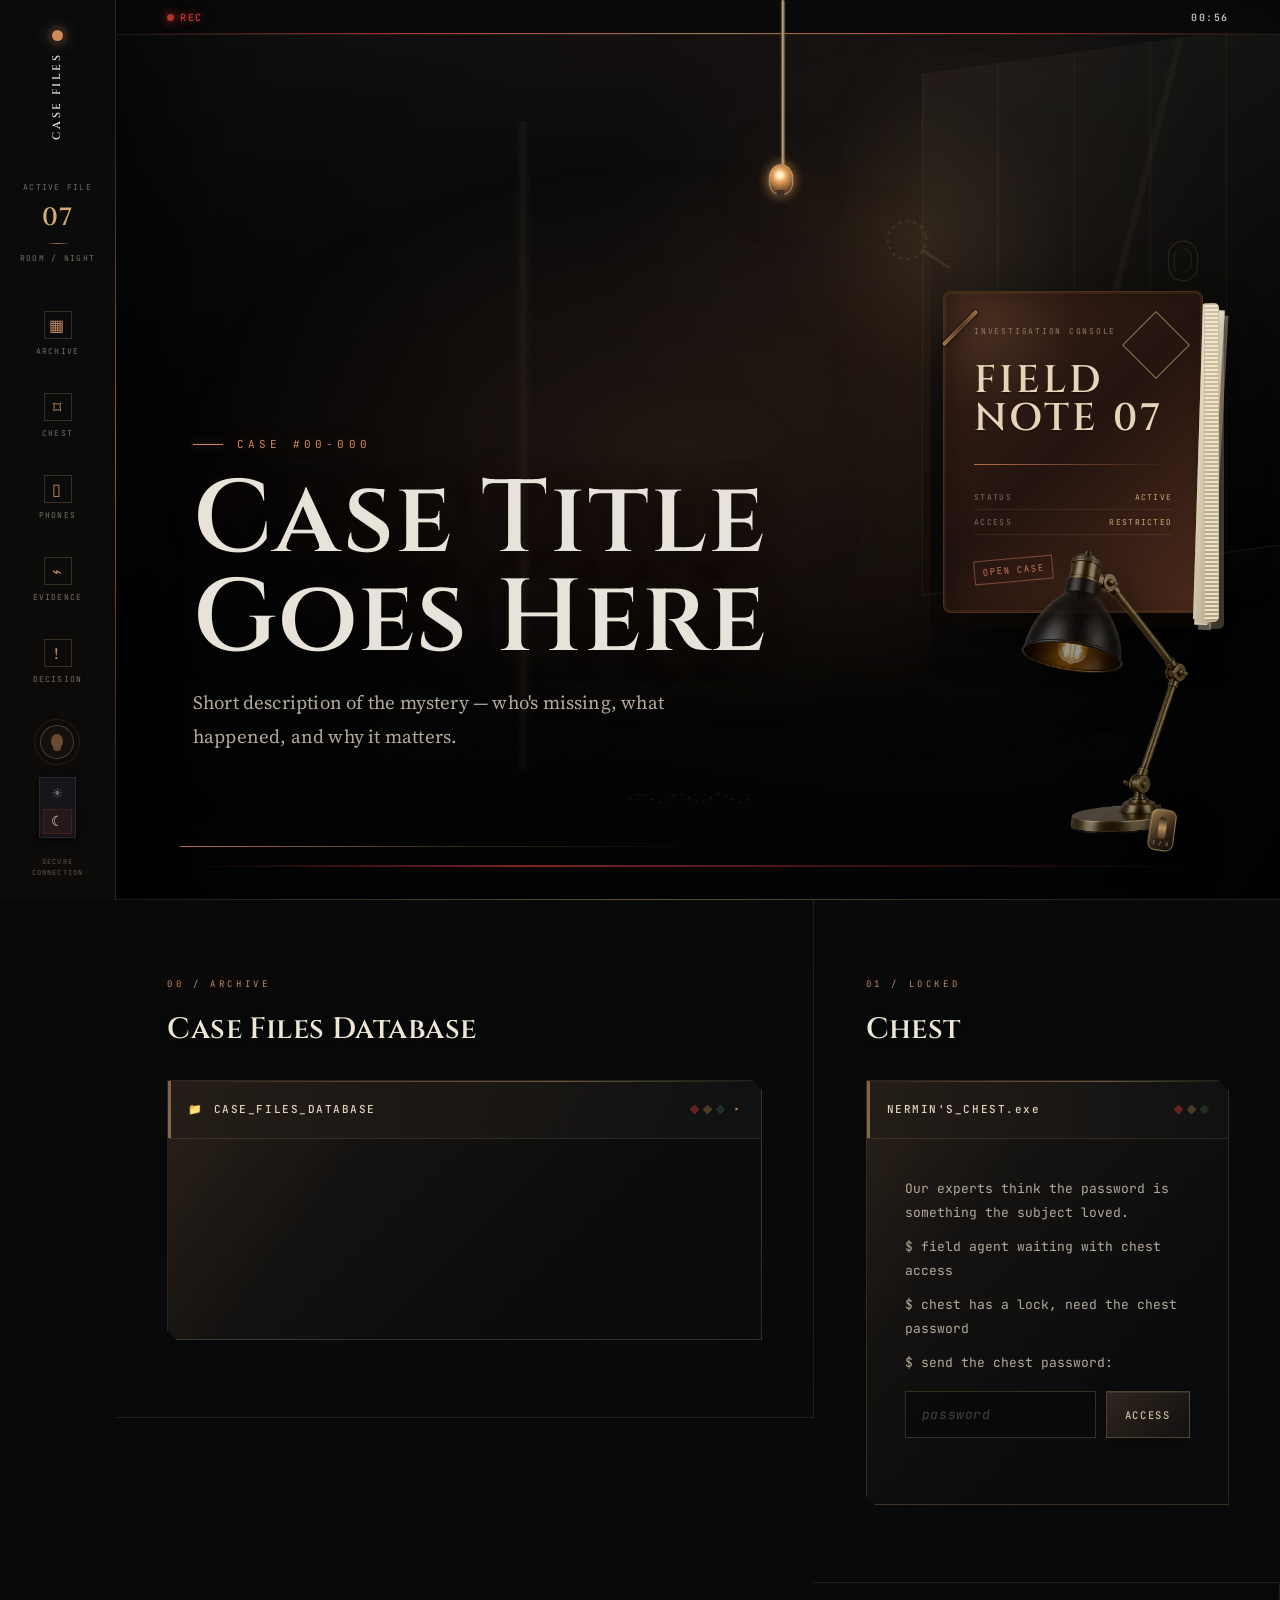
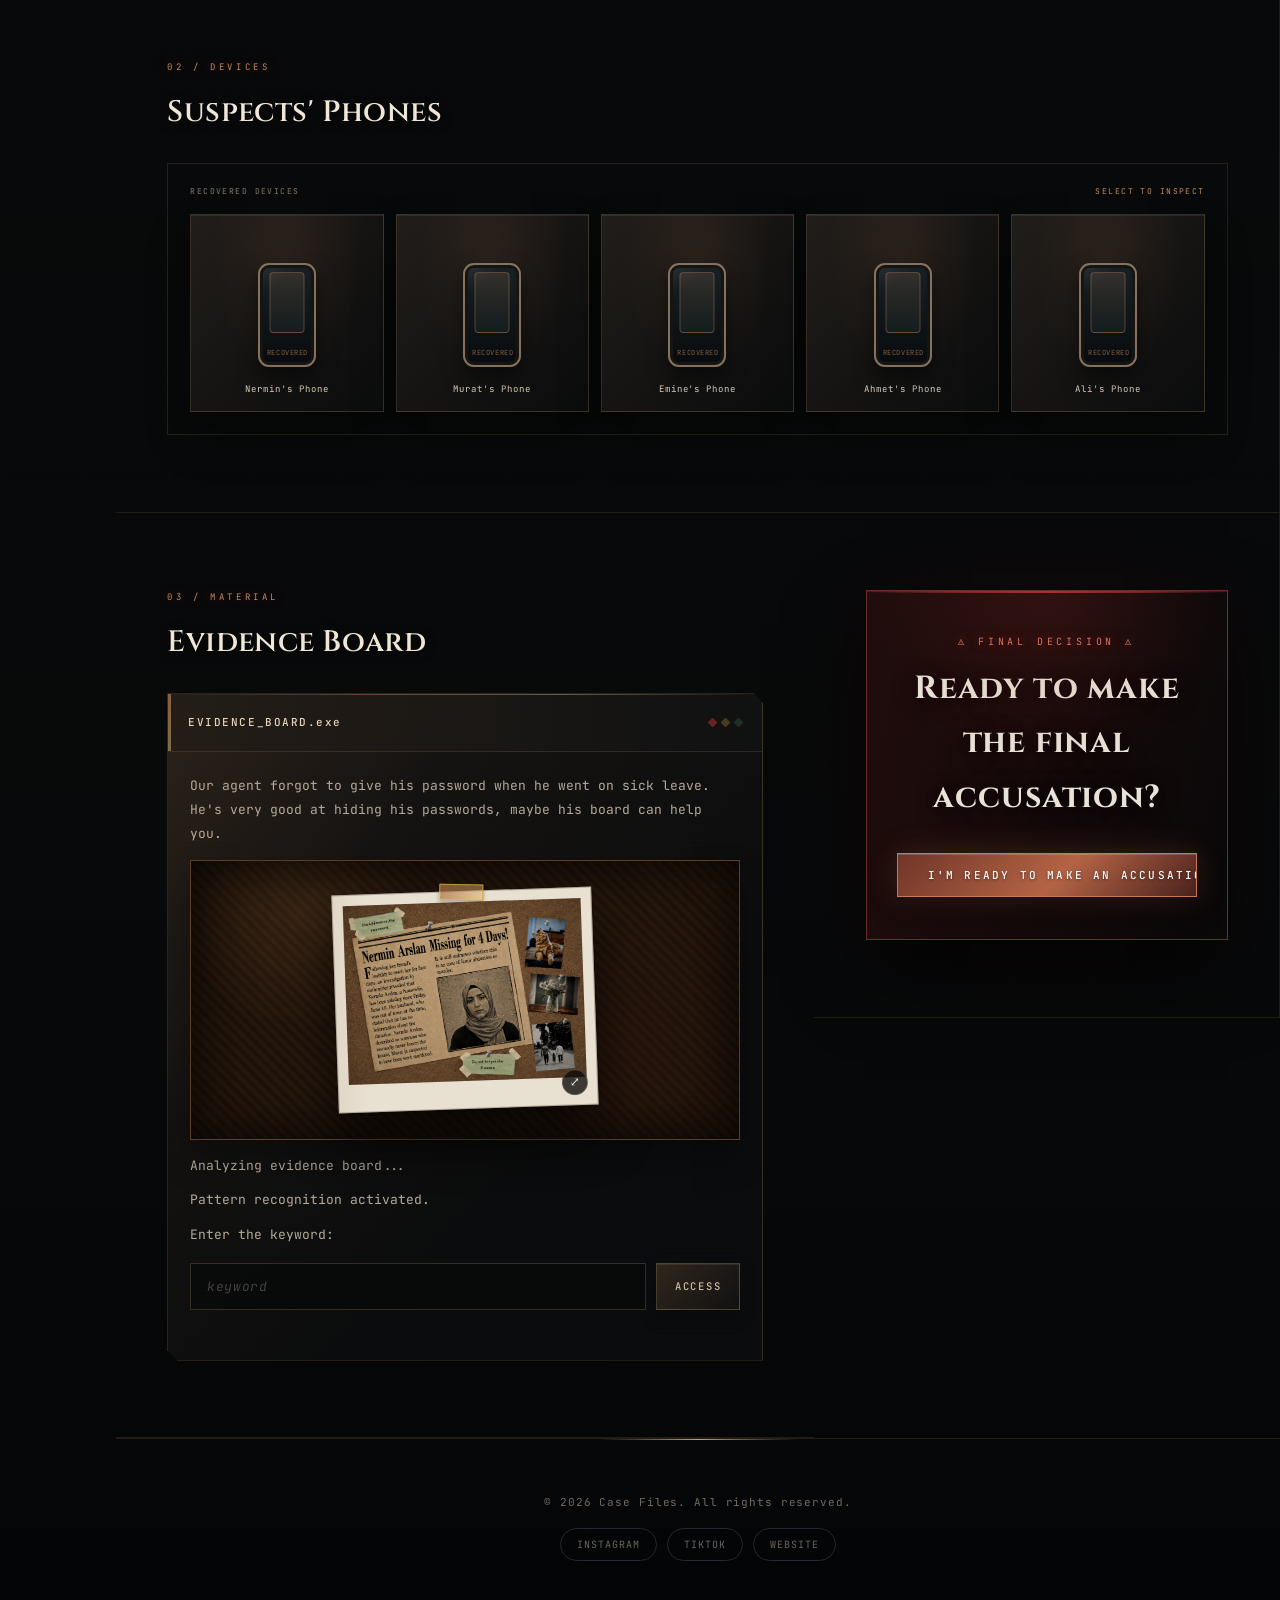
<file: final2(1).html>
<!DOCTYPE html>
<html lang="en">
<head>
<meta charset="UTF-8">
<meta name="viewport" content="width=device-width, initial-scale=1.0">
<title>CASE FILE — Interactive Investigation</title>
<link rel="icon" type="image/svg+xml" href="data:image/svg+xml,%3Csvg xmlns='http://www.w3.org/2000/svg' viewBox='0 0 64 64'%3E%3Crect width='64' height='64' rx='14' fill='%23060708'/%3E%3Cpath d='M18 12h28v40H18z' fill='%23a72e2a'/%3E%3Cpath d='M23 20h18M23 28h18M23 36h13' stroke='%23f3eee5' stroke-width='4' stroke-linecap='round'/%3E%3Ccircle cx='45' cy='45' r='7' fill='%23d1ad5a'/%3E%3Cpath d='M42 45h6M45 42v6' stroke='%23060708' stroke-width='2'/%3E%3C/svg%3E">
<link rel="preconnect" href="https://fonts.googleapis.com">
<link rel="preconnect" href="https://fonts.gstatic.com" crossorigin>
<link href="https://fonts.googleapis.com/css2?family=JetBrains+Mono:ital,wght@0,300;0,400;0,500;0,700;1,400&family=Cinzel:wght@400;600;700;900&family=Source+Serif+4:ital,opsz,wght@0,8..60,300;0,8..60,400;0,8..60,600;1,8..60,300;1,8..60,400&display=swap" rel="stylesheet">
<style>
/* ============================================================
   All content lives in the DATA object near the bottom of the
   script. Wallpapers are set there too (DATA.phones[i].wallpaper
   = "path/to/image.jpg") — there is no in-page upload control.
============================================================ */

/* ============================================================
   ENHANCED CSS VARIABLES — AAA DETECTIVE SYSTEM
============================================================ */
:root{
  /* Core palette */
  --bg:#060708;
  --bg2:#0c0e10;
  --panel:#0f1114;
  --panel2:#141619;
  --panel3:#1a1d21;

  /* Text */
  --ink:#d4cfc3;
  --ink2:#e8e3d8;
  --dim:#6b6660;
  --dim2:#8a8480;

  /* Lines & borders */
  --line:#252830;
  --line2:#2e3238;
  --line-glow:rgba(139,52,38,0.35);

  /* Accent system */
  --accent:#7a1c1c;
  --accent2:#b5342f;
  --accent3:#c94040;
  --accent-glow:rgba(181,52,47,0.18);
  --accent-glow2:rgba(181,52,47,0.08);

  /* Gold highlights */
  --gold:#9c7c3a;
  --gold2:#b8943f;
  --gold-dim:#5a4820;
  --gold-glow:rgba(156,124,58,0.2);

  /* Status */
  --ok:#5a8a4a;
  --ok2:#7aad62;

  /* Blue tones */
  --blue:#1e3a5f;
  --blue2:#2a4f7a;
  --blue-glow:rgba(42,79,122,0.2);

  /* Fonts */
  --mono:'JetBrains Mono','Courier New',monospace;
  --serif:'Source Serif 4',Georgia,serif;
  --display:'Cinzel','Georgia',serif;

  /* Radii */
  --r:3px;
  --r2:6px;

  /* Shadows */
  --shadow-sm:0 2px 8px rgba(0,0,0,0.5);
  --shadow-md:0 8px 24px rgba(0,0,0,0.6), 0 2px 6px rgba(0,0,0,0.4);
  --shadow-lg:0 20px 50px rgba(0,0,0,0.8), 0 4px 12px rgba(0,0,0,0.5);
  --shadow-red:0 0 20px rgba(181,52,47,0.25), 0 0 60px rgba(181,52,47,0.08);
  --shadow-gold:0 0 20px rgba(156,124,58,0.2), 0 0 50px rgba(156,124,58,0.07);
}

/* ============================================================
   RESET & BASE
============================================================ */
*, *::before, *::after { box-sizing: border-box; }

html { scroll-behavior: smooth; }

body {
  margin: 0;
  background: var(--bg);
  color: var(--ink);
  font-family: var(--serif);
  line-height: 1.7;
  overflow-x: hidden;
  cursor: auto;
}

/* Custom cursor */
#cursor-dot {
  position: fixed;
  left: 0;
  top: 0;
  width: 6px;
  height: 6px;
  border-radius: 50%;
  background: var(--accent2);
  box-shadow: 0 0 10px var(--accent2), 0 0 20px rgba(181,52,47,0.5);
  pointer-events: none;
  z-index: 9999;
  transform: translate3d(-50%, -50%, 0);
  transition: transform 0.05s ease, opacity 0.2s ease;
  will-change: transform;
}
#cursor-ring {
  position: fixed;
  left: 0;
  top: 0;
  width: 28px;
  height: 28px;
  border-radius: 50%;
  border: 1px solid rgba(181,52,47,0.5);
  pointer-events: none;
  z-index: 9998;
  transform: translate3d(-50%, -50%, 0);
  transition: transform 0.12s ease, width 0.2s ease, height 0.2s ease, border-color 0.2s ease, opacity 0.2s ease;
  will-change: transform;
}

button { font-family: inherit; cursor: pointer; }
a { cursor: pointer; }

::selection { background: var(--accent); color: #fff; }

@media (prefers-reduced-motion: reduce) {
  html { scroll-behavior: auto; }
  * {
    animation-duration: .001ms !important;
    animation-iteration-count: 1 !important;
    transition-duration: .001ms !important;
  }
}

/* ============================================================
   BACKGROUND — ATMOSPHERIC LAYERS
============================================================ */

/* Ambient canvas (particles + fog) */
#ambient-canvas {
  position: fixed;
  inset: 0;
  pointer-events: none;
  z-index: 0;
  opacity: 0.7;
}

/* Body background */
body::before {
  content: "";
  position: fixed;
  inset: 0;
  background:
    radial-gradient(ellipse 80% 50% at 50% -10%, rgba(80,15,15,0.25) 0%, transparent 60%),
    radial-gradient(ellipse 60% 40% at 85% 80%, rgba(20,35,60,0.2) 0%, transparent 55%),
    radial-gradient(ellipse 50% 30% at 15% 60%, rgba(10,20,40,0.15) 0%, transparent 50%),
    var(--bg);
  z-index: 0;
  pointer-events: none;
}

/* Vignette overlay */
body::after {
  content: "";
  position: fixed;
  inset: 0;
  background: radial-gradient(ellipse at center, transparent 40%, rgba(0,0,0,0.7) 100%);
  z-index: 1;
  pointer-events: none;
}

/* Film grain */
.grain {
  position: fixed;
  inset: 0;
  pointer-events: none;
  z-index: 10;
  opacity: .055;
  mix-blend-mode: overlay;
  background-image: url("data:image/svg+xml,%3Csvg xmlns='http://www.w3.org/2000/svg' width='200' height='200'%3E%3Cfilter id='n'%3E%3CfeTurbulence type='fractalNoise' baseFrequency='0.75' numOctaves='4' stitchTiles='stitch'/%3E%3C/filter%3E%3Crect width='100%25' height='100%25' filter='url(%23n)'/%3E%3C/svg%3E");
  animation: grainShift 0.12s steps(1) infinite;
}
@keyframes grainShift {
  0%   { transform: translate(0,0); }
  20%  { transform: translate(-1px,1px); }
  40%  { transform: translate(2px,-1px); }
  60%  { transform: translate(-1px,2px); }
  80%  { transform: translate(1px,-1px); }
  100% { transform: translate(0,0); }
}

/* Global scanline overlay */
.scanline-bg {
  position: fixed;
  inset: 0;
  pointer-events: none;
  z-index: 9;
  background: repeating-linear-gradient(
    0deg,
    transparent,
    transparent 2px,
    rgba(0,0,0,0.025) 2px,
    rgba(0,0,0,0.025) 4px
  );
}

/* z-index stacking for content */
header, .hero, section, footer, .modal-overlay, .phone-overlay { position: relative; z-index: 20; }

/* ============================================================
   LIVE STRIP — TOP BAR
============================================================ */
.live-strip {
  display: flex;
  align-items: center;
  gap: 16px;
  padding: 7px 24px;
  background: rgba(4,5,6,0.98);
  border-bottom: 1px solid var(--line);
  font-family: var(--mono);
  font-size: 10px;
  letter-spacing: .12em;
  color: var(--dim);
  position: relative;
  z-index: 50;
  overflow: hidden;
}

.live-strip::after {
  content: "";
  position: absolute;
  bottom: 0;
  left: 0;
  right: 0;
  height: 1px;
  background: linear-gradient(90deg, transparent, var(--accent2), var(--gold), var(--accent2), transparent);
  animation: borderSlide 4s linear infinite;
}
@keyframes borderSlide {
  from { transform: translateX(-100%); }
  to   { transform: translateX(100%); }
}

.rec {
  display: flex;
  align-items: center;
  gap: 6px;
  color: var(--accent2);
  flex-shrink: 0;
  font-weight: 700;
  letter-spacing: .15em;
  text-shadow: 0 0 8px rgba(181,52,47,0.8);
}
.rec-dot {
  width: 7px;
  height: 7px;
  border-radius: 50%;
  background: var(--accent2);
  box-shadow: 0 0 8px var(--accent2), 0 0 16px rgba(181,52,47,0.5);
  animation: recBlink 1.1s steps(1,end) infinite;
}
@keyframes recBlink { 0%,49%{opacity:1;} 50%,100%{opacity:.1;} }

.ticker {
  flex: 1;
  overflow: hidden;
  white-space: nowrap;
  -webkit-mask-image: linear-gradient(90deg, transparent, #000 6%, #000 94%, transparent);
  mask-image: linear-gradient(90deg, transparent, #000 6%, #000 94%, transparent);
}
.ticker-track {
  display: inline-block;
  white-space: nowrap;
  padding-left: 100%;
  animation: tickerScroll 28s linear infinite;
  color: var(--dim2);
}
@keyframes tickerScroll { from{transform:translateX(0);} to{transform:translateX(-50%);} }

.live-clock {
  flex-shrink: 0;
  color: var(--ink);
  font-weight: 500;
  letter-spacing: .15em;
}

/* ============================================================
   HEADER
============================================================ */
header {
  position: sticky;
  top: 0;
  z-index: 60;
  display: flex;
  align-items: center;
  justify-content: space-between;
  padding: 16px 28px;
  background: rgba(6,7,8,0.92);
  backdrop-filter: blur(20px) saturate(0.8);
  -webkit-backdrop-filter: blur(20px) saturate(0.8);
  border-bottom: 1px solid var(--line);
  font-family: var(--mono);
  font-size: 11px;
  letter-spacing: .1em;
  flex-wrap: wrap;
  gap: 12px;
  box-shadow: 0 1px 0 rgba(181,52,47,0.1), 0 4px 20px rgba(0,0,0,0.6);
  transition: box-shadow 0.3s ease;
}
header::before {
  content: "";
  position: absolute;
  bottom: 0;
  left: 0;
  right: 0;
  height: 1px;
  background: linear-gradient(90deg, transparent 0%, var(--line) 20%, rgba(181,52,47,0.3) 50%, var(--line) 80%, transparent 100%);
}

header .brand {
  display: flex;
  align-items: center;
  gap: 12px;
  text-transform: uppercase;
  font-family: var(--display);
  font-size: 13px;
  letter-spacing: .25em;
  font-weight: 700;
  color: var(--ink2);
  text-shadow: 0 0 20px rgba(181,52,47,0.3);
}
header .brand .dot {
  width: 8px;
  height: 8px;
  border-radius: 50%;
  background: var(--accent2);
  box-shadow: 0 0 8px var(--accent2), 0 0 20px rgba(181,52,47,0.6), 0 0 40px rgba(181,52,47,0.2);
  animation: pulse 2.5s ease-in-out infinite;
  flex-shrink: 0;
}
@keyframes pulse {
  0%,100% { opacity: 1; box-shadow: 0 0 8px var(--accent2), 0 0 20px rgba(181,52,47,0.6), 0 0 40px rgba(181,52,47,0.2); }
  50% { opacity: 0.4; box-shadow: 0 0 4px var(--accent2), 0 0 8px rgba(181,52,47,0.3); }
}

header nav {
  display: flex;
  gap: 6px;
  color: var(--dim);
  text-transform: uppercase;
  flex-wrap: wrap;
  letter-spacing: .12em;
}
header nav a {
  text-decoration: none;
  color: var(--dim2);
  opacity: 0.9;
  padding: 6px 12px;
  border: 1px solid transparent;
  border-radius: var(--r);
  transition: all 0.25s ease;
  position: relative;
  overflow: hidden;
}
header nav a::before {
  content: "";
  position: absolute;
  inset: 0;
  background: rgba(181,52,47,0.05);
  opacity: 0;
  transition: opacity 0.25s ease;
}
header nav a:hover {
  opacity: 1;
  color: var(--gold2);
  border-color: rgba(181,52,47,0.3);
  text-shadow: 0 0 10px rgba(181,52,47,0.4);
}
header nav a:hover::before { opacity: 1; }

/* ============================================================
   HERO SECTION
============================================================ */
.hero {
  max-width: 1100px;
  margin: 0 auto;
  padding: 80px 28px 50px;
  text-align: center;
  position: relative;
  overflow: hidden;
}

/* Atmospheric top glow */
.hero::before {
  content: "";
  position: absolute;
  top: -60px;
  left: 50%;
  transform: translateX(-50%);
  width: 700px;
  max-width: 140vw;
  height: 400px;
  background: radial-gradient(ellipse at center, rgba(181,52,47,0.14) 0%, rgba(100,20,20,0.06) 40%, transparent 70%);
  pointer-events: none;
  z-index: -1;
  animation: lampFlicker 6s ease-in-out infinite;
}
/* Gold accent glow bottom */
.hero::after {
  content: "";
  position: absolute;
  bottom: -20px;
  left: 50%;
  transform: translateX(-50%);
  width: 400px;
  max-width: 80vw;
  height: 2px;
  background: linear-gradient(90deg, transparent, var(--gold-dim), var(--gold), var(--gold-dim), transparent);
  animation: goldPulse 4s ease-in-out infinite;
}
@keyframes goldPulse {
  0%,100% { opacity: 0.4; }
  50% { opacity: 1; }
}
@keyframes lampFlicker {
  0%,100% { opacity: 0.8; }
  42% { opacity: 1; }
  45% { opacity: 0.6; }
  48% { opacity: 1; }
  52% { opacity: 0.7; }
  58% { opacity: 1; }
}

/* Decorative doodles — enhanced */
.doodle {
  position: absolute;
  color: var(--dim);
  opacity: .25;
  pointer-events: none;
  animation: doodleFloat 7s ease-in-out infinite;
  filter: drop-shadow(0 0 4px rgba(181,52,47,0.2));
}
.doodle-glass { width:56px; top:14%; left:8%; transform:rotate(-12deg); animation-delay:.2s; }
.doodle-print { width:40px; top:18%; right:9%; opacity:.18; animation-delay:1.1s; }
.doodle-stitch { width:140px; bottom:10%; left:50%; transform:translateX(-50%); opacity:.15; animation-delay:.6s; }
.doodle-q {
  position: absolute;
  top: 58%;
  right: 13%;
  font-family: var(--display);
  font-style: italic;
  font-size: 2.2rem;
  color: var(--accent2);
  opacity: .12;
  animation: doodleFloat 5.5s ease-in-out infinite .4s;
  text-shadow: 0 0 20px rgba(181,52,47,0.5);
}
@keyframes doodleFloat {
  0%,100% { transform: translateY(0); }
  50% { transform: translateY(-10px); }
}
.doodle-glass.doodle { transform-origin: center; }

/* Hero scanline sweep */
.scanline {
  position: absolute;
  left: 0;
  right: 0;
  height: 2px;
  background: linear-gradient(90deg, transparent, rgba(181,52,47,0.7), rgba(181,52,47,0.3), transparent);
  animation: scanSweep 8s linear infinite;
  pointer-events: none;
  filter: blur(0.5px);
}
@keyframes scanSweep {
  0% { top:0%; opacity:0; }
  5% { opacity:1; }
  92% { opacity:0.8; }
  100% { top:100%; opacity:0; }
}

@media(max-width:700px){ .doodle{display:none;} }

.hero .eyebrow {
  font-family: var(--mono);
  font-size: 11px;
  letter-spacing: .3em;
  text-transform: uppercase;
  color: var(--accent2);
  margin-bottom: 18px;
  text-shadow: 0 0 15px rgba(181,52,47,0.6);
  animation: eyebrowGlow 3s ease-in-out infinite;
}
@keyframes eyebrowGlow {
  0%,100% { text-shadow: 0 0 10px rgba(181,52,47,0.4); }
  50% { text-shadow: 0 0 20px rgba(181,52,47,0.8), 0 0 40px rgba(181,52,47,0.3); }
}

.hero h1 {
  font-family: var(--display);
  font-size: clamp(1.8rem, 5vw, 3.2rem);
  font-weight: 700;
  margin: 0 0 18px;
  color: var(--ink2);
  letter-spacing: .05em;
  line-height: 1.2;
  text-shadow: 0 2px 20px rgba(0,0,0,0.8), 0 0 40px rgba(181,52,47,0.1);
  animation: heroReveal 1.2s ease forwards;
}
@keyframes heroReveal {
  from { opacity:0; transform: translateY(20px); filter: blur(3px); }
  to   { opacity:1; transform: translateY(0); filter: blur(0); }
}

.hero p {
  color: var(--dim2);
  max-width: 540px;
  margin: 0 auto;
  font-size: 1rem;
  line-height: 1.75;
  letter-spacing: .01em;
  animation: heroReveal 1.4s ease forwards;
}

/* ============================================================
   SECTIONS
============================================================ */
section {
  max-width: 1000px;
  margin: 0 auto;
  padding: 60px 28px;
}

.reveal-on-scroll {
  opacity: 0;
  transform: translateY(28px);
  transition: opacity .9s cubic-bezier(0.16,1,0.3,1), transform .9s cubic-bezier(0.16,1,0.3,1);
}
.reveal-on-scroll.in-view {
  opacity: 1;
  transform: translateY(0);
}

/* Section headers */
.section-head {
  margin-bottom: 28px;
  position: relative;
  padding-left: 24px;
}
.section-head::before {
  content: "";
  position: absolute;
  left: 0;
  top: 6px;
  width: 10px;
  height: 10px;
  border-radius: 50%;
  background: var(--accent2);
  box-shadow: 0 0 10px rgba(181,52,47,0.8), 0 0 25px rgba(181,52,47,0.4), 0 0 50px rgba(181,52,47,0.15);
  animation: dotGlow 2.5s ease-in-out infinite;
}
@keyframes dotGlow {
  0%,100% { box-shadow: 0 0 10px rgba(181,52,47,0.8), 0 0 25px rgba(181,52,47,0.4); }
  50% { box-shadow: 0 0 6px rgba(181,52,47,0.5), 0 0 12px rgba(181,52,47,0.2); }
}
.section-head::after {
  content: "";
  position: absolute;
  left: 4px;
  top: 18px;
  width: 0;
  height: 52px;
  border-left: 1px solid var(--line);
}

.section-head .tag {
  font-family: var(--mono);
  font-size: 10px;
  letter-spacing: .3em;
  text-transform: uppercase;
  color: var(--accent2);
  display: block;
  margin-bottom: 8px;
  text-shadow: 0 0 10px rgba(181,52,47,0.5);
}
.section-head h2 {
  margin: 0;
  font-family: var(--display);
  font-size: clamp(1.2rem, 2.8vw, 1.7rem);
  font-weight: 600;
  color: var(--ink2);
  letter-spacing: .06em;
  text-shadow: 0 2px 10px rgba(0,0,0,0.6);
}

/* ============================================================
   PANEL / TERMINAL BLOCKS
============================================================ */
.panel {
  background: linear-gradient(135deg, rgba(15,17,20,0.95) 0%, rgba(12,14,16,0.98) 100%);
  border: 1px solid var(--line);
  border-radius: var(--r2);
  overflow: hidden;
  margin-bottom: 20px;
  box-shadow:
    0 24px 48px -16px rgba(0,0,0,0.8),
    0 0 0 1px rgba(255,255,255,0.02),
    inset 0 1px 0 rgba(255,255,255,0.04);
  position: relative;
  transition: border-color 0.4s ease, box-shadow 0.4s ease;
}
.panel::before {
  content: "";
  position: absolute;
  inset: 0;
  border-radius: inherit;
  background: linear-gradient(135deg, rgba(181,52,47,0.03) 0%, transparent 50%);
  pointer-events: none;
  opacity: 0;
  transition: opacity 0.4s ease;
}
.panel:hover {
  border-color: var(--line2);
  box-shadow:
    0 24px 48px -12px rgba(0,0,0,0.9),
    0 0 0 1px rgba(255,255,255,0.03),
    0 0 30px rgba(181,52,47,0.06),
    inset 0 1px 0 rgba(255,255,255,0.05);
}
.panel:hover::before { opacity: 1; }

/* Animated top border on panel */
.panel::after {
  content: "";
  position: absolute;
  top: 0;
  left: 0;
  right: 0;
  height: 1px;
  background: linear-gradient(90deg, transparent, rgba(181,52,47,0.4), rgba(156,124,58,0.3), rgba(181,52,47,0.4), transparent);
  animation: panelBorder 5s ease-in-out infinite;
  opacity: 0.6;
}
@keyframes panelBorder {
  0%,100% { opacity: 0.4; }
  50% { opacity: 1; }
}

.panel .bar {
  display: flex;
  align-items: center;
  justify-content: space-between;
  padding: 11px 16px;
  background: linear-gradient(90deg, rgba(18,20,24,0.9), rgba(22,24,28,0.9));
  border-bottom: 1px solid var(--line);
  font-family: var(--mono);
  font-size: 11px;
  color: var(--dim);
  letter-spacing: .08em;
  position: relative;
  overflow: hidden;
}
.panel .bar::before {
  content: "";
  position: absolute;
  left: 0;
  top: 0;
  bottom: 0;
  width: 2px;
  background: linear-gradient(180deg, var(--accent2), var(--gold));
  opacity: 0.6;
}
.panel .bar .file { color: var(--ink); font-weight: 500; }
.panel .dots3 { display: flex; gap: 6px; }
.panel .dots3 i {
  width: 8px;
  height: 8px;
  border-radius: 50%;
  background: var(--line2);
}
.panel .dots3 i:nth-child(1) { background: rgba(181,52,47,0.5); }
.panel .dots3 i:nth-child(2) { background: rgba(156,124,58,0.4); }
.panel .dots3 i:nth-child(3) { background: rgba(60,90,60,0.4); }

.panel-body {
  padding: 20px;
  font-family: var(--mono);
  font-size: 13px;
  color: var(--dim2);
}
.panel-body p {
  margin: 0 0 10px;
  line-height: 1.7;
}

/* ============================================================
   FOLDER TOGGLE — DATABASE
============================================================ */
.folder-toggle {
  width: 100%;
  border: none;
  margin: 0;
  cursor: pointer;
  font: inherit;
  text-align: left;
  -webkit-appearance: none;
  appearance: none;
  background: transparent;
  transition: background 0.2s ease;
}
.folder-toggle:hover {
  background: rgba(181,52,47,0.04) !important;
}
.folder-toggle .file {
  display: flex;
  align-items: center;
  gap: 10px;
  color: var(--ink);
  font-weight: 500;
  letter-spacing: .08em;
  text-transform: uppercase;
}
.chev {
  display: inline-block;
  transition: transform .3s cubic-bezier(0.34,1.56,0.64,1);
  color: var(--accent2);
  font-size: 10px;
}
.chev.open { transform: rotate(90deg); }
.db-collapse { max-height: 0; overflow: hidden; transition: max-height .4s ease; }
.db-collapse.open { max-height: 3000px; transition: max-height .6s ease; }

/* Database rows */
.db-row {
  padding: 16px 20px;
  border-bottom: 1px solid var(--line);
  transition: background 0.2s ease;
  position: relative;
}
.db-row::before {
  content: "";
  position: absolute;
  left: 0;
  top: 0;
  bottom: 0;
  width: 2px;
  background: transparent;
  transition: background 0.3s ease;
}
.db-row:last-child { border-bottom: none; }
.db-row:hover::before { background: rgba(181,52,47,0.4); }
.db-row:hover { background: rgba(181,52,47,0.02); }

.db-row .db-top {
  display: flex;
  justify-content: space-between;
  align-items: center;
  flex-wrap: wrap;
  gap: 12px;
}
.db-row .db-file {
  font-family: var(--mono);
  font-size: 11px;
  color: var(--dim);
  text-transform: uppercase;
  letter-spacing: .08em;
}
.db-row .db-file b { color: var(--ink); font-weight: 500; }
.db-row .db-meta {
  font-family: var(--mono);
  font-size: 10px;
  color: var(--dim);
  margin-top: 5px;
  letter-spacing: .06em;
}
.db-actions { display: flex; gap: 8px; }
.db-reveal {
  margin-top: 12px;
  padding-top: 12px;
  border-top: 1px dashed rgba(58,53,44,0.5);
  font-size: .9rem;
  color: var(--ink);
  display: none;
  line-height: 1.6;
}
.db-reveal.show {
  display: block;
  animation: fadeSlide .3s cubic-bezier(0.16,1,0.3,1);
}
.db-reveal .lbl {
  font-family: var(--mono);
  font-size: 9px;
  letter-spacing: .2em;
  text-transform: uppercase;
  color: var(--accent2);
  margin-bottom: 6px;
  display: block;
  text-shadow: 0 0 8px rgba(181,52,47,0.4);
}

/* ============================================================
   INPUTS
============================================================ */
.row {
  display: flex;
  gap: 10px;
  margin-top: 16px;
  flex-wrap: wrap;
}

.row input[type=text] {
  flex: 1;
  min-width: 160px;
  background: rgba(8,9,11,0.9);
  border: 1px solid var(--line2);
  color: var(--ink2);
  font-family: var(--mono);
  font-size: 13px;
  padding: 11px 14px;
  border-radius: var(--r);
  outline: none;
  transition: border-color 0.25s ease, box-shadow 0.25s ease, background 0.25s ease;
  letter-spacing: .05em;
}
.row input[type=text]::placeholder {
  color: var(--dim);
  font-style: italic;
  opacity: 0.6;
  transition: opacity 0.3s ease;
}
.row input[type=text]:focus::placeholder { opacity: 0.3; }
.row input[type=text]:focus {
  border-color: var(--accent2);
  background: rgba(10,11,14,0.95);
  box-shadow:
    0 0 0 1px rgba(181,52,47,0.2),
    0 0 15px rgba(181,52,47,0.12),
    inset 0 1px 0 rgba(255,255,255,0.03);
}

/* ============================================================
   BUTTONS — PREMIUM REDESIGN
============================================================ */
.btn {
  position: relative;
  border: 1px solid var(--line2);
  background: linear-gradient(135deg, rgba(22,24,28,0.9) 0%, rgba(16,18,22,0.95) 100%);
  color: var(--dim2);
  font-family: var(--mono);
  font-size: 10.5px;
  font-weight: 500;
  letter-spacing: .12em;
  text-transform: uppercase;
  padding: 11px 18px;
  border-radius: var(--r);
  cursor: pointer;
  overflow: hidden;
  transition:
    border-color .2s ease,
    color .2s ease,
    transform .15s cubic-bezier(0.34,1.56,0.64,1),
    box-shadow .2s ease,
    background .2s ease;
  outline: none;
  white-space: nowrap;
}

/* Shine sweep */
.btn::before {
  content: "";
  position: absolute;
  top: 0;
  left: -100%;
  width: 60%;
  height: 100%;
  background: linear-gradient(90deg, transparent, rgba(255,255,255,0.05), transparent);
  transform: skewX(-15deg);
  transition: none;
  pointer-events: none;
}
/* Bottom accent line */
.btn::after {
  content: "";
  position: absolute;
  bottom: 0;
  left: 50%;
  transform: translateX(-50%);
  width: 0;
  height: 1px;
  background: linear-gradient(90deg, transparent, var(--accent2), transparent);
  transition: width .3s ease;
  pointer-events: none;
}

.btn:hover {
  border-color: rgba(181,52,47,0.5);
  color: var(--ink2);
  background: linear-gradient(135deg, rgba(30,20,20,0.95) 0%, rgba(22,16,16,0.98) 100%);
  box-shadow:
    0 0 0 1px rgba(181,52,47,0.15),
    0 0 20px rgba(181,52,47,0.1),
    0 4px 12px rgba(0,0,0,0.5),
    inset 0 1px 0 rgba(255,255,255,0.04);
  transform: translateY(-1px);
}
.btn:hover::before {
  left: 140%;
  transition: left .5s ease;
}
.btn:hover::after { width: 80%; }

.btn:active {
  transform: translateY(0) scale(.98);
  box-shadow:
    0 0 0 1px rgba(181,52,47,0.2),
    0 2px 6px rgba(0,0,0,0.4),
    inset 0 1px 3px rgba(0,0,0,0.3);
}

.btn:focus-visible {
  outline: 2px solid rgba(181,52,47,0.5);
  outline-offset: 2px;
}

.btn.ghost {
  background: transparent;
  border-color: rgba(255,255,255,0.08);
}

/* BIG BUTTON — Accusation CTA */
.btn.big {
  background: linear-gradient(135deg, var(--accent) 0%, rgba(181,52,47,0.85) 50%, rgba(120,30,30,0.95) 100%);
  border-color: var(--accent2);
  color: #fff;
  padding: 14px 30px;
  font-size: 11px;
  letter-spacing: .2em;
  box-shadow:
    0 0 20px rgba(181,52,47,0.25),
    0 0 60px rgba(181,52,47,0.08),
    0 4px 16px rgba(0,0,0,0.5),
    inset 0 1px 0 rgba(255,255,255,0.1);
  text-shadow: 0 1px 3px rgba(0,0,0,0.5);
}
.btn.big:hover {
  background: linear-gradient(135deg, var(--accent2) 0%, var(--accent3) 50%, var(--accent) 100%);
  border-color: var(--accent3);
  box-shadow:
    0 0 30px rgba(181,52,47,0.4),
    0 0 80px rgba(181,52,47,0.15),
    0 8px 24px rgba(0,0,0,0.6),
    inset 0 1px 0 rgba(255,255,255,0.15);
  transform: translateY(-2px);
  color: #fff;
}
.btn.big:active { transform: translateY(0) scale(.98); }

/* Ripple effect container */
.btn .ripple {
  position: absolute;
  border-radius: 50%;
  background: rgba(181,52,47,0.3);
  transform: scale(0);
  animation: rippleAnim .5s ease-out forwards;
  pointer-events: none;
}
@keyframes rippleAnim {
  to { transform: scale(3); opacity: 0; }
}

/* ============================================================
   FEEDBACK MESSAGES
============================================================ */
.feedback {
  margin-top: 10px;
  font-size: 11px;
  min-height: 18px;
  font-family: var(--mono);
  letter-spacing: .06em;
}
.feedback.ok {
  color: var(--ok2);
  animation: fadeSlide .3s ease;
  text-shadow: 0 0 8px rgba(90,138,74,0.5);
}
.feedback.err {
  color: var(--accent2);
  animation: shake .4s cubic-bezier(0.36,0.07,0.19,0.97);
  text-shadow: 0 0 8px rgba(181,52,47,0.6);
}
@keyframes shake {
  0%,100% { transform: translateX(0); }
  20% { transform: translateX(-5px); }
  40% { transform: translateX(5px); }
  60% { transform: translateX(-3px); }
  80% { transform: translateX(3px); }
}

.reveal {
  margin-top: 16px;
  border-top: 1px dashed rgba(58,53,44,0.4);
  padding-top: 16px;
  display: none;
}
.reveal.show { display: block; animation: fadeSlide .4s cubic-bezier(0.16,1,0.3,1); }
.reveal img {
  width: 100%;
  border-radius: var(--r);
  border: 1px solid var(--line);
  display: block;
  box-shadow: var(--shadow-lg);
}
@keyframes fadeSlide {
  from { opacity:0; transform:translateY(-8px); filter:blur(2px); }
  to   { opacity:1; transform:translateY(0); filter:blur(0); }
}

/* ============================================================
   PHONE BLOCK TILES
============================================================ */
.block-grid {
  display: grid;
  grid-template-columns: repeat(auto-fill, minmax(130px, 1fr));
  gap: 14px;
}

.block-tile {
  background: linear-gradient(145deg, rgba(16,18,22,0.95) 0%, rgba(12,14,17,0.98) 100%);
  border: 1px solid var(--line);
  border-radius: var(--r2);
  padding: 24px 12px;
  text-align: center;
  cursor: pointer;
  transition:
    border-color .25s ease,
    transform .25s cubic-bezier(0.34,1.56,0.64,1),
    box-shadow .25s ease,
    background .25s ease;
  position: relative;
  overflow: hidden;
}
.block-tile::before {
  content: "";
  position: absolute;
  inset: 0;
  background: linear-gradient(135deg, rgba(181,52,47,0.05) 0%, transparent 60%);
  opacity: 0;
  transition: opacity .25s ease;
}
.block-tile::after {
  content: "";
  position: absolute;
  top: 0;
  left: 0;
  right: 0;
  height: 1px;
  background: linear-gradient(90deg, transparent, rgba(181,52,47,0.4), transparent);
  opacity: 0;
  transition: opacity .25s ease;
}
.block-tile:hover {
  border-color: rgba(181,52,47,0.4);
  transform: translateY(-4px) scale(1.01);
  box-shadow:
    0 16px 32px -12px rgba(0,0,0,0.8),
    0 0 20px rgba(181,52,47,0.1),
    inset 0 1px 0 rgba(255,255,255,0.04);
  background: linear-gradient(145deg, rgba(22,18,18,0.95) 0%, rgba(16,12,12,0.98) 100%);
}
.block-tile:hover::before { opacity: 1; }
.block-tile:hover::after { opacity: 1; }
.block-tile:active { transform: translateY(-2px) scale(1.005); }

.block-tile .icon {
  width: 22px;
  height: 38px;
  margin: 0 auto 14px;
  border: 1.5px solid var(--dim);
  border-radius: 5px;
  position: relative;
  transition: border-color .25s ease, box-shadow .25s ease;
}
.block-tile:hover .icon {
  border-color: rgba(181,52,47,0.6);
  box-shadow: 0 0 10px rgba(181,52,47,0.2), inset 0 0 8px rgba(181,52,47,0.05);
}
.block-tile .icon::before {
  content: "";
  position: absolute;
  bottom: 4px;
  left: 50%;
  transform: translateX(-50%);
  width: 8px;
  height: 8px;
  border: 1.5px solid var(--dim);
  border-radius: 50%;
  transition: border-color .25s ease;
}
.block-tile:hover .icon::before { border-color: rgba(181,52,47,0.6); }
.block-tile .nm {
  font-family: var(--mono);
  font-size: 10.5px;
  letter-spacing: .06em;
  color: var(--ink);
  transition: color .25s ease;
}
.block-tile:hover .nm { color: var(--ink2); }

/* ============================================================
   MOBILE STATUS BAR
============================================================ */
.mstatus {
  display: flex;
  align-items: center;
  justify-content: space-between;
  padding: 7px 46px 2px 14px;
  font-family: var(--mono);
  font-size: 11px;
  color: #efece4;
  position: relative;
  z-index: 3;
  flex-shrink: 0;
}
.mstatus .micons { display: flex; align-items: center; gap: 5px; }
.mstatus svg { display: block; }
.batt { display: inline-flex; align-items: center; gap: 2px; }
.batt .body { width: 19px; height: 10px; border: 1px solid #efece4; border-radius: 2px; position: relative; padding: 1px; }
.batt .body i { display: block; height: 100%; background: #efece4; border-radius: 1px; }
.batt .nub { width: 2px; height: 4px; background: #efece4; border-radius: 0 1px 1px 0; }

/* ============================================================
   PHONE OVERLAY
============================================================ */
.phone-overlay {
  position: fixed;
  inset: 0;
  background: rgba(0,0,0,0.88);
  z-index: 210;
  display: none;
  align-items: center;
  justify-content: center;
  padding: 16px;
  backdrop-filter: blur(8px);
  -webkit-backdrop-filter: blur(8px);
}
.phone-overlay.show { display: flex; animation: overlayFade .22s ease; }

.phone-shell {
  width: min(320px, 88vw);
  height: min(650px, 80vh);
  height: min(650px, 80dvh);
  background: #080a0c;
  border-radius: 32px;
  border: 6px solid #1a1d21;
  box-shadow:
    0 40px 80px -20px rgba(0,0,0,0.95),
    0 0 0 1px rgba(255,255,255,0.04),
    0 0 60px rgba(181,52,47,0.08);
  display: flex;
  flex-direction: column;
  overflow: hidden;
  position: relative;
  animation: modalPop .28s cubic-bezier(0.34,1.56,0.64,1);
}
.phone-shell .notch {
  position: absolute;
  top: 7px;
  left: 50%;
  transform: translateX(-50%);
  width: 30%;
  height: 16px;
  background: #080a0c;
  border-radius: 10px;
  z-index: 5;
}
.phone-close {
  position: absolute;
  top: 11px;
  right: 11px;
  width: 28px;
  height: 28px;
  border-radius: 50%;
  background: rgba(0,0,0,0.6);
  border: 1px solid rgba(255,255,255,0.2);
  color: #efece4;
  font-size: 13px;
  line-height: 1;
  display: flex;
  align-items: center;
  justify-content: center;
  cursor: pointer;
  z-index: 20;
  padding: 0;
  transition: border-color .2s ease, background .2s ease, box-shadow .2s ease;
}
.phone-close:hover {
  border-color: var(--accent2);
  background: rgba(181,52,47,0.15);
  box-shadow: 0 0 10px rgba(181,52,47,0.3);
}

.pv { display: none; flex-direction: column; flex: 1; overflow: hidden; background: #0d0f12; position: relative; }
.pv.active { display: flex; }

/* Lock view */
.pv-lock {
  align-items: center;
  justify-content: space-between;
  padding-bottom: 24px;
  background-color: #1a1c20;
  background-size: cover;
  background-position: center;
}
.pv-lock::before {
  content: "";
  position: absolute;
  inset: 0;
  background: linear-gradient(180deg, rgba(0,0,0,0.35), rgba(0,0,0,0.1) 30%, rgba(0,0,0,0.7));
  z-index: 0;
}
.pv-lock > * { position: relative; z-index: 1; }
.lock-clock {
  font-family: var(--mono);
  font-weight: 600;
  font-size: 2.4rem;
  margin-top: 22px;
  letter-spacing: -.01em;
}
.lock-name {
  font-family: var(--mono);
  font-size: 10px;
  letter-spacing: .15em;
  text-transform: uppercase;
  color: #efece4;
  opacity: .8;
  margin-top: 3px;
}
.lock-dots { display: flex; gap: 10px; margin: 18px 0 8px; }
.lock-dots i {
  width: 12px;
  height: 12px;
  border-radius: 50%;
  border: 1.5px solid rgba(255,255,255,0.5);
  display: block;
  transition: all 0.15s ease;
}
.lock-dots i.filled {
  background: #efece4;
  border-color: #efece4;
  box-shadow: 0 0 8px rgba(239,236,228,0.6);
}
.lock-err {
  font-family: var(--mono);
  font-size: 10px;
  color: #e2726b;
  height: 14px;
  text-shadow: 0 0 8px rgba(226,114,107,0.5);
}
.keypad {
  display: grid;
  grid-template-columns: repeat(3, 1fr);
  gap: 10px;
  padding: 0 28px;
  width: 100%;
  margin-top: 4px;
}
.keypad button {
  aspect-ratio: 1;
  border-radius: 50%;
  border: 1px solid rgba(255,255,255,0.25);
  background: rgba(255,255,255,0.05);
  color: #efece4;
  font-family: var(--mono);
  font-size: 16px;
  cursor: pointer;
  transition: background .15s ease, transform .1s ease;
  backdrop-filter: blur(4px);
}
.keypad button:active {
  background: rgba(255,255,255,0.18);
  transform: scale(0.94);
}
.keypad button.ghost { visibility: hidden; cursor: default; }

/* Contacts list view */
.pv-contacts { padding: 0 10px 10px; overflow-y: auto; }
.pv-contacts .vhead {
  font-family: var(--mono);
  font-size: 10px;
  letter-spacing: .1em;
  text-transform: uppercase;
  color: var(--dim);
  padding: 12px 4px 8px;
}
.contact-row {
  display: flex;
  align-items: center;
  gap: 10px;
  padding: 10px 6px;
  border-bottom: 1px solid rgba(35,38,42,0.8);
  cursor: pointer;
  transition: background 0.15s ease;
  border-radius: 4px;
}
.contact-row:hover { background: rgba(181,52,47,0.06); }
.contact-row .av {
  width: 30px;
  height: 30px;
  border-radius: 50%;
  background: linear-gradient(135deg, var(--panel2), var(--panel3));
  flex-shrink: 0;
  border: 1px solid var(--line);
}
.contact-row .nm { font-size: 12px; color: var(--ink); }
.contact-row .pv-txt { font-size: 10px; color: var(--dim); }

/* Chat view */
.pv-chat {}
.chat-head {
  display: flex;
  align-items: center;
  gap: 10px;
  padding: 10px 14px;
  border-bottom: 1px solid rgba(35,38,42,0.8);
  font-family: var(--mono);
  font-size: 11px;
  color: var(--ink);
  flex-shrink: 0;
  background: rgba(12,14,18,0.8);
}
.chat-head button {
  background: none;
  border: none;
  color: var(--accent2);
  cursor: pointer;
  font-size: 16px;
  transition: color .2s ease;
}
.chat-head button:hover { color: var(--accent3); }

.chat-body {
  flex: 1;
  overflow-y: auto;
  padding: 12px;
  display: flex;
  flex-direction: column;
  gap: 8px;
  scrollbar-width: thin;
  scrollbar-color: var(--line2) transparent;
}

.msg {
  max-width: 82%;
  padding: 8px 12px;
  border-radius: 12px;
  font-size: 10.5px;
  line-height: 1.5;
  animation: pop .2s cubic-bezier(0.34,1.56,0.64,1);
}
@keyframes pop { from{opacity:0;transform:translateY(6px) scale(.96);} to{opacity:1;transform:translateY(0) scale(1);} }
.msg.them {
  background: linear-gradient(135deg, rgba(22,24,28,0.95), rgba(18,20,24,0.95));
  align-self: flex-start;
  border-bottom-left-radius: 3px;
  border: 1px solid var(--line);
  color: var(--ink);
}
.msg.you {
  background: linear-gradient(135deg, var(--accent), rgba(140,30,30,0.95));
  color: #fff;
  align-self: flex-end;
  border-bottom-right-radius: 3px;
  box-shadow: 0 0 12px rgba(181,52,47,0.2);
}
.msg .ts {
  display: block;
  font-size: 10px;
  font-weight: 400;
  opacity: .82;
  margin-top: 5px;
  font-family: var(--mono);
  letter-spacing: .02em;
  line-height: 1.2;
}

/* Messenger-style timestamps: time only, kept visually lighter than message text. */
body:not(.light-theme) .msg .ts {
  color: #f1eee8;
  opacity: .78;
  font-weight: 400;
}

/* WhatsApp-style date separators inside suspect-phone chats. */
.chat-date-separator {
  align-self: center;
  margin: 6px 0 4px;
  padding: 4px 9px;
  border-radius: 999px;
  background: rgba(90,88,82,.72);
  color: #f3f0e9;
  font-family: var(--mono);
  font-size: 8.5px;
  font-weight: 400;
  letter-spacing: .04em;
  line-height: 1.2;
  box-shadow: 0 1px 4px rgba(0,0,0,.16);
}

.offline-note {
  text-align: center;
  font-family: var(--mono);
  font-size: 9.5px;
  color: var(--dim);
  padding: 8px 0 2px;
  opacity: 0.6;
}

.typing {
  align-self: flex-start;
  background: linear-gradient(135deg, rgba(22,24,28,0.95), rgba(18,20,24,0.95));
  border: 1px solid var(--line);
  border-radius: 12px;
  border-bottom-left-radius: 3px;
  padding: 10px 14px;
  display: flex;
  gap: 5px;
}
.typing i {
  width: 5px;
  height: 5px;
  border-radius: 50%;
  background: var(--dim);
  animation: tbounce 1.1s ease-in-out infinite;
}
.typing i:nth-child(2) { animation-delay: .15s; }
.typing i:nth-child(3) { animation-delay: .3s; }
@keyframes tbounce { 0%,60%,100%{transform:translateY(0);opacity:.4;} 30%{transform:translateY(-5px);opacity:1;} }

.send-options {
  border-top: 1px solid rgba(35,38,42,0.8);
  padding: 10px;
  display: flex;
  flex-direction: column;
  gap: 8px;
  flex-shrink: 0;
  background: rgba(10,12,15,0.9);
}
.send-opt {
  display: flex;
  justify-content: space-between;
  align-items: center;
  gap: 8px;
  background: rgba(16,18,22,0.9);
  border: 1px solid var(--line);
  border-radius: var(--r);
  padding: 9px 12px;
  font-size: 11px;
  color: var(--ink);
  transition: border-color .2s ease;
}
.send-opt:hover { border-color: var(--line2); }
.send-opt button { flex-shrink: 0; }
.sent-note {
  font-family: var(--mono);
  font-size: 9.5px;
  color: var(--dim);
  text-align: center;
  padding: 6px;
}

/* ============================================================
   EVIDENCE CORKBOARD
============================================================ */
.corkboard {
  background:
    repeating-linear-gradient(45deg, #1a1008, #1a1008 4px, #1e1309 4px, #1e1309 8px),
    linear-gradient(135deg, #1c1108, #241508);
  border: 1px solid rgba(58,45,28,0.6);
  border-radius: var(--r2);
  padding: 24px;
  display: flex;
  justify-content: center;
  margin: 14px 0;
  box-shadow: inset 0 2px 8px rgba(0,0,0,0.5);
  position: relative;
}
.corkboard::before {
  content: "";
  position: absolute;
  inset: 0;
  border-radius: inherit;
  box-shadow: inset 0 0 40px rgba(0,0,0,0.4);
  pointer-events: none;
}

.pinned-photo {
  position: relative;
  background: linear-gradient(145deg, #ede8db, #e5e0d2);
  padding: 10px 10px 26px;
  width: min(240px, 80%);
  box-shadow:
    0 20px 40px -10px rgba(0,0,0,0.8),
    0 0 0 1px rgba(0,0,0,0.2),
    2px 3px 10px rgba(0,0,0,0.5);
  transform: rotate(-2deg);
  transition: transform 0.3s ease, box-shadow 0.3s ease;
}
.pinned-photo:hover {
  transform: rotate(-1deg) scale(1.02);
  box-shadow:
    0 30px 60px -15px rgba(0,0,0,0.9),
    0 0 0 1px rgba(0,0,0,0.2),
    4px 6px 20px rgba(0,0,0,0.6);
}
.pinned-photo::before {
  content: "";
  position: absolute;
  top: -8px;
  left: 50%;
  transform: translateX(-50%) rotate(3deg);
  width: 44px;
  height: 16px;
  background: rgba(224,196,60,0.45);
  border: 1px solid rgba(224,196,60,0.6);
  box-shadow: 0 2px 4px rgba(0,0,0,0.3);
}
.pinned-photo img {
  width: 100%;
  display: block;
  filter: sepia(.15) contrast(1.04) brightness(0.97);
}
.pinned-photo .ph-placeholder {
  aspect-ratio: 4/3;
  display: flex;
  align-items: center;
  justify-content: center;
  background: linear-gradient(135deg, #ccc8b8, #d5d0c0);
  color: #6b6656;
  font-family: var(--mono);
  font-size: 10px;
  text-align: center;
  padding: 14px;
}
.expand-btn {
  position: absolute;
  bottom: 9px;
  right: 9px;
  width: 26px;
  height: 26px;
  border-radius: 50%;
  background: rgba(15,12,10,0.8);
  border: 1px solid rgba(255,255,255,0.2);
  color: #efece4;
  cursor: pointer;
  font-size: 12px;
  display: flex;
  align-items: center;
  justify-content: center;
  transition: transform .2s ease, background .2s ease, box-shadow .2s ease;
}
.expand-btn:hover {
  background: var(--accent);
  transform: scale(1.12);
  box-shadow: 0 0 10px rgba(181,52,47,0.5);
}

/* ============================================================
   LIGHTBOX
============================================================ */
.lightbox { flex-direction: column; gap: 16px; }
.lightbox img {
  max-width: min(640px, 90vw);
  max-height: 80vh;
  border-radius: var(--r2);
  box-shadow:
    0 40px 80px -20px rgba(0,0,0,0.9),
    0 0 0 1px rgba(255,255,255,0.06),
    0 0 60px rgba(181,52,47,0.08);
  opacity: 0;
  transform: scale(.92);
  animation: lbIn .3s cubic-bezier(0.34,1.56,0.64,1) forwards;
}
.lightbox-close {
  position: fixed;
  top: 20px;
  right: 24px;
  width: 40px;
  height: 40px;
  border-radius: 50%;
  background: rgba(0,0,0,0.7);
  border: 1px solid rgba(255,255,255,0.2);
  color: #efece4;
  font-size: 15px;
  cursor: pointer;
  z-index: 2;
  display: flex;
  align-items: center;
  justify-content: center;
  transition: border-color .2s ease, background .2s ease;
}
.lightbox-close:hover {
  border-color: var(--accent2);
  background: rgba(181,52,47,0.2);
}
@keyframes lbIn { from{opacity:0;transform:scale(.92);} to{opacity:1;transform:scale(1);} }

/* ============================================================
   EVIDENCE MAIL
============================================================ */
.mail-card {
  background: linear-gradient(135deg, rgba(14,16,20,0.95), rgba(10,12,15,0.98));
  border: 1px solid var(--line2);
  border-radius: var(--r);
  padding: 14px 16px;
  margin-top: 12px;
  position: relative;
  overflow: hidden;
  transition: border-color .2s ease;
}
.mail-card::before {
  content: "";
  position: absolute;
  left: 0;
  top: 0;
  bottom: 0;
  width: 2px;
  background: linear-gradient(180deg, var(--gold), var(--gold-dim));
  opacity: 0.5;
}
.mail-card:hover { border-color: var(--line2); }
.mail-card .from { font-size: 11px; color: var(--gold2); margin-bottom: 8px; font-family: var(--mono); letter-spacing: .05em; }
.mail-card .body { font-size: 12px; color: var(--dim2); line-height: 1.65; }
.mail-card .mail-img {
  display: block;
  width: 100%;
  max-height: 260px;
  object-fit: cover;
  border-radius: var(--r);
  margin-top: 12px;
  cursor: pointer;
  filter: sepia(.1) contrast(1.03) brightness(0.97);
  transition: filter .2s ease;
}
.mail-card .mail-img:hover { filter: sepia(0) contrast(1.05) brightness(1.02); }

/* ============================================================
   ACCUSATION CTA
============================================================ */
.accuse-cta {
  background:
    linear-gradient(180deg, rgba(20,8,8,0.98) 0%, rgba(12,6,6,0.99) 100%);
  border: 1px solid rgba(139,30,30,0.5);
  border-radius: var(--r2);
  padding: 48px 36px;
  text-align: center;
  position: relative;
  overflow: hidden;
  box-shadow:
    0 0 0 1px rgba(181,52,47,0.1),
    0 30px 60px rgba(0,0,0,0.8),
    inset 0 1px 0 rgba(181,52,47,0.1),
    0 0 80px rgba(181,52,47,0.06);
}
.accuse-cta::before {
  content: "";
  position: absolute;
  inset: 0;
  background:
    radial-gradient(ellipse 80% 50% at 50% 0%, rgba(181,52,47,0.12) 0%, transparent 60%),
    radial-gradient(ellipse 50% 30% at 50% 100%, rgba(100,20,20,0.15) 0%, transparent 60%);
  pointer-events: none;
}
/* Animated corner accents */
.accuse-cta::after {
  content: "";
  position: absolute;
  top: 0;
  left: 0;
  right: 0;
  height: 2px;
  background: linear-gradient(90deg, transparent, rgba(181,52,47,0.6), rgba(181,52,47,0.9), rgba(181,52,47,0.6), transparent);
  animation: accuseBorder 3s ease-in-out infinite;
}
@keyframes accuseBorder {
  0%,100% { opacity: 0.5; }
  50% { opacity: 1; }
}

.accuse-cta .warn {
  font-family: var(--mono);
  font-size: 10px;
  letter-spacing: .3em;
  color: var(--accent2);
  text-transform: uppercase;
  text-shadow: 0 0 12px rgba(181,52,47,0.7), 0 0 30px rgba(181,52,47,0.3);
  animation: warnPulse 2s ease-in-out infinite;
}
@keyframes warnPulse {
  0%,100% { text-shadow: 0 0 10px rgba(181,52,47,0.6), 0 0 25px rgba(181,52,47,0.25); }
  50% { text-shadow: 0 0 20px rgba(181,52,47,0.9), 0 0 50px rgba(181,52,47,0.4); }
}
.accuse-cta h2 {
  margin: 12px 0 28px;
  font-family: var(--display);
  font-size: clamp(1.3rem, 3vw, 1.9rem);
  color: var(--ink2);
  letter-spacing: .06em;
  text-shadow: 0 2px 20px rgba(0,0,0,0.8), 0 0 30px rgba(181,52,47,0.08);
}

/* ============================================================
   MODALS & OVERLAYS
============================================================ */
.modal-overlay {
  position: fixed;
  inset: 0;
  background: rgba(0,0,0,0.75);
  z-index: 200;
  display: none;
  align-items: center;
  justify-content: center;
  padding: 20px;
  backdrop-filter: blur(6px);
  -webkit-backdrop-filter: blur(6px);
}
.modal-overlay.show { display: flex; animation: overlayFade .22s ease; }

.confirm-box {
  background: linear-gradient(145deg, rgba(14,16,20,0.98), rgba(10,12,15,0.99));
  border: 1px solid var(--line2);
  border-radius: var(--r2);
  max-width: 360px;
  text-align: center;
  padding: 32px 28px;
  animation: modalPop .3s cubic-bezier(0.34,1.56,0.64,1);
  box-shadow:
    0 40px 80px rgba(0,0,0,0.8),
    0 0 0 1px rgba(255,255,255,0.04),
    0 0 40px rgba(181,52,47,0.06);
  position: relative;
  overflow: hidden;
}
.confirm-box::before {
  content: "";
  position: absolute;
  top: 0; left: 0; right: 0;
  height: 1px;
  background: linear-gradient(90deg, transparent, rgba(181,52,47,0.5), rgba(156,124,58,0.3), rgba(181,52,47,0.5), transparent);
}
.confirm-box p {
  font-size: .95rem;
  color: var(--dim2);
  margin: 0 0 22px;
  line-height: 1.65;
}
.confirm-actions { display: flex; gap: 12px; justify-content: center; }

@keyframes overlayFade { from{opacity:0;} to{opacity:1;} }
@keyframes modalPop { from{opacity:0;transform:scale(.9) translateY(12px);} to{opacity:1;transform:scale(1) translateY(0);} }

/* ============================================================
   FOOTER
============================================================ */
footer {
  text-align: center;
  padding: 60px 28px 80px;
  font-family: var(--mono);
  font-size: 11px;
  color: var(--dim);
  letter-spacing: .08em;
  position: relative;
}
footer::before {
  content: "";
  position: absolute;
  top: 0;
  left: 50%;
  transform: translateX(-50%);
  width: 200px;
  height: 1px;
  background: linear-gradient(90deg, transparent, var(--line2), transparent);
}
footer .social { display: flex; justify-content: center; gap: 10px; margin-top: 16px; flex-wrap: wrap; }
footer .social a {
  text-decoration: none;
  color: var(--dim);
  border: 1px solid var(--line);
  padding: 7px 16px;
  border-radius: 20px;
  transition: color .2s ease, border-color .2s ease, box-shadow .2s ease, background .2s ease;
  letter-spacing: .1em;
  text-transform: uppercase;
  font-size: 10px;
}
footer .social a:hover {
  color: var(--ink);
  border-color: rgba(181,52,47,0.4);
  box-shadow: 0 0 12px rgba(181,52,47,0.12);
  background: rgba(181,52,47,0.06);
}

/* ============================================================
   SCROLLBAR
============================================================ */
::-webkit-scrollbar { width: 4px; }
::-webkit-scrollbar-track { background: var(--bg); }
::-webkit-scrollbar-thumb { background: var(--line2); border-radius: 2px; }
::-webkit-scrollbar-thumb:hover { background: rgba(181,52,47,0.4); }

/* ============================================================
   PERFORMANCE MODE — keeps the full visual design, but reduces only
   the most expensive live effects on weaker devices. No content/data
   or core UI styling is removed.
============================================================ */
body.performance-lite #ambient-canvas { opacity: .58; }
body.performance-lite header {
  backdrop-filter: none;
  -webkit-backdrop-filter: none;
  background: rgba(6,7,8,.97);
}
body.performance-lite .phone-overlay,
body.performance-lite .modal-overlay {
  backdrop-filter: none;
  -webkit-backdrop-filter: none;
}
body.performance-lite .phone-overlay { background: rgba(0,0,0,.92); }
body.performance-lite .doodle { animation-duration: 12s; }
body.performance-lite .scanline { animation-duration: 14s; }
body.performance-lite .hero::before { animation-duration: 10s; }
body.performance-lite .hero .eyebrow { animation-duration: 6s; }
body.performance-lite .panel::after { animation-duration: 9s; }
body.performance-lite .panel:hover {
  box-shadow:
    0 18px 36px -12px rgba(0,0,0,.78),
    0 0 0 1px rgba(255,255,255,.025),
    0 0 20px rgba(181,52,47,.045),
    inset 0 1px 0 rgba(255,255,255,.04);
}
body.performance-lite .phone-shell {
  box-shadow:
    0 28px 55px -18px rgba(0,0,0,.88),
    0 0 0 1px rgba(255,255,255,.035),
    0 0 35px rgba(181,52,47,.06);
}
body.performance-lite .keypad button { backdrop-filter: none; -webkit-backdrop-filter: none; }


/* ============================================================
   MEGA POLISH — VISUAL DEPTH WITHOUT TOUCHING DATA
============================================================ */
header nav a{
  color:var(--ink2);
  background:linear-gradient(180deg,rgba(255,255,255,.018),transparent);
  box-shadow:inset 0 0 0 1px rgba(255,255,255,.015);
}
header nav a:hover{
  color:var(--ink2);
  background:linear-gradient(135deg,rgba(181,52,47,.14),rgba(156,124,58,.06));
  border-color:rgba(181,52,47,.38);
  box-shadow:0 0 18px rgba(181,52,47,.10),inset 0 1px 0 rgba(255,255,255,.05);
}
body.light-theme header nav a{color:#302d28;background:transparent;}
body.light-theme header nav a:hover{
  color:#11100e !important;
  background:#fff !important;
  border-color:rgba(167,46,42,.38);
  text-shadow:none;
  box-shadow:0 6px 18px rgba(30,27,22,.12),inset 0 0 0 1px rgba(167,46,42,.08);
}
body.light-theme .panel .bar:hover,
body.light-theme .panel .bar:hover *{color:#11100e !important;}
body.light-theme .panel .bar:hover{
  background:#fff !important;
  border-color:rgba(167,46,42,.38);
  box-shadow:0 8px 24px rgba(30,27,22,.12),inset 0 -1px 0 rgba(167,46,42,.14);
}
body.light-theme .panel .bar:hover .dots3 i{background:#11100e !important;}
body.light-theme .panel .bar:hover .chev{color:#a72e2a !important;}

/* Richer panels: same structure, more depth */
.panel{
  box-shadow:0 18px 45px rgba(0,0,0,.30),0 0 0 1px rgba(255,255,255,.025),inset 0 1px 0 rgba(255,255,255,.025);
}
.panel:hover{box-shadow:0 24px 60px rgba(0,0,0,.42),0 0 0 1px rgba(181,52,47,.10),0 0 34px rgba(181,52,47,.06),inset 0 1px 0 rgba(255,255,255,.035);}
.panel .bar{position:relative;overflow:hidden;}
.panel .bar::after{content:"";position:absolute;inset:0;pointer-events:none;background:linear-gradient(90deg,transparent,rgba(255,255,255,.035),transparent);transform:translateX(-100%);transition:transform .7s ease;}
.panel .bar:hover::after{transform:translateX(100%);}
.btn{position:relative;overflow:hidden;transition:transform .18s ease,box-shadow .22s ease,filter .22s ease;}
.btn::after{content:"";position:absolute;top:0;bottom:0;left:-45%;width:28%;background:linear-gradient(90deg,transparent,rgba(255,255,255,.20),transparent);transform:skewX(-18deg);transition:left .55s ease;}
.btn:hover{transform:translateY(-1px);filter:brightness(1.06);box-shadow:0 8px 20px rgba(181,52,47,.16);}
.btn:hover::after{left:125%;}

/* Confirmation modal variant for database access */
#dbConfirmModal .confirm-box{max-width:420px;}
#dbConfirmModal .db-confirm-icon{font-family:var(--mono);font-size:11px;letter-spacing:.18em;color:var(--accent2);margin-bottom:12px;text-transform:uppercase;}
#dbConfirmModal .confirm-box strong{color:var(--ink2);}

@media (prefers-reduced-motion: reduce){
  .panel .bar::after,.btn::after{transition:none;}
}

/* Lightweight mode keeps the visual language while reducing only GPU-heavy effects. */
body.performance-lite .panel,body.performance-lite .panel:hover{box-shadow:0 14px 30px rgba(0,0,0,.30),0 0 0 1px rgba(181,52,47,.06);}
body.performance-lite .panel .bar::after,body.performance-lite .btn::after{display:none;}

/* ============================================================
   RESPONSIVE
============================================================ */
@media(max-width:600px){
  header nav { gap: 4px; font-size: 10px; }
  header { padding: 13px 16px; }
  section { padding: 48px 16px; }
  .db-actions { width: 100%; }
  .db-actions .btn { flex: 1; }
  .accuse-cta { padding: 32px 20px; }
  .panel-body { padding: 14px; }
  .hero { padding: 60px 16px 40px; }
}
@media(max-width:400px){
  .block-grid { grid-template-columns: repeat(auto-fill, minmax(100px, 1fr)); }
}

/* ============================================================
   ENTRANCE ANIMATIONS
============================================================ */
@keyframes slideInLeft {
  from { opacity:0; transform:translateX(-20px); }
  to   { opacity:1; transform:translateX(0); }
}
@keyframes slideInRight {
  from { opacity:0; transform:translateX(20px); }
  to   { opacity:1; transform:translateX(0); }
}
@keyframes fadeInUp {
  from { opacity:0; transform:translateY(16px); filter:blur(2px); }
  to   { opacity:1; transform:translateY(0); filter:blur(0); }
}

.live-strip { animation: slideInLeft 0.5s ease; }
header .brand { animation: slideInLeft 0.6s ease .1s both; }
header nav { animation: slideInRight 0.6s ease .1s both; }

/* ============================================================
   APPEARANCE THEME — CURRENT DESIGN IS DARK MODE
   Light mode changes only visual colors; layout/animations stay intact.
============================================================ */
body.light-theme{
  --bg:#f3f1ec;
  --bg2:#e9e6df;
  --panel:#ffffff;
  --panel2:#f7f5f0;
  --panel3:#ece9e2;
  --ink:#25231f;
  --ink2:#15130f;
  --dim:#716c63;
  --dim2:#5f5a52;
  --line:#d7d2c8;
  --line2:#c7c1b6;
  --line-glow:rgba(139,52,38,0.22);
  --accent:#7a1c1c;
  --accent2:#a72e2a;
  --accent3:#bd3939;
  --accent-glow:rgba(167,46,42,0.12);
  --accent-glow2:rgba(167,46,42,0.06);
  --gold:#8b6b2d;
  --gold2:#a27c31;
  --gold-dim:#b8a77d;
  --gold-glow:rgba(139,107,45,0.14);
  --ok:#47733c;
  --ok2:#5d914d;
  --blue:#31577f;
  --blue2:#4776a5;
  --blue-glow:rgba(49,87,127,0.12);
  --shadow-sm:0 2px 8px rgba(30,27,22,0.12);
  --shadow-md:0 8px 24px rgba(30,27,22,0.14),0 2px 6px rgba(30,27,22,0.08);
  --shadow-lg:0 20px 50px rgba(30,27,22,0.18),0 4px 12px rgba(30,27,22,0.08);
  --shadow-red:0 0 20px rgba(167,46,42,0.13),0 0 60px rgba(167,46,42,0.05);
  --shadow-gold:0 0 20px rgba(139,107,45,0.12),0 0 50px rgba(139,107,45,0.04);
}
body.light-theme::before{
  background:
    radial-gradient(ellipse 80% 50% at 50% -10%,rgba(122,28,28,0.08) 0%,transparent 60%),
    radial-gradient(ellipse 60% 40% at 85% 80%,rgba(20,35,60,0.06) 0%,transparent 55%),
    radial-gradient(ellipse 50% 30% at 15% 60%,rgba(10,20,40,0.04) 0%,transparent 50%),
    var(--bg);
}
body.light-theme::after{background:radial-gradient(ellipse at center,transparent 40%,rgba(70,65,58,0.10) 100%)}
body.light-theme .live-strip{background:rgba(248,247,243,0.98)}
body.light-theme header{background:rgba(248,247,243,0.92);box-shadow:0 1px 0 rgba(167,46,42,0.08),0 4px 20px rgba(30,27,22,0.10)}
body.light-theme .pv{background:#f0eee9}
body.light-theme .batt .body i,
body.light-theme .batt .nub{background:#302e29}
body.light-theme .grain{opacity:.025;mix-blend-mode:multiply}
body.light-theme .scanline-bg{background:repeating-linear-gradient(0deg,transparent,transparent 2px,rgba(0,0,0,0.012) 2px,rgba(0,0,0,0.012) 4px)}
body.light-theme .theme-toggle{color:var(--dim2)}
body.light-theme .theme-toggle .theme-light{background:rgba(139,107,45,0.12);color:var(--ink2);border-color:rgba(139,107,45,0.28)}

/* Theme control */
.theme-toggle{display:flex;align-items:center;gap:3px;margin-left:4px;padding:2px;border:1px solid var(--line);border-radius:999px;background:var(--panel2);box-shadow:var(--shadow-sm)}
.theme-toggle button{width:30px;height:28px;padding:0;border:1px solid transparent;border-radius:50%;background:transparent;color:var(--dim);display:grid;place-items:center;font-size:14px;line-height:1;transition:all .25s ease}
.theme-toggle button:hover{color:var(--ink2);border-color:rgba(181,52,47,.25);background:rgba(181,52,47,.05)}
.theme-toggle button.active{color:var(--ink2);background:rgba(181,52,47,.10);border-color:rgba(181,52,47,.22);box-shadow:0 0 12px rgba(181,52,47,.08)}
@media (max-width:760px){.theme-toggle{order:3;margin-left:0}.theme-toggle button{width:28px;height:26px}}


/* ============================================================
   LIGHT MODE — COMPLETE UI OVERRIDES
   Dark mode remains the original design. This block only applies
   when body.light-theme is active.
============================================================ */
body.light-theme .live-strip,
body.light-theme header,
body.light-theme .panel,
body.light-theme .panel-body,
body.light-theme .db-row,
body.light-theme .block-tile,
body.light-theme .feedback,
body.light-theme .reveal,
body.light-theme .phone-shell,
body.light-theme .pv,
body.light-theme .pv-contacts,
body.light-theme .contact-row,
body.light-theme .chat-head,
body.light-theme .chat-body,
body.light-theme .send-options,
body.light-theme .send-opt,
body.light-theme .corkboard,
body.light-theme .mail-card,
body.light-theme .confirm-box {
  color:var(--ink);
}

body.light-theme .panel,
body.light-theme .block-tile,
body.light-theme .reveal,
body.light-theme .feedback,
body.light-theme .db-row,
body.light-theme .send-opt,
body.light-theme .mail-card {
  background:var(--panel);
  border-color:var(--line2);
  box-shadow:var(--shadow-sm);
}
body.light-theme .panel-body,
body.light-theme .db-collapse,
body.light-theme .pv-contacts,
body.light-theme .chat-body,
body.light-theme .send-options {
  background:var(--panel2);
}
body.light-theme .panel::after,
body.light-theme .panel::before,
body.light-theme .block-tile::before,
body.light-theme .block-tile::after {
  opacity:.45;
}
body.light-theme .section-head h2,
body.light-theme .panel h3,
body.light-theme .panel .bar .file,
body.light-theme .db-row .db-file b,
body.light-theme .block-tile .nm,
body.light-theme .contact-row .nm,
body.light-theme .chat-head,
body.light-theme .confirm-box h3 {
  color:var(--ink2);
}
body.light-theme .panel-body p,
body.light-theme .db-meta,
body.light-theme .contact-row .pv-txt,
body.light-theme .mail-card .body,
body.light-theme .sent-note,
body.light-theme .offline-note,
body.light-theme .row input[type=text]::placeholder {
  color:var(--dim2);
}


/* Final theme-specific header shadow: LIGHT MODE uses RED only. */
body.light-theme header {
  box-shadow: 0 1px 0 rgba(181,52,47,0.30), 0 8px 30px rgba(181,52,47,0.34), 0 0 14px rgba(181,52,47,0.16) !important;
}
body.light-theme .panel .bar,
body.light-theme .panel .bar * {
  color:#fff !important;
}

/* Header / navigation */
body.light-theme header {
  box-shadow: 0 1px 0 rgba(181,52,47,.22), 0 5px 22px rgba(181,52,47,.28), 0 1px 8px rgba(181,52,47,.16);
}
body.light-theme header nav a { color:var(--dim2); }
body.light-theme header nav a:hover { color:var(--ink2); }
body.light-theme header .brand { color:var(--ink2); }
body.light-theme .ticker,
body.light-theme .live-clock { color:var(--dim2); }

/* Black block headers — white lettering */
body.light-theme .panel .bar {
  background: linear-gradient(90deg, rgba(18,20,24,.98), rgba(22,24,28,.98));
  color: #fff;
}
body.light-theme .panel .bar .file,
body.light-theme .panel .bar span,
body.light-theme .panel .bar b,
body.light-theme .panel .bar strong {
  color: #fff;
}

/* Buttons / controls */
body.light-theme .btn {
  color:#fff;
  background:linear-gradient(135deg,var(--accent),var(--accent2));
  border-color:rgba(122,28,28,.38);
  box-shadow:0 3px 10px rgba(70,30,25,.16);
}
body.light-theme .btn.ghost {
  color:var(--ink2);
  background:var(--panel2);
  border-color:var(--line2);
  box-shadow:none;
}
body.light-theme .btn.ghost:hover { background:var(--panel3); }
body.light-theme .row input[type=text] {
  background:#fff;
  color:var(--ink2);
  border-color:var(--line2);
}
body.light-theme .row input[type=text]:focus {
  background:#fff;
  border-color:var(--accent2);
  box-shadow:0 0 0 2px rgba(167,46,42,.10);
}

/* Database / blocks */
body.light-theme .folder-toggle { background:var(--panel2); color:var(--ink); border-color:var(--line); }
body.light-theme .folder-toggle:hover { background:var(--panel3); }
body.light-theme .db-row:hover { background:rgba(167,46,42,.045); }
body.light-theme .db-row:hover::before { background:rgba(167,46,42,.35); }
body.light-theme .block-tile:hover { background:#fff; box-shadow:var(--shadow-md); }
body.light-theme .block-tile .icon { color:var(--gold2); }
body.light-theme .block-tile:hover .icon { color:var(--accent2); }

/* Evidence / mail */
body.light-theme .mail-card {
  background:linear-gradient(135deg,#fff,#f7f5f0);
}
body.light-theme .mail-card .from { color:var(--gold2); }
body.light-theme .mail-card .mail-img { filter:sepia(.08) contrast(1.02) brightness(1); }

/* Accusation panel */
body.light-theme .accuse-cta {
  background:linear-gradient(180deg,#fff9f7 0%,#f5eeeb 100%);
  border-color:rgba(139,30,30,.28);
  box-shadow:0 0 0 1px rgba(181,52,47,.06),0 25px 50px rgba(45,30,25,.12),inset 0 1px 0 rgba(181,52,47,.08);
}
body.light-theme .accuse-cta h2 { color:var(--ink2); text-shadow:0 2px 16px rgba(70,40,30,.12); }
body.light-theme .accuse-cta .warn { text-shadow:none; }

/* Phone overlay / phone body */
body.light-theme .phone-overlay { background:rgba(245,243,238,.78); }
body.light-theme .phone-shell {
  background:#e5e1d8;
  border-color:#b9b2a7;
  box-shadow:0 30px 70px rgba(30,27,22,.25),0 0 0 1px rgba(255,255,255,.65) inset;
}
body.light-theme .phone-shell .notch { background:#25231f; }
body.light-theme .phone-close {
  background:#fff;
  color:var(--ink2);
  border-color:var(--line2);
}
body.light-theme .phone-close:hover { background:var(--panel3); }
body.light-theme .pv { background:#f5f3ee; }
body.light-theme .pv-lock {
  /* Do not use a background shorthand here: it resets the inline wallpaper.
     The same wallpaper, size and position as dark mode must be preserved. */
  background-color:#1a1c20;
  background-size:cover;
  background-position:center;
  color:#fff;
}
body.light-theme .lock-clock,
body.light-theme .lock-name { color:#fff; text-shadow:0 1px 8px rgba(0,0,0,.55); }
body.light-theme .lock-dots i { background:transparent; border-color:rgba(255,255,255,.62); }
body.light-theme .lock-dots i.filled { background:#fff; border-color:#fff; box-shadow:0 0 8px rgba(255,255,255,.55); }
body.light-theme .keypad button {
  background:#fff;
  color:var(--ink2);
  border-color:#d0cbc1;
  box-shadow:0 2px 5px rgba(30,27,22,.08);
}
body.light-theme .keypad button:hover { background:#f0ede7; }
body.light-theme .pv-contacts .vhead { color:var(--dim2); }
body.light-theme .contact-row { background:transparent; border-color:var(--line); }
body.light-theme .contact-row:hover { background:rgba(167,46,42,.055); }
body.light-theme .contact-row .av { box-shadow:0 0 0 1px var(--line2); }
body.light-theme .chat-head {
  background:rgba(255,255,255,.96);
  border-color:var(--line2);
}
body.light-theme .chat-head button { color:var(--dim2); }
body.light-theme .chat-body {
  background:#f5f3ee;
}
body.light-theme .msg.them {
  background:#fff;
  color:var(--ink2);
  border-color:#d8d3ca;
  box-shadow:0 2px 5px rgba(30,27,22,.06);
}
body.light-theme .msg.you {
  background:#eee8df;
  color:var(--ink2);
  border-color:#d3c9bd;
  box-shadow:0 2px 5px rgba(30,27,22,.05);
}
body.light-theme .msg .ts { color:#4f4a43; opacity:.68; font-weight:400; font-size:10px; }
body.light-theme .chat-date-separator { background:rgba(92,88,80,.74); color:#fff; }
body.light-theme .typing { background:#fff; border-color:#d8d3ca; }
body.light-theme .typing i { background:#8b857b; }
body.light-theme .send-opt {
  background:#fff;
  color:var(--ink2);
}
body.light-theme .send-opt:hover { background:#faf8f4; border-color:#bcb5aa; }
body.light-theme .sent-note { background:transparent; }

/* Phone status icons */
body.light-theme .batt .body { border-color:#302e29; }
body.light-theme .batt .body i,
body.light-theme .batt .nub { background:#302e29; }
body.light-theme .mstatus { color:#302e29; }

/* Corkboard / pinned evidence */
body.light-theme .corkboard {
  background:
    radial-gradient(circle at 20% 20%,rgba(139,107,45,.07),transparent 28%),
    radial-gradient(circle at 80% 70%,rgba(122,28,28,.045),transparent 30%),
    #d9d1c2;
  border-color:#b9ae9c;
}
body.light-theme .pinned-photo {
  background:#fff;
  border-color:#bdb5a8;
  box-shadow:0 5px 15px rgba(30,27,22,.16);
}
body.light-theme .pinned-photo::before { background:#b9a98a; }
body.light-theme .pinned-photo .ph-placeholder { background:linear-gradient(135deg,#e5e0d4,#d8d1c3); color:#6b6656; }

/* Modal / lightbox */
body.light-theme .modal-overlay { background:rgba(35,31,26,.38); }
body.light-theme .confirm-box {
  background:linear-gradient(145deg,#fff,#f5f2ec);
  border-color:var(--line2);
  box-shadow:0 30px 70px rgba(30,27,22,.22),0 0 0 1px rgba(255,255,255,.75);
}
body.light-theme .lightbox-close {
  background:#fff;
  color:var(--ink2);
  border-color:var(--line2);
}
body.light-theme .lightbox img { box-shadow:0 30px 70px rgba(30,27,22,.28),0 0 0 1px rgba(0,0,0,.08); }

/* Scrollbars */
body.light-theme ::-webkit-scrollbar-track { background:var(--bg2); }
body.light-theme ::-webkit-scrollbar-thumb { background:#c2bcb2; }
body.light-theme ::-webkit-scrollbar-thumb:hover { background:var(--accent2); }

/* Text-selection and decorative layers */
body.light-theme ::selection { background:var(--accent2); color:#fff; }
body.light-theme .scanline { opacity:.16; }
body.light-theme .doodle { opacity:.22; }
body.light-theme #cursor-ring { border-color:rgba(167,46,42,.38); }
body.light-theme #ambient-canvas { opacity:.72; }

/* ============================================================
   CINEMATIC ROOM REBUILD
   Visual layer only. Existing DATA, controls and investigation
   functions remain untouched below.
============================================================ */
:root{
  --room-black:#08090a;
  --room-ink:#e8e0d0;
  --room-muted:#8a8174;
  --copper:#b56f4a;
  --copper-bright:#d08a5c;
  --brass:#bca06a;
  --paper:#e6dfcf;
  --paper-shadow:rgba(13,11,9,.72);
  --scene-x:72%;
  --scene-y:26%;
  --cursor-copper:rgba(208,138,92,.72);
}

html{
  background:var(--room-black);
}

body{
  min-height:100vh;
  color:var(--room-ink);
  background:
    linear-gradient(180deg,rgba(8,9,10,.12),rgba(8,9,10,.7) 76%,rgba(4,5,6,.98)),
    repeating-linear-gradient(90deg,rgba(255,255,255,.012) 0 1px,transparent 1px 84px),
    var(--room-black);
  isolation:isolate;
}

body::before{
  background:
    radial-gradient(ellipse 34% 48% at var(--scene-x) var(--scene-y),rgba(192,125,72,.19) 0%,rgba(122,65,41,.08) 34%,transparent 72%),
    radial-gradient(ellipse 70% 38% at 50% -8%,rgba(85,31,25,.20) 0%,transparent 70%),
    linear-gradient(180deg,rgba(19,22,23,.54),transparent 42%,rgba(0,0,0,.34)),
    var(--bg);
  transition:background 1.2s ease;
}

body::after{
  background:
    radial-gradient(ellipse at var(--scene-x) var(--scene-y),transparent 18%,rgba(0,0,0,.12) 52%,rgba(0,0,0,.78) 100%),
    linear-gradient(90deg,rgba(0,0,0,.38),transparent 18%,transparent 82%,rgba(0,0,0,.45));
  opacity:.94;
}

body.light-theme::before{
  background:
    radial-gradient(ellipse 40% 52% at var(--scene-x) var(--scene-y),rgba(221,184,116,.28) 0%,rgba(182,115,69,.10) 34%,transparent 72%),
    radial-gradient(ellipse 74% 42% at 52% -7%,rgba(255,241,209,.48) 0%,transparent 68%),
    linear-gradient(180deg,rgba(220,224,218,.58),transparent 45%,rgba(110,92,72,.10)),
    var(--bg);
}

body.light-theme::after{
  background:
    radial-gradient(ellipse at var(--scene-x) var(--scene-y),transparent 20%,rgba(70,53,35,.05) 58%,rgba(70,53,35,.28) 100%),
    linear-gradient(90deg,rgba(70,53,35,.12),transparent 18%,transparent 82%,rgba(70,53,35,.16));
}

/* The fixed room is deliberately made from light, shadow and surfaces,
   not from a generic gradient dashboard. */
.scene-backdrop{
  position:fixed;
  inset:0;
  z-index:2;
  pointer-events:none;
  overflow:hidden;
}
.scene-backdrop::before{
  content:"";
  position:absolute;
  left:-8%;
  right:-8%;
  bottom:-23vh;
  height:54vh;
  background:
    linear-gradient(104deg,transparent 0 7%,rgba(0,0,0,.32) 7.15% 7.45%,transparent 7.6% 18%,rgba(0,0,0,.2) 18.2% 18.55%,transparent 18.7% 100%),
    repeating-linear-gradient(90deg,rgba(255,255,255,.014) 0 1px,transparent 1px 76px),
    linear-gradient(180deg,rgba(24,21,17,.32),rgba(3,4,5,.85));
  transform:perspective(760px) rotateX(61deg);
  transform-origin:50% 100%;
  opacity:.78;
}
.scene-backdrop::after{
  content:"";
  position:absolute;
  left:15%;
  right:15%;
  bottom:0;
  height:1px;
  background:linear-gradient(90deg,transparent,rgba(188,160,106,.38),transparent);
  box-shadow:0 -9px 34px rgba(188,160,106,.10);
}
.window-glow{
  position:absolute;
  top:5vh;
  right:-4vw;
  width:min(32vw,420px);
  height:min(58vh,620px);
  border-left:1px solid rgba(194,171,128,.12);
  border-bottom:1px solid rgba(194,171,128,.1);
  background:
    linear-gradient(105deg,transparent 0 46%,rgba(212,183,129,.08) 47%,transparent 48%),
    repeating-linear-gradient(90deg,transparent 0 74px,rgba(212,183,129,.06) 74px 76px),
    linear-gradient(180deg,rgba(188,171,134,.10),rgba(88,68,52,.01));
  box-shadow:-30px 0 100px rgba(188,160,106,.08);
  transform:skewY(-8deg);
  opacity:.7;
}
.blind-shadows{
  position:absolute;
  top:-18vh;
  right:18%;
  width:28%;
  height:95vh;
  background:repeating-linear-gradient(104deg,transparent 0 28px,rgba(7,8,9,.18) 29px 36px,transparent 37px 66px);
  transform:rotate(-9deg);
  mix-blend-mode:multiply;
  opacity:.32;
}
.room-haze{
  position:absolute;
  inset:0;
  background:radial-gradient(ellipse 36% 25% at var(--scene-x) 67%,rgba(177,108,64,.08),transparent 75%);
  filter:blur(16px);
  transition:opacity .8s ease;
}
body:not(.desk-lamp-on) .room-haze{opacity:.55;}
body.desk-lamp-on .room-haze{opacity:1;}
body.desk-lamp-on{
  --scene-x:76%;
  --scene-y:45%;
}

/* Physical-looking scene props: small, quiet, and useful rather than HUD noise. */
.scene-props{position:fixed;inset:0;z-index:70;pointer-events:none;}
.desk-lamp{
  position:absolute;
  right:clamp(22px,5vw,80px);
  bottom:clamp(72px,11vh,132px);
  width:82px;
  height:156px;
  border:0;
  padding:0;
  background:none;
  pointer-events:auto;
  cursor:pointer;
  filter:drop-shadow(16px 20px 16px rgba(0,0,0,.58));
  opacity:.78;
  transition:filter .4s ease,opacity .4s ease,transform .35s ease;
}
.desk-lamp:hover{opacity:1;transform:translateY(-3px);}
.lamp-shade{
  position:absolute;
  top:10px;
  left:5px;
  width:72px;
  height:48px;
  background:linear-gradient(165deg,#302a24,#0d0d0c 72%);
  clip-path:polygon(14% 0,86% 0,100% 100%,0 100%);
  border:1px solid rgba(194,160,106,.34);
  box-shadow:inset 0 3px 5px rgba(255,255,255,.08),0 6px 12px rgba(0,0,0,.5);
}
.lamp-shade::after{
  content:"";
  position:absolute;
  left:11px;right:11px;bottom:-2px;height:8px;
  background:linear-gradient(180deg,#caa46a,#684b2e);
  border-radius:50%;
  box-shadow:0 0 0 1px rgba(0,0,0,.52);
}
.lamp-stem{
  position:absolute;
  top:54px;left:39px;
  width:7px;height:86px;
  border-radius:8px;
  background:linear-gradient(90deg,#2a2621,#b08a5e 45%,#4a3826 70%,#111);
  transform:rotate(7deg);
  transform-origin:top;
}
.lamp-stem::after{
  content:"";
  position:absolute;
  width:64px;height:9px;
  bottom:-7px;left:-27px;
  border-radius:50%;
  background:linear-gradient(180deg,#5f4934,#1b1713);
  box-shadow:0 6px 9px rgba(0,0,0,.6);
}
.lamp-switch{
  position:absolute;
  top:75px;left:44px;
  width:10px;height:20px;
  border-radius:7px;
  background:linear-gradient(90deg,#d19b62,#3c2819);
  transform:rotate(7deg);
  transform-origin:top;
  transition:transform .28s cubic-bezier(.2,1.5,.4,1);
}
.desk-lamp::before{
  content:"";
  position:absolute;
  left:-82px;top:-65px;
  width:230px;height:250px;
  border-radius:50%;
  background:radial-gradient(ellipse at 50% 15%,rgba(241,174,91,.42),rgba(211,123,56,.12) 27%,transparent 68%);
  opacity:0;
  transform:scale(.84);
  transition:opacity .8s ease,transform .8s ease;
  pointer-events:none;
}
body.desk-lamp-on .desk-lamp{opacity:1;filter:drop-shadow(0 0 9px rgba(218,139,74,.24)) drop-shadow(16px 20px 16px rgba(0,0,0,.58));}
body.desk-lamp-on .desk-lamp::before{opacity:1;transform:scale(1);}
body.desk-lamp-on .lamp-switch{transform:rotate(-20deg) translateY(4px);}
body.desk-lamp-on .lamp-shade::after{box-shadow:0 0 18px 5px rgba(240,164,83,.44),0 0 0 1px rgba(0,0,0,.52);}

.hanging-bulb{
  position:absolute;
  top:var(--bulb-top,0px);
  left:clamp(14%,var(--bulb-left,61%),80%);
  width:46px;
  height:210px;
  pointer-events:auto;
  touch-action:none;
  cursor:grab;
  transition:left .12s ease,top .12s ease;
}
.hanging-bulb:active{cursor:grabbing;}
.hanging-bulb .wire{
  display:block;
  width:1px;
  height:166px;
  margin:auto;
  background:linear-gradient(180deg,rgba(202,178,134,.1),rgba(202,178,134,.68));
  transform-origin:top center;
  transition:transform .15s ease;
}
.hanging-bulb .bulb-glass{
  display:block;
  width:25px;height:31px;
  margin:-1px auto 0;
  border:1px solid rgba(225,192,139,.55);
  border-radius:50% 50% 44% 44%;
  background:radial-gradient(circle at 45% 35%,#fff0c6 0 12%,#e4a25d 30%,#624027 74%);
  box-shadow:0 0 12px rgba(234,165,88,.72),0 0 64px rgba(221,137,63,.28);
}
.hanging-bulb .bulb-glass::after{
  content:"";
  display:block;
  width:8px;height:8px;
  margin:25px auto 0;
  border-radius:0 0 3px 3px;
  background:#403126;
}
body.light-theme .hanging-bulb .bulb-glass{opacity:.68;filter:saturate(.72);}
body.hanging-bulb-on .hanging-bulb .bulb-glass{filter:brightness(1.22);}

/* Header becomes a case-control rail. */
.live-strip{
  background:rgba(7,8,9,.78);
  border-color:rgba(188,160,106,.15);
  padding-left:clamp(16px,4vw,54px);
  padding-right:clamp(16px,4vw,54px);
  letter-spacing:.16em;
  backdrop-filter:blur(8px);
}
header{
  padding:18px clamp(18px,4vw,56px);
  background:linear-gradient(180deg,rgba(8,9,10,.9),rgba(8,9,10,.62));
  border-color:rgba(188,160,106,.16);
  box-shadow:0 12px 34px rgba(0,0,0,.42);
}
header .brand{letter-spacing:.3em;color:#f2e8d5;}
header .brand .dot{background:var(--copper-bright);box-shadow:0 0 10px var(--copper-bright),0 0 26px rgba(208,138,92,.44);}
header nav{gap:3px;}
header nav a{
  border-radius:0;
  padding:8px 13px;
  color:#a9a092;
  letter-spacing:.16em;
}
header nav a:hover{
  color:#f0dfbf;
  border-color:rgba(188,160,106,.38);
  background:linear-gradient(180deg,rgba(188,160,106,.12),transparent);
  text-shadow:0 0 14px rgba(208,138,92,.35);
}

/* Hero reads as the opening frame of a thriller, not a landing-page banner. */
.hero{
  max-width:1220px;
  min-height:62vh;
  display:flex;
  flex-direction:column;
  justify-content:center;
  align-items:flex-start;
  text-align:left;
  padding:clamp(86px,12vh,160px) clamp(22px,5vw,72px) clamp(72px,9vh,120px);
  isolation:isolate;
}
.hero::before{
  top:8%;
  left:42%;
  width:min(760px,72vw);
  height:520px;
  background:radial-gradient(ellipse at center,rgba(181,111,74,.17),rgba(75,31,26,.06) 42%,transparent 72%);
  opacity:.82;
}
.hero::after{
  left:clamp(22px,5vw,72px);
  right:auto;
  bottom:52px;
  width:min(520px,56vw);
  height:1px;
  transform:none;
  background:linear-gradient(90deg,var(--copper),rgba(188,160,106,.26),transparent);
  box-shadow:0 0 18px rgba(181,111,74,.24);
}
.hero .eyebrow{
  position:relative;
  padding-left:44px;
  color:var(--copper-bright);
  letter-spacing:.38em;
  text-shadow:0 0 18px rgba(208,138,92,.45);
}
.hero .eyebrow::before{
  content:"";
  position:absolute;
  left:0;top:50%;
  width:30px;height:1px;
  background:var(--copper-bright);
  box-shadow:0 0 8px rgba(208,138,92,.55);
}
.hero h1{
  max-width:940px;
  margin:0 0 18px;
  font-size:clamp(2.7rem,8vw,7.2rem);
  line-height:.96;
  letter-spacing:.015em;
  font-weight:600;
  text-shadow:0 4px 28px rgba(0,0,0,.72),0 0 50px rgba(181,111,74,.1);
}
.hero p{
  max-width:510px;
  margin:0;
  color:#b5aa9a;
  font-size:clamp(1rem,1.6vw,1.18rem);
  line-height:1.8;
}
.doodle{opacity:.15;color:var(--brass);}
.doodle-glass{left:auto;right:19%;top:24%;width:76px;}
.doodle-print{right:7%;top:18%;width:54px;}
.doodle-q{right:11%;top:58%;font-size:3rem;color:var(--copper);}

section{
  max-width:1220px;
  padding:clamp(64px,8vw,112px) clamp(22px,5vw,72px);
}
.section-head{
  margin-bottom:30px;
  padding-left:35px;
}
.section-head::before{
  left:0;top:4px;
  width:18px;height:18px;
  border-radius:2px;
  background:linear-gradient(135deg,var(--copper-bright),#63382c);
  box-shadow:0 0 0 1px rgba(208,138,92,.24),0 0 20px rgba(181,111,74,.28);
  transform:rotate(45deg);
}
.section-head::after{
  left:8px;top:28px;height:56px;
  border-color:rgba(188,160,106,.3);
}
.section-head .tag{
  color:var(--brass);
  letter-spacing:.4em;
}
.section-head h2{
  color:#efe6d6;
  font-size:clamp(1.35rem,3.4vw,2.15rem);
  letter-spacing:.03em;
}

.panel{
  border-radius:0;
  border:1px solid rgba(188,160,106,.22);
  background:
    linear-gradient(135deg,rgba(29,25,21,.95),rgba(11,12,13,.97) 68%),
    repeating-linear-gradient(0deg,rgba(255,255,255,.012) 0 1px,transparent 1px 5px);
  box-shadow:0 34px 80px rgba(0,0,0,.5),0 0 0 1px rgba(255,255,255,.025),inset 0 1px 0 rgba(255,255,255,.08);
  clip-path:polygon(0 0,calc(100% - 10px) 0,100% 10px,100% 100%,10px 100%,0 calc(100% - 10px));
}
.panel::before{
  background:
    linear-gradient(125deg,rgba(208,138,92,.09),transparent 30%),
    repeating-linear-gradient(0deg,transparent 0 4px,rgba(255,255,255,.012) 5px);
  opacity:1;
}
.panel::after{
  background:linear-gradient(90deg,transparent,var(--copper),var(--brass),transparent);
  opacity:.48;
}
.panel .bar{
  min-height:58px;
  padding:13px 20px;
  background:linear-gradient(90deg,rgba(36,29,23,.98),rgba(16,17,18,.86));
  border-color:rgba(188,160,106,.16);
  color:#a89c8c;
}
.panel .bar::before{width:3px;background:linear-gradient(180deg,var(--copper-bright),var(--brass));}
.panel .bar .file{color:#e2d4bd;letter-spacing:.14em;}
.panel .dots3 i{border-radius:1px;transform:rotate(45deg);width:7px;height:7px;}
.panel-body{padding:clamp(22px,4vw,38px);color:#b5aa9a;}
.panel-body p{line-height:1.85;}

.folder-toggle{
  background:linear-gradient(90deg,rgba(44,32,24,.98),rgba(19,18,17,.92));
}
.folder-toggle:hover{background:linear-gradient(90deg,rgba(70,43,29,.9),rgba(20,18,16,.96)) !important;}
.chev{color:var(--copper-bright);}
.db-collapse{background:rgba(8,9,10,.4);}
.db-row{
  padding:22px 24px;
  border-color:rgba(188,160,106,.12);
  background:linear-gradient(90deg,rgba(255,255,255,.012),transparent);
}
.db-row:hover{background:linear-gradient(90deg,rgba(181,111,74,.12),transparent);}
.db-row::before{background:var(--copper);}
.db-row .db-file{letter-spacing:.14em;color:#a89c8c;}
.db-row .db-file b{color:#e3d6c0;}
.db-row .db-meta{color:#776f65;}

.btn{
  border-radius:0;
  border-color:rgba(188,160,106,.30);
  background:linear-gradient(135deg,rgba(49,38,29,.98),rgba(18,18,18,.96));
  color:#cbbba4;
  box-shadow:inset 0 1px 0 rgba(255,255,255,.08),0 7px 18px rgba(0,0,0,.24);
  letter-spacing:.16em;
}
.btn:hover{
  color:#f5e8d2;
  border-color:var(--copper-bright);
  background:linear-gradient(135deg,rgba(92,50,34,.98),rgba(28,20,18,.98));
  box-shadow:0 0 22px rgba(181,111,74,.18),0 10px 22px rgba(0,0,0,.38);
}
.btn.big{
  border-radius:0;
  background:linear-gradient(135deg,#703528,#b46445 54%,#4a211d);
  border-color:#c47955;
  box-shadow:0 0 30px rgba(181,111,74,.24),0 12px 28px rgba(0,0,0,.42),inset 0 1px 0 rgba(255,255,255,.16);
}
.row input[type=text]{
  border-radius:0;
  border-color:rgba(188,160,106,.25);
  background:rgba(7,8,9,.76);
  color:#f0e3d0;
  padding:14px 16px;
}
.row input[type=text]:focus{
  border-color:var(--copper-bright);
  box-shadow:0 0 0 1px rgba(208,138,92,.28),0 0 24px rgba(181,111,74,.12);
}

/* Recovered phones: vertical devices instead of generic feature tiles. */
.block-grid{
  grid-template-columns:repeat(auto-fit,minmax(170px,1fr));
  gap:18px;
}
.block-tile{
  min-height:222px;
  display:flex;
  flex-direction:column;
  justify-content:flex-end;
  padding:24px 18px 20px;
  border-radius:0;
  border-color:rgba(188,160,106,.22);
  background:
    linear-gradient(135deg,rgba(35,31,27,.95),rgba(11,12,13,.98)),
    repeating-linear-gradient(90deg,rgba(255,255,255,.02) 0 1px,transparent 1px 4px);
  box-shadow:0 25px 38px rgba(0,0,0,.35),inset 0 1px 0 rgba(255,255,255,.08);
}
.block-tile::before{
  background:radial-gradient(ellipse at 50% 22%,rgba(181,111,74,.24),transparent 55%);
  opacity:.45;
}
.block-tile:hover{
  border-color:var(--copper);
  transform:translateY(-8px) rotateX(2deg);
  box-shadow:0 30px 46px rgba(0,0,0,.52),0 0 28px rgba(181,111,74,.13);
}
.block-tile .icon{
  width:72px;height:128px;
  margin:auto auto 20px;
  border-radius:11px;
  border:2px solid #84725d;
  background:
    linear-gradient(145deg,rgba(255,255,255,.08),transparent 22%),
    linear-gradient(180deg,#172125,#080b0d);
  box-shadow:inset 0 0 0 3px #161413,0 10px 20px rgba(0,0,0,.5);
}
.block-tile .icon::before{
  top:7px;bottom:auto;
  width:44px;height:76px;
  border:1px solid rgba(208,138,92,.36);
  border-radius:4px;
  background:linear-gradient(180deg,rgba(208,138,92,.16),rgba(22,33,35,.8));
}
.block-tile .icon::after{
  content:"RECOVERED";
  position:absolute;
  left:7px;right:7px;bottom:8px;
  font:7px var(--mono);
  letter-spacing:.08em;
  color:rgba(208,138,92,.6);
}
.block-tile .nm{font-size:11px;letter-spacing:.11em;color:#ddd0bc;}

.corkboard{
  min-height:330px;
  padding:44px;
  border-radius:0;
  border-color:rgba(173,119,69,.42);
  background:
    radial-gradient(circle at 20% 18%,rgba(216,148,83,.12),transparent 24%),
    radial-gradient(circle at 78% 66%,rgba(44,19,12,.34),transparent 30%),
    repeating-linear-gradient(45deg,#1d120a 0 4px,#26170c 4px 8px);
  box-shadow:inset 0 0 55px rgba(0,0,0,.62),0 18px 32px rgba(0,0,0,.28);
}
.pinned-photo{
  background:
    linear-gradient(90deg,rgba(144,118,83,.08),transparent 12%),
    #e8e0d1;
  border:1px solid rgba(43,30,20,.28);
  box-shadow:0 28px 48px rgba(0,0,0,.62),2px 3px 0 rgba(0,0,0,.12);
}
.pinned-photo::before{
  background:linear-gradient(90deg,rgba(173,115,67,.72),rgba(218,170,105,.48));
}

.mail-card{
  border-radius:0;
  border-color:rgba(188,160,106,.22);
  background:linear-gradient(135deg,rgba(35,29,24,.96),rgba(11,12,13,.98));
  box-shadow:0 16px 30px rgba(0,0,0,.26);
}
.mail-card::before{background:linear-gradient(180deg,var(--copper),var(--brass));}
.mail-card .from{color:#d1ad72;letter-spacing:.1em;}
.mail-card .body{color:#bcb1a1;}

.accuse-cta{
  border-radius:0;
  padding:clamp(48px,7vw,88px) 36px;
  background:
    linear-gradient(105deg,rgba(34,13,13,.98),rgba(10,8,9,.98)),
    repeating-linear-gradient(0deg,rgba(255,255,255,.016) 0 1px,transparent 1px 5px);
  border-color:rgba(181,74,64,.54);
  box-shadow:0 36px 70px rgba(0,0,0,.62),inset 0 1px 0 rgba(255,174,132,.12),0 0 80px rgba(149,42,32,.08);
}
.accuse-cta::before{background:radial-gradient(ellipse 70% 80% at 50% 0%,rgba(181,52,47,.16),transparent 68%);}
.accuse-cta .warn{color:#e07a66;letter-spacing:.38em;}
.accuse-cta h2{font-size:clamp(1.5rem,4vw,2.5rem);letter-spacing:.025em;}

.phone-overlay,.modal-overlay{
  background:rgba(4,5,6,.84);
  backdrop-filter:blur(13px) saturate(.78);
}
.phone-shell,.confirm-box{
  border-radius:0;
  border-color:rgba(188,160,106,.34);
  box-shadow:0 50px 100px rgba(0,0,0,.82),0 0 0 1px rgba(255,255,255,.05),0 0 60px rgba(181,111,74,.12);
}
.phone-shell{border-width:7px;}
.phone-shell::after{
  content:"EVIDENCE / DEVICE RECOVERY";
  position:absolute;
  bottom:7px;left:50%;
  transform:translateX(-50%);
  z-index:20;
  color:rgba(207,184,145,.42);
  font:7px var(--mono);
  letter-spacing:.18em;
  white-space:nowrap;
  pointer-events:none;
}
.confirm-box{background:linear-gradient(145deg,rgba(35,28,23,.99),rgba(10,11,12,.99));}
.confirm-box::before{background:linear-gradient(90deg,transparent,var(--copper),var(--brass),transparent);}

footer{padding-top:88px;color:#746b60;}
footer::before{background:linear-gradient(90deg,transparent,var(--brass),transparent);}

/* Forensic cursor only on precise pointer devices. */
@media (pointer:coarse){
  #cursor-dot,#cursor-ring,#cursor-light{display:none !important;}
  body,body *{cursor:auto !important;}
}
@media (pointer:fine){
  body,button,a,.block-tile,.contact-row{cursor:none;}
  #cursor-dot{background:var(--copper-bright);box-shadow:0 0 8px var(--copper-bright),0 0 20px rgba(208,138,92,.45);}
  #cursor-ring{border-color:var(--cursor-copper);border-radius:2px;transform:translate3d(-50%,-50%,0) rotate(45deg);}
}

/* Boot sequence — every navigation and refresh starts as a room powering up. */
.boot-screen{
  position:fixed;
  inset:0;
  z-index:10000;
  display:grid;
  place-items:center;
  overflow:hidden;
  background:#050607;
  color:#e8dfcf;
  transition:opacity 1s cubic-bezier(.7,0,.2,1),visibility 1s;
}
.boot-screen::before{
  content:"";
  position:absolute;
  inset:0;
  background:
    radial-gradient(ellipse 30% 42% at 50% 47%,rgba(167,93,53,.12),transparent 68%),
    repeating-linear-gradient(0deg,rgba(255,255,255,.018) 0 1px,transparent 1px 5px);
  animation:bootRoomBreathe 3.8s ease-in-out both;
}
.boot-screen::after{
  content:"";
  position:absolute;
  left:0;right:0;top:50%;
  height:1px;
  background:linear-gradient(90deg,transparent,rgba(208,138,92,.7),transparent);
  box-shadow:0 0 30px rgba(208,138,92,.28);
  transform:scaleX(0);
  transform-origin:center;
  animation:bootLine 3.35s cubic-bezier(.4,0,.2,1) .3s both;
}
.boot-viewport{
  position:relative;
  width:min(560px,82vw);
  padding:34px 0;
  text-align:center;
  animation:bootFrame 3.6s cubic-bezier(.16,1,.3,1) both;
}
.boot-viewport::before,.boot-viewport::after{
  content:"";
  position:absolute;
  width:34px;height:34px;
  border-color:rgba(208,138,92,.5);
  border-style:solid;
}
.boot-viewport::before{left:0;top:0;border-width:1px 0 0 1px;}
.boot-viewport::after{right:0;bottom:0;border-width:0 1px 1px 0;}
.boot-mark{
  display:flex;
  align-items:center;
  justify-content:center;
  gap:12px;
  font:10px var(--mono);
  letter-spacing:.24em;
  color:#a78e70;
}
.boot-mark b{
  display:grid;
  place-items:center;
  width:34px;height:34px;
  border:1px solid rgba(208,138,92,.54);
  color:#dfb27b;
  font:600 12px var(--display);
  transform:rotate(45deg);
}
.boot-mark b span{transform:rotate(-45deg);}
.boot-title{
  margin-top:56px;
  font:600 clamp(1.5rem,4vw,2.5rem) var(--display);
  letter-spacing:.14em;
  animation:bootTitle 3.5s ease both;
}
.boot-subtitle{
  margin-top:12px;
  color:#8f8272;
  font:10px var(--mono);
  letter-spacing:.18em;
  text-transform:uppercase;
  animation:bootTitle 3.5s .18s ease both;
}
.boot-log{
  display:flex;
  justify-content:center;
  gap:22px;
  margin:48px 0 15px;
  color:#786b5e;
  font:9px var(--mono);
  letter-spacing:.14em;
  text-transform:uppercase;
}
.boot-log span{opacity:0;}
.boot-log span:nth-child(1){animation:bootLog .2s 1.35s forwards;}
.boot-log span:nth-child(2){animation:bootLog .2s 1.8s forwards;}
.boot-log span:nth-child(3){animation:bootLog .2s 2.25s forwards;}
.boot-progress{
  height:2px;
  background:rgba(188,160,106,.16);
  overflow:hidden;
}
.boot-progress i{
  display:block;
  width:0;height:100%;
  background:linear-gradient(90deg,var(--copper),var(--brass));
  box-shadow:0 0 12px rgba(208,138,92,.7);
  animation:bootProgress 3.1s .35s cubic-bezier(.16,1,.3,1) forwards;
}
.boot-status{
  margin-top:14px;
  color:#bca27e;
  font:9px var(--mono);
  letter-spacing:.26em;
  text-transform:uppercase;
  animation:bootStatus 3.5s ease both;
}
.boot-screen.is-complete{opacity:0;visibility:hidden;pointer-events:none;}
@keyframes bootRoomBreathe{0%,100%{opacity:.16;transform:scale(.92)}45%{opacity:1;transform:scale(1.03)}}
@keyframes bootLine{0%{transform:scaleX(0);opacity:0}28%{transform:scaleX(1);opacity:1}82%{transform:scaleX(1);opacity:.28}100%{transform:scaleX(0);opacity:0}}
@keyframes bootFrame{0%{opacity:0;filter:blur(7px);transform:translateY(12px)}24%{opacity:1;filter:blur(0);transform:none}82%{opacity:1}100%{opacity:0;transform:translateY(-8px)}}
@keyframes bootTitle{0%,22%{opacity:0;letter-spacing:.28em;filter:blur(5px)}45%,86%{opacity:1;letter-spacing:.14em;filter:blur(0)}100%{opacity:0}}
@keyframes bootLog{to{opacity:1;color:#c2a57c}}
@keyframes bootProgress{0%{width:0}20%{width:18%}56%{width:62%}82%{width:87%}100%{width:100%}}
@keyframes bootStatus{0%,30%{opacity:0}45%,83%{opacity:1}100%{opacity:0}}

@media(max-width:700px){
  .hero{min-height:58vh;padding-top:82px;}
  .hero h1{font-size:clamp(2.6rem,14vw,5rem);}
  .doodle{display:none;}
  .scene-props{display:none;}
  .window-glow{width:52vw;opacity:.4;}
  .blind-shadows{right:-4%;width:58%;opacity:.2;}
  .corkboard{padding:30px 16px;min-height:270px;}
  .pinned-photo{width:min(260px,92%);}
  .panel{clip-path:none;}
  .boot-log{gap:10px;font-size:8px;letter-spacing:.08em;}
}
@media (prefers-reduced-motion:reduce){
  .boot-screen{transition-duration:.25s;}
  .boot-screen::before,.boot-screen::after,.boot-viewport,.boot-title,.boot-subtitle,.boot-log span,.boot-progress i,.boot-status{animation-duration:.25s !important;animation-delay:0 !important;}
}

/* ============================================================
   RADICAL LAYOUT — INVESTIGATION CONSOLE
   This is a new information architecture, not a restyle of the
   former stacked landing page.
============================================================ */
body{
  overflow-x:hidden;
}
.app-shell{
  position:relative;
  z-index:20;
  display:grid;
  grid-template-columns:116px minmax(0,1fr);
  min-height:100vh;
}
.case-rail{
  position:sticky;
  top:0;
  z-index:80;
  height:100vh;
  display:flex;
  flex-direction:column;
  align-items:center;
  padding:30px 12px 22px;
  border-right:1px solid rgba(188,160,106,.18);
  background:
    linear-gradient(180deg,rgba(10,11,12,.97),rgba(15,13,11,.84)),
    repeating-linear-gradient(90deg,rgba(255,255,255,.02) 0 1px,transparent 1px 5px);
  box-shadow:18px 0 55px rgba(0,0,0,.24);
}
.case-rail::after{
  content:"";
  position:absolute;
  top:12%;bottom:12%;right:-1px;
  width:1px;
  background:linear-gradient(180deg,transparent,var(--copper),transparent);
  opacity:.72;
}
.rail-mark{
  display:flex;
  flex-direction:column;
  align-items:center;
  gap:12px;
  color:#e9dfcf;
  font:600 11px/1.3 var(--display);
  letter-spacing:.22em;
  text-align:center;
}
.rail-mark .dot{
  width:11px;height:11px;
  border-radius:50%;
  background:var(--copper-bright);
  box-shadow:0 0 0 5px rgba(208,138,92,.08),0 0 18px rgba(208,138,92,.72);
}
.rail-mark-text{writing-mode:vertical-rl;transform:rotate(180deg);}
.rail-index{
  display:flex;
  flex-direction:column;
  align-items:center;
  gap:9px;
  margin:42px 0 34px;
  color:#756d61;
  font:8px var(--mono);
  letter-spacing:.16em;
  text-align:center;
}
.rail-index b{
  color:#d1ad72;
  font:600 25px var(--display);
  letter-spacing:.06em;
}
.rail-index i{
  width:24px;height:1px;
  background:linear-gradient(90deg,transparent,var(--copper),transparent);
}
.rail-nav{
  display:flex;
  flex:1;
  width:100%;
  flex-direction:column;
  align-items:center;
  gap:9px;
}
.rail-nav a{
  position:relative;
  display:flex;
  flex-direction:column;
  align-items:center;
  gap:7px;
  width:100%;
  padding:13px 4px;
  color:#766e64;
  border:1px solid transparent;
  text-decoration:none;
  font:8px var(--mono);
  letter-spacing:.13em;
  text-transform:uppercase;
  transition:color .25s ease,background .25s ease,border-color .25s ease,transform .25s ease;
}
.rail-nav a::before{
  content:"";
  position:absolute;
  left:-13px;top:50%;
  width:2px;height:0;
  background:var(--copper-bright);
  box-shadow:0 0 12px var(--copper);
  transition:height .25s ease;
}
.rail-nav a:hover,.rail-nav a:focus-visible{
  color:#e5d5bd;
  background:rgba(181,111,74,.08);
  border-color:rgba(188,160,106,.2);
  transform:translateX(2px);
}
.rail-nav a:hover::before,.rail-nav a:focus-visible::before{height:28px;top:calc(50% - 14px);}
.rail-icon{
  display:grid;
  place-items:center;
  width:28px;height:28px;
  border:1px solid rgba(188,160,106,.25);
  color:#c18a61;
  font:16px var(--serif);
  line-height:1;
}
.rail-bottom{
  display:flex;
  flex-direction:column;
  align-items:center;
  gap:18px;
}
.rail-lamp{
  position:relative;
  width:34px;height:34px;
  border:1px solid rgba(188,160,106,.3);
  border-radius:50%;
  background:rgba(181,111,74,.05);
  cursor:pointer;
}
.rail-lamp::before{
  content:"";
  position:absolute;
  left:10px;top:8px;
  width:12px;height:14px;
  border-radius:50% 50% 45% 45%;
  background:#6b4a30;
  box-shadow:0 0 0 transparent;
  transition:background .4s ease,box-shadow .4s ease;
}
.rail-lamp::after{
  content:"";
  position:absolute;
  left:12px;bottom:7px;
  width:8px;height:4px;
  border-radius:0 0 3px 3px;
  background:#5d4730;
}
body.desk-lamp-on .rail-lamp::before{
  background:#ffd28c;
  box-shadow:0 0 10px 3px rgba(240,164,83,.65);
}
.rail-lamp span{
  position:absolute;
  inset:-7px;
  border:1px solid rgba(181,111,74,.16);
  border-radius:50%;
}
.case-rail .theme-toggle{
  margin:0;
  flex-direction:column;
  border-radius:0;
  padding:3px;
}
.case-rail .theme-toggle button{width:29px;height:25px;border-radius:0;}
.rail-secure{
  color:#5f584e;
  font:7px/1.6 var(--mono);
  letter-spacing:.16em;
  text-align:center;
}
.command-deck{
  position:relative;
  min-width:0;
  border-left:0;
}
.command-deck > .live-strip{
  position:sticky;
  top:0;
  z-index:75;
  min-height:35px;
}
.command-deck > .hero{
  max-width:none;
  min-height:calc(100vh - 35px);
  margin:0;
  display:grid;
  grid-template-columns:minmax(0,1fr) 260px;
  grid-template-rows:1fr auto;
  align-items:end;
  gap:30px;
  padding:clamp(60px,9vw,120px) clamp(28px,6vw,100px) clamp(68px,9vw,120px);
  border-bottom:1px solid rgba(188,160,106,.18);
}
.command-deck > .hero::before{
  left:35%;top:10%;
  width:70%;height:75%;
  background:
    linear-gradient(90deg,transparent 0 49%,rgba(188,160,106,.08) 50%,transparent 51%),
    radial-gradient(ellipse at 70% 50%,rgba(181,111,74,.2),transparent 64%);
}
.hero-copy{
  position:relative;
  z-index:2;
  grid-column:1;
  grid-row:1;
  align-self:end;
}
.hero-index-card{
  position:relative;
  z-index:2;
  grid-column:2;
  grid-row:1;
  align-self:center;
  min-height:310px;
  display:flex;
  flex-direction:column;
  justify-content:center;
  padding:28px 24px;
  border-left:1px solid rgba(188,160,106,.32);
  border-top:1px solid rgba(188,160,106,.2);
  border-bottom:1px solid rgba(188,160,106,.2);
  background:
    linear-gradient(135deg,rgba(36,27,21,.75),rgba(12,13,14,.3)),
    repeating-linear-gradient(0deg,rgba(255,255,255,.02) 0 1px,transparent 1px 6px);
  box-shadow:20px 24px 50px rgba(0,0,0,.25);
}
.hero-index-card::before{
  content:"";
  position:absolute;
  top:18px;right:18px;
  width:48px;height:48px;
  border:1px solid rgba(188,160,106,.38);
  transform:rotate(45deg);
}
.index-kicker{
  color:#927c64;
  font:8px var(--mono);
  letter-spacing:.22em;
}
.hero-index-card strong{
  margin:26px 0;
  color:#e5d4b7;
  font:600 clamp(2rem,3vw,3rem)/.98 var(--display);
  letter-spacing:.08em;
}
.index-rule{
  width:100%;height:1px;
  margin-bottom:20px;
  background:linear-gradient(90deg,var(--copper),transparent);
}
.index-meta{
  display:flex;
  justify-content:space-between;
  gap:12px;
  padding:7px 0;
  color:#786f63;
  border-bottom:1px solid rgba(188,160,106,.12);
  font:8px var(--mono);
  letter-spacing:.16em;
}
.index-meta b{color:#c7a778;font-weight:400;}
.index-stamp{
  align-self:flex-start;
  margin-top:23px;
  padding:5px 8px;
  color:#c97658;
  border:1px solid rgba(199,118,88,.5);
  font:9px var(--mono);
  letter-spacing:.2em;
  transform:rotate(-5deg);
}
.command-deck > .hero .scanline{grid-column:1/-1;grid-row:2;bottom:32px;top:auto;}
.command-deck > .hero .doodle{z-index:1;}
.command-deck > .hero .doodle-glass{right:28%;top:20%;}
.command-deck > .hero .doodle-print{right:6%;top:23%;}
.command-deck > .hero .doodle-q{right:18%;top:64%;}
.workspace-grid{
  display:grid;
  grid-template-columns:minmax(0,1.2fr) minmax(320px,.8fr);
  align-items:start;
  border-bottom:1px solid rgba(188,160,106,.16);
}
.workspace-grid > section{
  max-width:none;
  min-width:0;
  margin:0;
  padding:clamp(54px,6vw,86px) clamp(22px,4vw,64px);
  border-right:1px solid rgba(188,160,106,.14);
  border-bottom:1px solid rgba(188,160,106,.14);
}
.workspace-grid > section:nth-child(even){border-right:0;}
#database{grid-column:1;grid-row:1;}
#chest{grid-column:2;grid-row:1;}
#phones{grid-column:1/-1;grid-row:2;}
#evidence{grid-column:1;grid-row:3;}
#accuse{grid-column:2;grid-row:3;}
.workspace-grid .section-head{
  margin-bottom:26px;
  padding-left:0;
}
.workspace-grid .section-head::before,
.workspace-grid .section-head::after{display:none;}
.workspace-grid .section-head .tag{
  margin-bottom:12px;
  color:#bc8c62;
  font-size:9px;
}
.workspace-grid .section-head h2{
  font-size:clamp(1.35rem,2.3vw,2rem);
  letter-spacing:.015em;
}
.workspace-grid .panel{height:auto;margin:0;}
#database .panel{min-height:260px;}
#chest .panel{min-height:260px;}
.device-dock{
  position:relative;
  padding:22px;
  border:1px solid rgba(188,160,106,.16);
  background:rgba(10,11,12,.38);
}
.dock-label{
  display:flex;
  justify-content:space-between;
  gap:14px;
  margin-bottom:18px;
  color:#85796b;
  font:8px var(--mono);
  letter-spacing:.18em;
}
.dock-label span{color:#bc8c62;}
#phones .block-grid{grid-template-columns:repeat(5,minmax(130px,1fr));gap:12px;}
#phones .block-tile{min-height:198px;padding:18px 12px 15px;}
#phones .block-tile .icon{width:58px;height:104px;margin-bottom:16px;}
#phones .block-tile .icon::before{width:35px;height:61px;}
#phones .block-tile .nm{font-size:9px;line-height:1.45;}
#evidence .panel-body{padding:22px;}
#evidence .corkboard{min-height:280px;padding:30px 18px;}
#evidence .pinned-photo{width:min(260px,88%);}
#accuse .accuse-cta{
  min-height:calc(100% - 74px);
  display:flex;
  flex-direction:column;
  justify-content:center;
  padding:42px 30px;
}
#accuse .accuse-cta h2{font-size:clamp(1.35rem,2.5vw,2rem);}
.command-deck > footer{
  max-width:none;
  margin:0;
  padding:54px 38px 70px;
}

@media(max-width:980px){
  .app-shell{grid-template-columns:88px minmax(0,1fr);}
  .case-rail{padding-left:8px;padding-right:8px;}
  .rail-mark-text{font-size:9px;}
  .rail-nav a span:last-child{font-size:7px;}
  .command-deck > .hero{grid-template-columns:minmax(0,1fr) 210px;padding-left:42px;padding-right:42px;}
  #phones .block-grid{grid-template-columns:repeat(5,minmax(105px,1fr));}
}
@media(max-width:760px){
  .app-shell{display:block;}
  .case-rail{
    position:sticky;
    top:0;
    height:auto;
    min-height:66px;
    flex-direction:row;
    justify-content:space-between;
    align-items:center;
    padding:10px 14px;
    border-right:0;
    border-bottom:1px solid rgba(188,160,106,.2);
  }
  .case-rail::after{top:auto;bottom:-1px;left:8%;right:8%;width:auto;height:1px;}
  .rail-mark{flex-direction:row;gap:9px;}
  .rail-mark-text{writing-mode:horizontal-tb;transform:none;font-size:9px;}
  .rail-index{display:none;}
  .rail-nav{
    flex:0 1 auto;
    flex-direction:row;
    width:auto;
    gap:3px;
    order:2;
  }
  .rail-nav a{width:auto;padding:5px 7px;gap:3px;}
  .rail-nav a::before{display:none;}
  .rail-nav a span:last-child{font-size:6px;}
  .rail-icon{width:22px;height:22px;font-size:13px;}
  .rail-bottom{flex-direction:row;gap:7px;order:3;}
  .rail-secure{display:none;}
  .case-rail .theme-toggle{flex-direction:row;}
  .case-rail .theme-toggle button{width:22px;height:22px;font-size:11px;}
  .rail-lamp{width:28px;height:28px;}
  .command-deck > .live-strip{position:relative;}
  .command-deck > .hero{
    min-height:640px;
    grid-template-columns:1fr;
    grid-template-rows:auto auto 1fr;
    align-items:end;
    gap:30px;
    padding:74px 22px 80px;
  }
  .hero-copy{grid-column:1;grid-row:1;}
  .hero-index-card{
    grid-column:1;grid-row:2;
    min-height:0;
    padding:20px;
  }
  .hero-index-card strong{margin:15px 0;font-size:2rem;}
  .command-deck > .hero .scanline{grid-column:1;grid-row:3;}
  .workspace-grid{display:block;}
  .workspace-grid > section{border-right:0;padding:58px 18px;}
  #phones .block-grid{grid-template-columns:repeat(2,minmax(0,1fr));}
  .device-dock{padding:14px;}
  .dock-label{display:block;line-height:1.8;}
  .dock-label span{display:block;}
  #accuse .accuse-cta{min-height:340px;}
}
@media(max-width:430px){
  .rail-nav a span:last-child{display:none;}
  .rail-nav a{padding:5px 4px;}
  .rail-mark .dot{width:8px;height:8px;}
  .command-deck > .hero h1{font-size:clamp(2.5rem,14vw,4rem);}
  #phones .block-grid{grid-template-columns:repeat(2,minmax(0,1fr));}
  #phones .block-tile{min-height:176px;}
}

/* ============================================================
   BUGFIXES — NATIVE POINTER, RELIABLE CONTENT, LIGHT CONSOLE
============================================================ */
/* Never hide the user's real pointer. The custom forensic pointer
   was decorative and could disappear behind a fixed layer. */
#cursor-dot,#cursor-ring,#cursor-light{display:none !important;}
body,body *,.desk-lamp,.hanging-bulb,.rail-lamp,
button,a,input,.block-tile,.contact-row{cursor:auto !important;}
.desk-lamp,.hanging-bulb{cursor:grab !important;}
.desk-lamp:active,.hanging-bulb:active{cursor:grabbing !important;}
.command-deck > .hero h1,
.command-deck > .hero p{
  opacity:1;
  transform:none;
  filter:none;
  animation:none;
}

/* The new console has its own light-mode material system. */
body.light-theme{
  background:
    linear-gradient(180deg,rgba(255,255,255,.56),rgba(236,231,222,.8)),
    repeating-linear-gradient(90deg,rgba(91,64,38,.025) 0 1px,transparent 1px 84px),
    #e8e3da;
  color:#28241f;
}
body.light-theme .case-rail{
  background:
    linear-gradient(180deg,rgba(250,248,243,.98),rgba(232,226,216,.96)),
    repeating-linear-gradient(90deg,rgba(91,64,38,.025) 0 1px,transparent 1px 5px);
  border-color:rgba(91,64,38,.18);
  box-shadow:18px 0 55px rgba(91,64,38,.12);
}
body.light-theme .case-rail::after{background:linear-gradient(180deg,transparent,#a72e2a,transparent);}
body.light-theme .rail-mark{color:#2b2722;}
body.light-theme .rail-mark .dot{background:#a72e2a;box-shadow:0 0 0 5px rgba(167,46,42,.08),0 0 15px rgba(167,46,42,.28);}
body.light-theme .rail-index{color:#777066;}
body.light-theme .rail-index b{color:#8f6b2d;}
body.light-theme .rail-index i{background:linear-gradient(90deg,transparent,#a72e2a,transparent);}
body.light-theme .rail-nav a{color:#777066;}
body.light-theme .rail-nav a:hover,
body.light-theme .rail-nav a:focus-visible{
  color:#241f1a;
  background:rgba(167,46,42,.07);
  border-color:rgba(167,46,42,.22);
}
body.light-theme .rail-nav a::before{background:#a72e2a;box-shadow:0 0 10px rgba(167,46,42,.3);}
body.light-theme .rail-icon{border-color:rgba(91,64,38,.22);color:#96683f;}
body.light-theme .rail-lamp{border-color:rgba(91,64,38,.25);background:rgba(167,46,42,.04);}
body.light-theme .rail-lamp::before{background:#9f7a4a;}
body.light-theme .rail-lamp::after{background:#856643;}
body.light-theme .rail-secure{color:#898176;}
body.light-theme .command-deck > .live-strip{
  background:rgba(250,248,243,.94);
  border-color:rgba(91,64,38,.16);
  color:#766f66;
}
body.light-theme .command-deck > .hero{
  border-color:rgba(91,64,38,.18);
}
body.light-theme .command-deck > .hero::before{
  background:
    linear-gradient(90deg,transparent 0 49%,rgba(121,91,53,.08) 50%,transparent 51%),
    radial-gradient(ellipse at 70% 50%,rgba(167,46,42,.09),transparent 64%);
}
body.light-theme .hero h1{color:#211d19;text-shadow:0 3px 20px rgba(91,64,38,.14);}
body.light-theme .hero p{color:#625a51;}
body.light-theme .hero h1,
body.light-theme .hero p{
  opacity:1;
  transform:none;
  filter:none;
  animation:none;
}
body.light-theme .hero .eyebrow{color:#9d332d;text-shadow:none;}
body.light-theme .hero .eyebrow::before{background:#a72e2a;box-shadow:none;}
body.light-theme .hero-index-card{
  border-color:rgba(91,64,38,.2);
  background:
    linear-gradient(135deg,rgba(255,253,248,.86),rgba(237,231,220,.72)),
    repeating-linear-gradient(0deg,rgba(91,64,38,.03) 0 1px,transparent 1px 6px);
  box-shadow:20px 24px 50px rgba(91,64,38,.13);
}
body.light-theme .hero-index-card::before{border-color:rgba(143,107,45,.35);}
body.light-theme .index-kicker,
body.light-theme .index-meta{color:#756c60;}
body.light-theme .hero-index-card strong{color:#30281f;}
body.light-theme .index-rule{background:linear-gradient(90deg,#a72e2a,transparent);}
body.light-theme .index-meta{border-color:rgba(91,64,38,.14);}
body.light-theme .index-meta b{color:#8b6b2d;}
body.light-theme .index-stamp{color:#9f3d32;border-color:rgba(167,46,42,.42);}
body.light-theme .workspace-grid{
  background:rgba(245,242,236,.34);
  border-color:rgba(91,64,38,.16);
}
body.light-theme .workspace-grid > section{border-color:rgba(91,64,38,.14);}
body.light-theme .workspace-grid .section-head .tag{color:#956c39;}
body.light-theme .workspace-grid .section-head h2{color:#2f2923;text-shadow:none;}
body.light-theme .panel{
  border-color:rgba(91,64,38,.2);
  background:
    linear-gradient(135deg,rgba(255,253,248,.97),rgba(238,233,225,.98) 68%),
    repeating-linear-gradient(0deg,rgba(91,64,38,.025) 0 1px,transparent 1px 5px);
  box-shadow:0 22px 44px rgba(91,64,38,.13),0 0 0 1px rgba(255,255,255,.7),inset 0 1px 0 rgba(255,255,255,.8);
}
body.light-theme .panel::before{background:linear-gradient(125deg,rgba(167,46,42,.045),transparent 30%);}
body.light-theme .panel .bar{
  background:linear-gradient(90deg,#332d27,#1f1c19);
  border-color:rgba(91,64,38,.22);
  color:#f8f3ea;
}
body.light-theme .panel .bar .file{color:#fff;}
body.light-theme .panel-body{color:#5f574e;}
body.light-theme .folder-toggle{background:linear-gradient(90deg,#332d27,#1f1c19);}
body.light-theme .folder-toggle:hover{background:linear-gradient(90deg,#4a3930,#27221e) !important;}
body.light-theme .db-collapse{background:rgba(247,244,238,.78);}
body.light-theme .db-row{
  border-color:rgba(91,64,38,.13);
  background:linear-gradient(90deg,rgba(255,255,255,.4),transparent);
}
body.light-theme .db-row:hover{background:linear-gradient(90deg,rgba(167,46,42,.07),transparent);}
body.light-theme .db-row .db-file{color:#766d62;}
body.light-theme .db-row .db-file b{color:#2f2923;}
body.light-theme .db-row .db-meta{color:#81786d;}
body.light-theme .btn{
  color:#fff;
  border-color:rgba(122,28,28,.35);
  background:linear-gradient(135deg,#7a1c1c,#a72e2a);
  box-shadow:0 5px 14px rgba(91,64,38,.15),inset 0 1px 0 rgba(255,255,255,.22);
}
body.light-theme .btn:hover{background:linear-gradient(135deg,#a72e2a,#bd3939);color:#fff;}
body.light-theme .row input[type=text]{
  background:#fff;
  color:#28231e;
  border-color:rgba(91,64,38,.24);
}
body.light-theme .device-dock{
  border-color:rgba(91,64,38,.16);
  background:rgba(250,248,243,.66);
}
body.light-theme .dock-label{color:#756d63;}
body.light-theme .dock-label span{color:#9b332d;}
body.light-theme .block-tile{
  border-color:rgba(91,64,38,.2);
  background:
    linear-gradient(135deg,rgba(255,253,248,.96),rgba(232,226,216,.98)),
    repeating-linear-gradient(90deg,rgba(91,64,38,.025) 0 1px,transparent 1px 4px);
  box-shadow:0 18px 30px rgba(91,64,38,.14),inset 0 1px 0 rgba(255,255,255,.8);
}
body.light-theme .block-tile:hover{border-color:#a72e2a;background:#fff;box-shadow:0 24px 38px rgba(91,64,38,.18);}
body.light-theme .block-tile .icon{
  border-color:#887760;
  background:linear-gradient(145deg,rgba(255,255,255,.75),transparent 22%),linear-gradient(180deg,#d9e0df,#f8f6ef);
  box-shadow:inset 0 0 0 3px #e5ded3,0 8px 16px rgba(91,64,38,.18);
}
body.light-theme .block-tile .icon::before{border-color:rgba(167,46,42,.34);background:linear-gradient(180deg,rgba(167,46,42,.1),rgba(224,231,229,.8));}
body.light-theme .block-tile .nm{color:#373027;}
body.light-theme .corkboard{
  border-color:#b9ae9c;
  background:
    radial-gradient(circle at 20% 18%,rgba(139,107,45,.08),transparent 24%),
    radial-gradient(circle at 78% 66%,rgba(122,28,28,.05),transparent 30%),
    #d9d1c2;
  box-shadow:inset 0 0 45px rgba(91,64,38,.18),0 18px 30px rgba(91,64,38,.12);
}
body.light-theme .mail-card{
  border-color:rgba(91,64,38,.2);
  background:linear-gradient(135deg,#fff,#f4f0e9);
  box-shadow:0 12px 24px rgba(91,64,38,.12);
}
body.light-theme .mail-card .body{color:#5f574e;}
body.light-theme #accuse .accuse-cta{
  background:linear-gradient(105deg,#fff8f5,#f1e5e0);
  border-color:rgba(139,30,30,.3);
  box-shadow:0 24px 48px rgba(91,64,38,.14),inset 0 1px 0 rgba(255,255,255,.8);
}
body.light-theme #accuse .accuse-cta h2{color:#34251f;}
body.light-theme footer{color:#766e65;}

/* Real study-lamp asset and physical control treatment. */
.desk-lamp{
  right:clamp(8px,1.5vw,24px);
  bottom:clamp(18px,3vh,38px);
  width:clamp(180px,24vw,320px);
  height:clamp(240px,40vh,400px);
  overflow:visible;
  touch-action:none;
  filter:drop-shadow(16px 22px 18px rgba(0,0,0,.55));
  opacity:.86;
  z-index:2;
}
.desk-lamp:hover{transform:translateY(-3px) scale(1.015);opacity:1;}
.desk-lamp .desk-lamp-image{
  position:absolute;
  inset:0;
  width:100%;
  height:100%;
  object-fit:contain;
  pointer-events:none;
  user-select:none;
  filter:saturate(.78) brightness(.67) contrast(1.12);
  transition:filter .45s ease,transform .35s ease;
}
.desk-lamp::before{
  left:-28%;
  top:4%;
  width:155%;
  height:88%;
  border-radius:48% 48% 38% 38%;
  background:
    radial-gradient(ellipse at 38% 18%,rgba(255,222,148,.6),rgba(241,164,83,.22) 19%,rgba(212,116,49,.08) 42%,transparent 70%);
  opacity:0;
  transform:scale(.86);
  filter:blur(3px);
  transition:opacity .55s ease,transform .55s ease;
}
.desk-lamp::after{
  content:"";
  position:absolute;
  left:15%;
  right:8%;
  bottom:2%;
  height:17%;
  border-radius:50%;
  background:radial-gradient(ellipse,rgba(218,139,74,.34),transparent 72%);
  opacity:0;
  filter:blur(8px);
  transition:opacity .55s ease;
  pointer-events:none;
}
.lamp-shade,.lamp-stem{display:none;}
.desk-lamp .lamp-switch{display:none;}
.lamp-switch-control{
  position:absolute;
  right:28%;
  bottom:6%;
  z-index:3;
  width:26px;
  height:42px;
  border:1px solid rgba(207,169,103,.62);
  border-radius:8px;
  background:linear-gradient(135deg,#b38a55,#36271b 62%,#120f0c);
  box-shadow:0 4px 8px rgba(0,0,0,.55),inset 1px 1px 0 rgba(255,255,255,.22);
  transform:rotate(8deg);
  transition:background .3s ease,box-shadow .3s ease,transform .3s ease;
  pointer-events:none;
}
.lamp-switch-control::before{
  content:"";
  position:absolute;
  left:8px;top:7px;
  width:8px;height:22px;
  border-radius:6px;
  background:linear-gradient(180deg,#2a2118,#d7ad6e 48%,#574027);
  transition:transform .28s cubic-bezier(.2,1.5,.4,1);
}
.lamp-switch-control::after{
  content:"I / O";
  position:absolute;
  left:4px;bottom:3px;
  color:rgba(255,231,184,.76);
  font:5px var(--mono);
  letter-spacing:.04em;
}
body.desk-lamp-on .desk-lamp .desk-lamp-image{
  filter:saturate(1.06) brightness(1.02) contrast(1.08) drop-shadow(0 0 12px rgba(244,173,90,.27));
}
body.desk-lamp-on .desk-lamp::before,
body.desk-lamp-on .desk-lamp::after{opacity:1;transform:scale(1);}
body.desk-lamp-on .lamp-switch-control{
  background:linear-gradient(135deg,#d3a45f,#614121 62%,#1d140d);
  box-shadow:0 0 15px rgba(242,171,90,.45),0 4px 8px rgba(0,0,0,.55),inset 1px 1px 0 rgba(255,255,255,.3);
}
body.desk-lamp-on .lamp-switch-control::before{transform:translateY(-5px);}
body.light-theme .desk-lamp .desk-lamp-image{filter:saturate(.7) brightness(.82) contrast(1.05);}
body.light-theme.desk-lamp-on .desk-lamp .desk-lamp-image{filter:saturate(1) brightness(1.08) contrast(1.06) drop-shadow(0 0 12px rgba(214,139,53,.24));}
body.light-theme .lamp-switch-control{border-color:rgba(104,75,40,.42);}
body.light-theme .desk-lamp::before{background:radial-gradient(ellipse at 38% 18%,rgba(255,218,129,.52),rgba(222,133,46,.15) 40%,transparent 70%);}
@media(max-width:760px){
  .desk-lamp{
    right:-12px;
    bottom:-12px;
    width:128px;
    height:190px;
  }
  .lamp-switch-control{right:28%;bottom:6%;transform:scale(.72) rotate(8deg);}
}

/* Field Note becomes a physical diary cover. */
.diary-cover{
  isolation:isolate;
  cursor:pointer !important;
  outline:none;
  text-align:left;
  transition:transform .3s ease,box-shadow .3s ease,filter .3s ease;
}
.diary-cover::before{display:none;}
.diary-cover::after{
  content:"";
  position:absolute;
  z-index:0;
  top:13px;
  right:-13px;
  bottom:-13px;
  left:auto;
  width:16px;
  border:1px solid rgba(221,207,174,.32);
  border-left:0;
  border-radius:0 4px 4px 0;
  background:
    repeating-linear-gradient(0deg,rgba(92,63,37,.14) 0 1px,transparent 1px 4px),
    linear-gradient(135deg,#e6ddc8,#bcae91);
  box-shadow:7px 10px 0 rgba(208,193,162,.16),14px 16px 22px rgba(0,0,0,.26);
  transform:skewY(-2deg);
}
.diary-page-edge{
  position:absolute;
  z-index:0;
  pointer-events:none;
  background:linear-gradient(135deg,#f3eddb,#c9bda0);
  border:1px solid rgba(225,214,186,.45);
  box-shadow:4px 5px 0 rgba(226,215,186,.42);
}
.diary-page-edge.edge-one{top:12px;right:-8px;bottom:-8px;left:auto;width:12px;transform:rotate(1.8deg);}
.diary-page-edge.edge-two{top:18px;right:-14px;bottom:-14px;left:auto;width:13px;transform:rotate(3.2deg);}
.diary-cover:hover{
  transform:translateY(-5px) rotate(-1.1deg);
  filter:brightness(1.08);
  box-shadow:24px 30px 50px rgba(0,0,0,.42);
  animation:diaryTremor .7s ease-in-out infinite;
}
.diary-cover:focus-visible{
  box-shadow:0 0 0 2px var(--copper-bright),24px 30px 50px rgba(0,0,0,.42);
}
@keyframes diaryTremor{
  0%,100%{margin-left:0;}
  25%{margin-left:-1px;}
  50%{margin-left:1px;}
  75%{margin-left:-.5px;}
}
.diary-cover .index-kicker,
.diary-cover strong,
.diary-cover .index-rule,
.diary-cover .index-meta,
.diary-cover .index-stamp{position:relative;z-index:1;}
.diary-cover strong{text-shadow:0 2px 0 rgba(0,0,0,.24);}
.diary-cover .diary-corner{
  position:absolute;
  right:22px;
  top:29px;
  z-index:1;
  width:48px;
  height:48px;
  border:1px solid rgba(218,188,126,.58);
  transform:rotate(45deg);
}
.diary-overlay{
  position:fixed;
  inset:0;
  z-index:140;
  display:grid;
  place-items:center;
  padding:28px;
  background:rgba(5,5,5,.76);
  backdrop-filter:blur(12px);
  opacity:0;
  visibility:hidden;
  pointer-events:none;
  transition:opacity .35s ease,visibility .35s ease;
}
.diary-overlay.is-open{
  opacity:1;
  visibility:visible;
  pointer-events:auto;
}
.diary-modal{
  position:relative;
  width:min(920px,94vw);
  max-height:90vh;
  transform:translateY(24px) rotate(.6deg) scale(.96);
  transition:transform .55s cubic-bezier(.16,1,.3,1);
}
.diary-overlay.is-open .diary-modal{transform:translateY(0) rotate(0) scale(1);}
.diary-close{
  position:absolute;
  z-index:5;
  top:-15px;
  right:-15px;
  width:38px;
  height:38px;
  border:1px solid rgba(234,210,163,.6);
  border-radius:50%;
  color:#ead6b2;
  background:#241912;
  font:20px var(--serif);
  cursor:pointer !important;
}
.diary-close:hover{background:#5b2923;color:#fff;}
.diary-open-book{
  position:relative;
  display:grid;
  grid-template-columns:1fr 1fr;
  min-height:540px;
  overflow:hidden;
  border:1px solid #806c4e;
  border-radius:5px;
  background:#4b2b1d;
  box-shadow:0 34px 90px rgba(0,0,0,.62),0 0 0 8px rgba(97,68,40,.14);
}
.diary-open-book::before{
  content:"";
  position:absolute;
  z-index:3;
  top:0;
  bottom:0;
  left:50%;
  width:16px;
  transform:translateX(-50%);
  background:linear-gradient(90deg,rgba(80,45,27,.7),rgba(245,226,181,.24) 45%,rgba(55,31,22,.7));
  box-shadow:0 0 18px rgba(30,17,10,.48);
  pointer-events:none;
}
.diary-page{
  position:relative;
  overflow:hidden;
  padding:48px 46px 40px;
  color:#3d3124;
  background:
    repeating-linear-gradient(0deg,transparent 0 30px,rgba(119,94,57,.16) 31px 32px),
    linear-gradient(105deg,#f4edd9,#e5d9bc);
  box-shadow:inset 0 0 38px rgba(98,68,36,.14);
}
.diary-page::before{
  content:"";
  position:absolute;
  inset:15px;
  border:1px solid rgba(130,101,60,.2);
  pointer-events:none;
}
.diary-page::after{
  content:"";
  position:absolute;
  width:170px;
  height:100px;
  right:-45px;
  bottom:36px;
  border:1px solid rgba(115,83,45,.17);
  transform:rotate(-12deg);
  opacity:.7;
}
.diary-page h3{
  position:relative;
  margin:0 0 26px;
  color:#6c3626;
  font:600 25px/1.1 var(--display);
  letter-spacing:.08em;
  text-transform:uppercase;
}
.diary-page .page-kicker{
  position:relative;
  display:block;
  margin-bottom:12px;
  color:#91754b;
  font:9px var(--mono);
  letter-spacing:.2em;
}
.diary-page p,.diary-page li{
  position:relative;
  color:#514334;
  font:15px/2 var(--serif);
}
.diary-page p{margin:0 0 22px;}
.diary-page ul{position:relative;margin:0;padding-left:19px;}
.diary-page li{padding-left:7px;}
.diary-page .hand-note{
  margin-top:34px;
  color:#73382c;
  font-style:italic;
  transform:rotate(-2deg);
}
.diary-page .page-number{
  position:absolute;
  right:40px;
  bottom:23px;
  color:#957a51;
  font:10px var(--mono);
}
body.light-theme .diary-overlay{background:rgba(53,43,33,.48);}
body.light-theme .diary-open-book{border-color:#9f8965;background:#65432f;}
body.light-theme .diary-page{
  background:
    repeating-linear-gradient(0deg,transparent 0 30px,rgba(119,94,57,.13) 31px 32px),
    linear-gradient(105deg,#fff9e8,#eadfc6);
}
@media(max-width:760px){
  .scene-props{display:block;}
  .diary-overlay{padding:18px 12px;}
  .diary-open-book{display:block;max-height:82vh;overflow:auto;}
  .diary-open-book::before{display:none;}
  .diary-page{min-height:430px;padding:38px 30px 42px;}
  .diary-page + .diary-page{border-top:10px solid #4b2b1d;}
  .diary-page h3{font-size:22px;}
  .diary-page p,.diary-page li{font-size:14px;line-height:1.8;}
}


/* FINAL HARD OVERRIDE — the moving endpoint and rope share the same geometry. */
#hangingBulb .wire{
  height:var(--elastic-wire-length,166px)!important;
  transform:rotate(var(--elastic-wire-angle,0deg))!important;
}
#hangingBulb .bulb-glass{
  left:var(--elastic-bulb-x,0px)!important;
  top:calc(166px + var(--elastic-bulb-y,0px))!important;
  transform:translate(-50%,-2px)!important;
}

</style>

<style id="dilzak-targeted-fixes">
/* TARGETED FIXES: diary + hanging bulb only. */
.diary-cover{min-height:280px!important;padding:34px 30px 30px!important;border:1px solid rgba(78,48,28,.92)!important;border-radius:8px!important;background:radial-gradient(circle at 18% 12%,rgba(255,210,140,.09),transparent 24%),linear-gradient(135deg,#3a2117,#24140f 48%,#4b2a1b)!important;box-shadow:10px 14px 0 rgba(16,9,6,.45),18px 28px 46px rgba(0,0,0,.48),inset 0 0 0 2px rgba(173,119,71,.12),inset 9px 0 18px rgba(0,0,0,.24)!important;transform-origin:center right;overflow:visible!important;}
.diary-cover::before{display:block!important;content:""!important;position:absolute!important;z-index:0!important;left:14px!important;top:12px!important;bottom:12px!important;width:4px!important;border-radius:3px!important;background:linear-gradient(180deg,#9b6840,#4a2b1c 45%,#a16d43)!important;box-shadow:0 0 0 1px rgba(0,0,0,.5),3px 0 8px rgba(0,0,0,.35)!important;}
.diary-cover::after{content:""!important;position:absolute!important;z-index:0!important;top:11px!important;right:-17px!important;bottom:-11px!important;width:15px!important;border-radius:0 5px 5px 0!important;border:1px solid rgba(201,177,135,.55)!important;background:repeating-linear-gradient(0deg,rgba(87,65,43,.22) 0 2px,rgba(244,232,203,.82) 2px 4px),linear-gradient(180deg,#eee4cb,#c9b99b)!important;box-shadow:5px 7px 0 rgba(218,202,170,.26),8px 13px 20px rgba(0,0,0,.3)!important;transform:skewY(-1deg)!important;}
.diary-cover:hover{transform:translateY(-4px) rotate(-.7deg)!important;filter:brightness(1.06)!important;animation:diaryTremor 1.15s ease-in-out infinite!important;}
@keyframes diaryTremor{0%,100%{margin-left:0}35%{margin-left:-.5px}65%{margin-left:.5px}}

/* Realistic open book: pages sit on a center spine and turn in both directions. */
.diary-open-book{display:block!important;position:relative!important;min-height:570px!important;overflow:hidden!important;perspective:1900px!important;border:1px solid #6d4a30!important;border-radius:6px!important;background:linear-gradient(90deg,#3a2117 0%,#24150f 49.5%,#3a2117 100%)!important;box-shadow:0 34px 90px rgba(0,0,0,.68),0 0 0 8px rgba(97,68,40,.16),inset 0 0 30px rgba(0,0,0,.3)!important;}
.diary-open-book::before{content:""!important;position:absolute!important;z-index:12!important;left:50%!important;top:0!important;bottom:0!important;width:30px!important;transform:translateX(-50%)!important;background:linear-gradient(90deg,rgba(20,10,6,.8),rgba(245,226,181,.18) 42%,rgba(20,10,6,.78))!important;box-shadow:0 0 24px rgba(0,0,0,.55)!important;pointer-events:none!important;}
.diary-spread{position:absolute;inset:0;display:grid;grid-template-columns:1fr 1fr;transform-style:preserve-3d;}
.diary-sheet{position:relative;min-width:0;min-height:570px;overflow:hidden;padding:48px 46px 40px;color:#3d3124;background:radial-gradient(circle at 15% 10%,rgba(255,255,255,.28),transparent 20%),repeating-linear-gradient(0deg,transparent 0 30px,rgba(119,94,57,.15) 31px 32px),linear-gradient(105deg,#f4edd9,#e5d9bc);box-shadow:inset 0 0 38px rgba(98,68,36,.14);backface-visibility:hidden;}
.diary-sheet.left{border-radius:4px 0 0 4px;box-shadow:inset -18px 0 28px rgba(70,44,25,.14),inset 0 0 38px rgba(98,68,36,.14);}
.diary-sheet.right{border-radius:0 4px 4px 0;box-shadow:inset 18px 0 28px rgba(70,44,25,.14),inset 0 0 38px rgba(98,68,36,.14);}
.diary-sheet::before,.diary-turn-front::before,.diary-turn-back::before{content:"";position:absolute;inset:15px;border:1px solid rgba(130,101,60,.2);pointer-events:none;}
.diary-sheet::after{content:"";position:absolute;width:170px;height:100px;right:-45px;bottom:36px;border:1px solid rgba(115,83,45,.17);transform:rotate(-12deg);opacity:.7;}
.diary-sheet .sheet-content{position:relative;z-index:2;}.diary-sheet h3{margin:0 0 26px;color:#6c3626;font:600 25px/1.1 var(--display);letter-spacing:.08em;text-transform:uppercase;}.diary-sheet .page-kicker{display:block;margin-bottom:12px;color:#91754b;font:9px var(--mono);letter-spacing:.2em;}.diary-sheet p,.diary-sheet li{color:#514334;font:15px/2 var(--serif);}.diary-sheet p{margin:0 0 22px}.diary-sheet ul{margin:0;padding-left:19px}.diary-sheet li{padding-left:7px}.diary-sheet .hand-note{margin-top:34px;color:#73382c;font-style:italic;transform:rotate(-2deg)}.diary-sheet .page-number{position:absolute;right:40px;bottom:23px;color:#957a51;font:10px var(--mono)}
.diary-turn-layer{position:absolute;z-index:9;top:0;bottom:0;left:50%;width:50%;transform-origin:left center;transform-style:preserve-3d;pointer-events:none;display:none;}
.diary-turn-layer.is-turning{display:block;animation:pageTurnForward .78s cubic-bezier(.2,.72,.16,1) forwards;}
.diary-turn-layer.is-turning-back{display:block;left:0;transform-origin:right center;animation:pageTurnBack .78s cubic-bezier(.2,.72,.16,1) forwards;}
.diary-turn-front,.diary-turn-back{position:absolute;inset:0;padding:48px 46px 40px;overflow:hidden;backface-visibility:hidden;background:radial-gradient(circle at 15% 10%,rgba(255,255,255,.28),transparent 20%),repeating-linear-gradient(0deg,transparent 0 30px,rgba(119,94,57,.15) 31px 32px),linear-gradient(105deg,#f4edd9,#e5d9bc);color:#3d3124;box-shadow:inset 0 0 38px rgba(98,68,36,.14);}
.diary-turn-front{transform:rotateY(0)}.diary-turn-back{transform:rotateY(180deg)}
@keyframes pageTurnForward{0%{transform:rotateY(0);filter:brightness(1)}45%{filter:brightness(.84)}100%{transform:rotateY(-180deg);filter:brightness(1)}}
@keyframes pageTurnBack{0%{transform:rotateY(0);filter:brightness(1)}35%{transform:rotateY(82deg);filter:brightness(.9)}65%{transform:rotateY(148deg);filter:brightness(.82)}100%{transform:rotateY(180deg);filter:brightness(1)}}
.diary-turn-front .sheet-content,.diary-turn-back .sheet-content{position:relative;z-index:2}.diary-turn-front h3,.diary-turn-back h3{margin:0 0 26px;color:#6c3626;font:600 25px/1.1 var(--display);letter-spacing:.08em;text-transform:uppercase}.diary-turn-front .page-kicker,.diary-turn-back .page-kicker{display:block;margin-bottom:12px;color:#91754b;font:9px var(--mono);letter-spacing:.2em}.diary-turn-front p,.diary-turn-back p,.diary-turn-front li,.diary-turn-back li{color:#514334;font:15px/2 var(--serif)}.diary-turn-front .page-number,.diary-turn-back .page-number{position:absolute;right:40px;bottom:23px;color:#957a51;font:10px var(--mono)}
.diary-nav{position:absolute;z-index:20;left:50%;bottom:14px;transform:translateX(-50%);display:flex;align-items:center;gap:12px;padding:7px 10px;border:1px solid rgba(202,177,132,.28);border-radius:20px;background:rgba(44,27,18,.72);backdrop-filter:blur(6px)}.diary-nav button{width:30px;height:30px;border:1px solid rgba(226,207,170,.35);border-radius:50%;color:#ead6b2;background:rgba(20,12,8,.72);cursor:pointer!important;transition:transform .18s ease,background .18s ease}.diary-nav button:hover:not(:disabled){transform:scale(1.08);background:rgba(121,54,38,.55)}.diary-nav button:disabled{opacity:.3}.diary-page-counter{min-width:58px;text-align:center;color:#d6c19a;font:9px var(--mono);letter-spacing:.14em}.diary-hint{position:absolute;z-index:20;right:22px;top:18px;color:rgba(92,63,37,.62);font:8px var(--mono);letter-spacing:.16em;text-transform:uppercase}
body.light-theme .diary-sheet,body.light-theme .diary-turn-front,body.light-theme .diary-turn-back{background:radial-gradient(circle at 15% 10%,rgba(255,255,255,.4),transparent 20%),repeating-linear-gradient(0deg,transparent 0 30px,rgba(119,94,57,.13) 31px 32px),linear-gradient(105deg,#fff9e8,#eadfc6)}body.light-theme .diary-nav{background:rgba(91,64,38,.72)}

/* Hanging bulb — true elastic-cord model.
   The parent is ONLY the fixed ceiling anchor.
   The wire is the elastic cord and the glass is its moving endpoint. */
.hanging-bulb{
  position:absolute!important;
  top:var(--bulb-top,0px)!important;
  left:clamp(14%,var(--bulb-left,61%),80%)!important;
  width:0!important;
  height:0!important;
  margin:0!important;
  padding:0!important;
  overflow:visible!important;
  pointer-events:auto!important;
  touch-action:none!important;
  cursor:default!important;
  transform:none!important;
  transition:none!important;
  z-index:30!important;
}
.hanging-bulb .wire{
  position:absolute!important;
  left:0!important;
  top:0!important;
  width:4px!important;
  height:166px!important;
  margin:0!important;
  padding:0!important;
  transform-origin:50% 0!important;
  background:linear-gradient(90deg,rgba(58,42,29,.96),rgba(205,181,139,.98) 45%,rgba(65,47,32,.96))!important;
  border-radius:999px!important;
  box-shadow:0 0 2px rgba(255,222,169,.22)!important;
  pointer-events:none!important;
  transition:none!important;
}
.hanging-bulb .bulb-glass{
  position:absolute!important;
  left:0!important;
  top:166px!important;
  width:25px!important;
  height:31px!important;
  margin:0!important;
  transform:translate3d(-50%,-2px,0);
  border:1px solid rgba(225,192,139,.55)!important;
  border-radius:50% 50% 44% 44%!important;
  background:radial-gradient(circle at 45% 35%,#fff0c6 0 12%,#e4a25d 30%,#624027 74%)!important;
  box-shadow:0 0 12px rgba(234,165,88,.72),0 0 64px rgba(221,137,63,.28)!important;
  pointer-events:auto!important;
  cursor:grab!important;
  touch-action:none!important;
  transition:none!important;
  z-index:2!important;
}
.hanging-bulb .bulb-glass::after{
  content:"";
  display:block;
  width:8px;height:8px;
  margin:25px auto 0;
  border-radius:0 0 3px 3px;
  background:#403126;
}
.hanging-bulb:active .bulb-glass{cursor:grabbing!important;}
body.hanging-bulb-on .hanging-bulb .bulb-glass{
  filter:brightness(1.38) saturate(1.08)!important;
  box-shadow:0 0 18px 4px rgba(240,164,83,.76),0 0 74px rgba(221,137,63,.36)!important;
}
/* Desk-lamp state never changes hanging-bulb appearance. */
body.desk-lamp-on .hanging-bulb .bulb-glass{filter:none!important;}
body.desk-lamp-on.hanging-bulb-on .hanging-bulb .bulb-glass{
  filter:brightness(1.38) saturate(1.08)!important;
  box-shadow:0 0 18px 4px rgba(240,164,83,.76),0 0 74px rgba(221,137,63,.36)!important;
}
@media(max-width:760px){.diary-open-book{min-height:500px!important;max-height:82vh!important}.diary-sheet{min-height:500px;padding:38px 30px 48px}.diary-turn-front,.diary-turn-back{padding:38px 30px 48px}.diary-nav{bottom:10px}.diary-hint{display:none}}

/* Hanging bulb — additional 2-inch-radius ambient illumination.
   This pseudo-element is anchored to the same elastic X/Y variables as the
   moving bulb, so the light can never remain behind when the bulb is dragged. */
#hangingBulb::after{
  content:"";
  position:absolute;
  width:4in;
  height:4in;
  left:calc(50% + var(--elastic-bulb-x,0px));
  top:calc(166px + var(--elastic-bulb-y,0px) + 8px);
  transform:translate(-50%,-50%);
  border-radius:50%;
  pointer-events:none;
  z-index:1;
  background:radial-gradient(circle at 50% 50%,
    rgba(255,239,190,.24) 0%,
    rgba(255,225,150,.16) 12%,
    rgba(255,210,125,.095) 27%,
    rgba(255,195,100,.045) 46%,
    rgba(255,185,80,.014) 68%,
    transparent 100%);
  filter:blur(17px);
  mix-blend-mode:screen;
  opacity:0;
  transition:opacity .38s ease;
  will-change:left,top,opacity;
}
body.hanging-bulb-on #hangingBulb::after{
  opacity:1;
}

</style>

</head>
<body>
<!-- Cinematic initialization layer. It is intentionally replayed on every
     navigation/refresh so the investigation room feels like it powers on. -->
<div class="boot-screen" id="bootScreen" role="status" aria-live="polite">
  <div class="boot-viewport">
    <div class="boot-mark"><b><span>CF</span></b><span>FIELD OFFICE / 07</span></div>
    <div class="boot-title">THE ROOM REMEMBERS</div>
    <div class="boot-subtitle">Recovered investigation environment</div>
    <div class="boot-log"><span>POWER</span><span>ARCHIVE</span><span>CASE LINK</span></div>
    <div class="boot-progress"><i></i></div>
    <div class="boot-status">Bringing the evidence room online</div>
  </div>
</div>

<!-- Ambient canvas for particles + fog -->
<canvas id="ambient-canvas"></canvas>
<!-- Scanline overlay -->
<div class="scanline-bg"></div>
<div class="scene-backdrop" aria-hidden="true">
  <div class="window-glow"></div>
  <div class="blind-shadows"></div>
  <div class="room-haze"></div>
</div>
<div class="scene-props" aria-hidden="true">
  <button class="desk-lamp" id="deskLamp" type="button" aria-label="Toggle study lamp" aria-pressed="false">
    <img class="desk-lamp-image" src="images/study-lamp-cutout.png" alt="" draggable="false">
    <span class="lamp-shade"></span><span class="lamp-stem"></span><span class="lamp-switch"></span>
    <span class="lamp-switch-control" aria-hidden="true"></span>
  </button>
  <div class="hanging-bulb" id="hangingBulb" role="img" aria-label="Draggable hanging bulb">
    <span class="wire"></span><span class="bulb-glass"></span>
  </div>
</div>

<!-- Custom cursors -->
<div id="cursor-dot"></div>
<div id="cursor-ring"></div>
<div id="cursor-light"></div>

<div class="grain"></div>

<div class="app-shell">
  <aside class="case-rail" aria-label="Investigation navigation">
    <div class="rail-mark"><span class="dot"></span><span class="rail-mark-text" id="hdrBrand">CASE<br>FILES</span></div>
    <div class="rail-index"><span>ACTIVE FILE</span><b>07</b><i></i><span>ROOM / NIGHT</span></div>
    <nav class="rail-nav">
      <a href="#database"><span class="rail-icon">▦</span><span>Archive</span></a>
      <a href="#chest"><span class="rail-icon">⌑</span><span>Chest</span></a>
      <a href="#phones"><span class="rail-icon">▯</span><span>Phones</span></a>
      <a href="#evidence"><span class="rail-icon">⌁</span><span>Evidence</span></a>
      <a href="#accuse"><span class="rail-icon">!</span><span>Decision</span></a>
    </nav>
    <div class="rail-bottom">
      <button class="rail-lamp" type="button" onclick="document.getElementById('deskLamp').click()" aria-label="Toggle study lamp" aria-pressed="false"><span></span></button>
      <div class="theme-toggle" aria-label="Appearance">
        <button type="button" class="theme-light" id="themeLight" aria-label="Light mode" title="Light mode">☀</button>
        <button type="button" class="theme-dark active" id="themeDark" aria-label="Dark mode" title="Dark mode">☾</button>
      </div>
      <span class="rail-secure">SECURE<br>CONNECTION</span>
    </div>
  </aside>

  <main class="command-deck">
    <div class="live-strip">
      <span class="rec"><span class="rec-dot"></span>REC</span>
      <div class="ticker"><div class="ticker-track" id="tickerTrack"></div></div>
      <span class="live-clock" id="liveStripClock"></span>
    </div>

    <section class="hero">
      <svg class="doodle doodle-glass" viewBox="0 0 60 60" fill="none"><circle cx="24" cy="24" r="15" stroke="currentColor" stroke-width="1.6" stroke-dasharray="3 3"/><line x1="35" y1="35" x2="52" y2="52" stroke="currentColor" stroke-width="2.2" stroke-linecap="round"/></svg>
      <svg class="doodle doodle-print" viewBox="0 0 60 60" fill="none"><path d="M30 8c9 0 16 7 16 16v12c0 9-7 16-16 16s-16-7-16-16V24c0-9 7-16 16-16Z" stroke="currentColor" stroke-width="1.3"/><path d="M30 16c5 0 9 4 9 9v8c0 5-4 9-9 9" stroke="currentColor" stroke-width="1.1"/><path d="M22 20c-1.5 2.5-2 5-2 8v6c0 3 .8 6 2 8" stroke="currentColor" stroke-width="1.1"/></svg>
      <svg class="doodle doodle-stitch" viewBox="0 0 140 30" fill="none"><path d="M2 15c15-14 25 14 40 0s25 14 40 0 25 14 40 0" stroke="currentColor" stroke-width="1.4" stroke-dasharray="1 7" stroke-linecap="round"/></svg>
      <span class="doodle doodle-q">?</span>
      <div class="scanline"></div>
      <div class="hero-copy">
        <div class="eyebrow" id="caseNo">CASE #00-000</div>
        <h1 id="caseTitle">Case Title Goes Here</h1>
        <p id="caseSub">Short description of the mystery goes here.</p>
      </div>
      <div class="hero-index-card diary-cover" id="diaryCover" role="button" tabindex="0" aria-label="Open Field Note diary" onclick="openDiary()">
        <span class="diary-page-edge edge-one"></span>
        <span class="diary-page-edge edge-two"></span>
        <span class="diary-corner" aria-hidden="true"></span>
        <span class="index-kicker">INVESTIGATION CONSOLE</span>
        <strong>FIELD<br>NOTE 07</strong>
        <div class="index-rule"></div>
        <span class="index-meta">STATUS <b>ACTIVE</b></span>
        <span class="index-meta">ACCESS <b>RESTRICTED</b></span>
        <span class="index-stamp">OPEN CASE</span>
      </div>
    </section>

    <div class="diary-overlay" id="diaryOverlay" aria-hidden="true">
      <div class="diary-modal" role="dialog" aria-modal="true" aria-labelledby="diaryHeading">
        <button class="diary-close" type="button" aria-label="Close diary" onclick="closeDiary()">×</button>
        <div class="diary-open-book" id="diaryBook">
          <div class="diary-spread">
            <article class="diary-sheet left" id="diaryLeftPage"></article>
            <article class="diary-sheet right" id="diaryRightPage"></article>
          </div>
          <div class="diary-turn-layer" id="diaryTurnLayer" aria-hidden="true">
            <div class="diary-turn-front" id="diaryTurnFront"></div>
            <div class="diary-turn-back" id="diaryTurnBack"></div>
          </div>
          <span class="diary-hint">CLICK NEXT PAGE TO TURN</span>
          <div class="diary-nav" aria-label="Diary page controls">
            <button id="diaryPrev" type="button" aria-label="Previous page" onclick="diaryPrevious()">‹</button>
            <span class="diary-page-counter" id="diaryPageCounter">01 / 06</span>
            <button id="diaryNext" type="button" aria-label="Next page" onclick="diaryNext()">›</button>
          </div>
        </div>
      </div>
    </div>

    <div class="workspace-grid">
      <section id="database" class="reveal-on-scroll">
        <div class="section-head"><span class="tag">00 / ARCHIVE</span><h2>Case Files Database</h2></div>
        <div class="panel">
          <button class="bar folder-toggle" id="dbToggle" onclick="toggleDbFolder()">
            <span class="file"><span id="folderIcon">📁</span> CASE_FILES_DATABASE</span>
            <span style="display:flex;align-items:center;gap:10px;">
              <span class="dots3"><i></i><i></i><i></i></span>
              <span class="chev" id="dbChev">▸</span>
            </span>
          </button>
          <div id="dbRowsWrap" class="db-collapse"><div id="dbRows"></div></div>
        </div>
      </section>

      <section id="chest" class="reveal-on-scroll">
        <div class="section-head"><span class="tag">01 / LOCKED</span><h2>Chest</h2></div>
        <div class="panel">
          <div class="bar"><span class="file" id="chestFile">SUBJECT_CHEST.exe</span><div class="dots3"><i></i><i></i><i></i></div></div>
          <div class="panel-body">
            <div id="chestIntro"></div>
            <div class="row"><input type="text" id="chestPass" placeholder="password"><button class="btn" onclick="tryChest()">Access</button></div>
            <div class="feedback" id="chestFb"></div>
            <div class="reveal" id="chestReveal"><img id="chestImg" alt="Chest contents"></div>
          </div>
        </div>
      </section>

      <section id="phones" class="reveal-on-scroll">
        <div class="section-head"><span class="tag">02 / DEVICES</span><h2>Suspects' Phones</h2></div>
        <div class="device-dock"><div class="dock-label">RECOVERED DEVICES <span>SELECT TO INSPECT</span></div><div class="block-grid" id="phoneBlocks"></div></div>
      </section>

      <section id="evidence" class="reveal-on-scroll">
        <div class="section-head"><span class="tag">03 / MATERIAL</span><h2>Evidence Board</h2></div>
        <div class="panel">
          <div class="bar"><span class="file" id="evFile">EVIDENCE_BOARD.exe</span><div class="dots3"><i></i><i></i><i></i></div></div>
          <div class="panel-body">
            <p id="evParagraph"></p>
            <div class="corkboard">
              <div class="pinned-photo">
                <img id="evImg" alt="Evidence board" style="display:none;">
                <div class="ph-placeholder" id="evPlaceholder">Set DATA.evidence.image to your evidence photo</div>
                <button class="expand-btn" onclick="openLightbox()" aria-label="Expand image">⤢</button>
              </div>
            </div>
            <div id="evFooterLines"></div>
            <div class="row"><input type="text" id="evPass" placeholder="keyword"><button class="btn" onclick="tryEvidence()">Access</button></div>
            <div class="feedback" id="evFb"></div>
            <div class="reveal" id="evReveal"></div>
          </div>
        </div>
      </section>

      <section id="accuse" class="reveal-on-scroll">
        <div class="accuse-cta">
          <div class="warn">⚠ Final decision ⚠</div>
          <h2>Ready to make the final accusation?</h2>
          <button class="btn big" onclick="openConfirm()">I'm ready to make an accusation</button>
        </div>
      </section>
    </div>

    <footer><div id="footCopy">© 2026 Case Files. All rights reserved.</div><div class="social" id="footSocial"></div></footer>
  </main>
</div>

<!-- LIGHTBOX -->
<div class="modal-overlay lightbox" id="lightbox">
  <button class="lightbox-close" onclick="closeLightbox()" aria-label="Close">✕</button>
  <img id="lightboxImg" alt="Evidence photo, expanded">
</div>

<!-- DATABASE CONFIRM MODAL -->
<div class="modal-overlay" id="dbConfirmModal">
  <div class="confirm-box">
    <div class="db-confirm-icon">SECURE DATABASE ACCESS</div>
    <p>Open the <strong>Case Files Database</strong>? The classified files will become accessible.</p>
    <div class="confirm-actions">
      <button class="btn ghost" onclick="closeModal('dbConfirmModal')">No</button>
      <button class="btn big" onclick="confirmDbOpen()">Yes</button>
    </div>
  </div>
</div>

<!-- CONFIRM MODAL -->
<div class="modal-overlay" id="confirmModal">
  <div class="confirm-box">
    <p>Once you make your final accusation, you can't undo it. Continue?</p>
    <div class="confirm-actions">
      <button class="btn" onclick="closeModal('confirmModal')">No</button>
      <button class="btn big" onclick="closeModal('confirmModal'); openAccuseOverlay();">Yes</button>
    </div>
  </div>
</div>

<!-- SUSPECT PHONE OVERLAY (reused for all 5 phones) -->
<div class="phone-overlay" id="phoneOverlay">
    <div class="phone-shell">
      <button class="phone-close" onclick="closePhoneOverlay()">✕</button>
      <div class="notch"></div>
      <div class="pv pv-lock active" id="pvLock" style="">
        <div class="mstatus" id="lockStatus"></div>
        <div class="lock-clock" id="lockClock">17:16</div>
        <div class="lock-name" id="lockName">Suspect</div>
        <div class="lock-dots" id="lockDots"><i></i><i></i><i></i><i></i></div>
        <div class="lock-err" id="lockErr"></div>
        <div class="keypad">
          <button onclick="keyPress(1)">1</button><button onclick="keyPress(2)">2</button><button onclick="keyPress(3)">3</button>
          <button onclick="keyPress(4)">4</button><button onclick="keyPress(5)">5</button><button onclick="keyPress(6)">6</button>
          <button onclick="keyPress(7)">7</button><button onclick="keyPress(8)">8</button><button onclick="keyPress(9)">9</button>
          <button class="ghost"></button><button onclick="keyPress(0)">0</button><button onclick="keyBack()">⌫</button>
        </div>
      </div>
      <div class="pv pv-contacts" id="pvContacts">
        <div class="mstatus" id="contactsStatus"></div>
        <div class="vhead">Messages</div>
        <div id="contactRows"></div>
      </div>
      <div class="pv pv-chat" id="pvChat">
        <div class="mstatus" id="chatStatus"></div>
        <div class="chat-head"><button onclick="showContacts()">←</button><span id="chatName"></span></div>
        <div class="chat-body" id="chatBody"></div>
      </div>
    </div>
</div>

<!-- ACCUSATION PHONE OVERLAY -->
<div class="phone-overlay" id="accuseOverlay">
    <div class="phone-shell">
      <button class="phone-close" onclick="closeAccuseOverlay()">✕</button>
      <div class="notch"></div>
      <div class="pv pv-contacts active" id="accList">
        <div class="mstatus" id="accListStatus"></div>
        <div class="vhead">Messages</div>
        <div id="accListRows"></div>
      </div>
      <div class="pv pv-chat" id="accChat">
        <div class="mstatus" id="accChatStatus"></div>
        <div class="chat-head"><button onclick="accuseBack()">←</button><span id="accChatName"></span></div>
        <div class="chat-body" id="accChatBody"></div>
        <div class="send-options" id="accSendOptions"></div>
      </div>
    </div>
</div>

<script>
/* ============================================================
   COMPATIBILITY POLYFILLS
   Added so the script cannot fail to parse or throw early in
   Safari / Internet Explorer 11 / restricted local file viewers.
   These only fill in behavior for browsers that lack it; modern
   browsers (Chrome, Firefox, Edge) already have native versions
   and these will simply not be used there.
============================================================ */
if (!Array.from) {
  Array.from = function(arrayLike, mapFn) {
    var arr = [];
    var len = arrayLike && typeof arrayLike.length === 'number' ? arrayLike.length : (arrayLike ? arrayLike : 0).length;
    if (arrayLike && typeof arrayLike.length === 'number') {
      len = arrayLike.length;
      for (var i = 0; i < len; i++) {
        arr.push(mapFn ? mapFn(arrayLike[i], i) : arrayLike[i]);
      }
    } else if (arrayLike && typeof arrayLike.length === 'number') {
      len = arrayLike.length;
      for (var j = 0; j < len; j++) {
        arr.push(mapFn ? mapFn(undefined, j) : undefined);
      }
    }
    return arr;
  };
}
if (!String.prototype.padStart) {
  String.prototype.padStart = function(targetLength, padString) {
    var str = String(this);
    padString = String(padString || ' ');
    if (str.length >= targetLength) return str;
    var pad = '';
    while (pad.length < targetLength - str.length) { pad += padString; }
    return pad.slice(0, targetLength - str.length) + str;
  };
}
if (!Element.prototype.closest) {
  Element.prototype.closest = function(selector) {
    var el = this;
    var matches = Element.prototype.matches ||
      Element.prototype.msMatchesSelector ||
      Element.prototype.webkitMatchesSelector;
    if (!matches) return null;
    while (el) {
      if (matches.call(el, selector)) return el;
      el = el.parentElement || el.parentNode;
      if (!el || el.nodeType !== 1) return null;
    }
    return null;
  };
}
if (window.NodeList && !NodeList.prototype.forEach) {
  NodeList.prototype.forEach = Array.prototype.forEach;
}
/* classList.toggle(cls, force) two-argument form — IE11 supports this natively
   on modern IE11 updates, but some very old builds/webviews do not, so we
   normalize it defensively. */
(function(){
  if (!window.DOMTokenList) return;
  var origToggle = DOMTokenList.prototype.toggle;
  try {
    // Feature-detect two-arg support; if it already works, leave native alone.
    var test = document.createElement('div');
    test.classList.toggle('t', false);
    if (!test.classList.contains('t')) return; // works correctly already
  } catch (e) { /* fall through to patch below */ }
  DOMTokenList.prototype.toggle = function(token, force) {
    if (arguments.length > 1) {
      if (force) { this.add(token); return true; }
      this.remove(token); return false;
    }
    return origToggle.call(this, token);
  };
})();

/* ============================================================
   DATA — replace with your real case content.
============================================================ */
var DATA = {
  brand: "CASE FILES",
  caseNo: "CASE #00-000",
  title: "Case Title Goes Here",
  sub: "Short description of the mystery — who's missing, what happened, and why it matters.",

  database: [
    { file:"FILE #001", label:"Chest", evidence:"Chest",
      hint:"Read the aunt's statement carefully",
      answer:"Password: cinderella" },
    { file:"FILE #002", label:"Evidence Board", evidence:"Cork Board",
      hint:"Did you read the newspaper article carefully? It seems a bit different from the original...",
      answer:"Keyword: cesme" },
    { file:"FILE #003", label:"Phone: Nermin", evidence:"Phone",
      hint:"Were you able to open Nermin's chest?",
      answer:"Passcode: 1397" },
    { file:"FILE #004", label:"Phone: Murat", evidence:"Phone",
      hint:"Murat seems to be a passionate Fenerbahçe fan.",
      answer:"Passcode: 1907" },
    { file:"FILE #005", label:"Phone: Ahmet", evidence:"Phone",
      hint:"What year did Ahmet and Nermin meet?",
      answer:"Passcode: 2001" },
    { file:"FILE #006", label:"Phone: Emine", evidence:"Phone",
      hint:"Have you looked at the books Emine reads? She seems to enjoy reading George Orwell",
      answer:"Passcode: 1984" },
    { file:"FILE #007", label:"Phone: Ali", evidence:"Phone",
      hint:"The phone background looks like a movie poster.",
      answer:"Passcode: 1970" },
  ],

  chest: {
    filename: "NERMIN'S_CHEST.exe",
    intro: [
      "Our experts think the password is something the subject loved.",
      "$ field agent waiting with chest access",
      "$ chest has a lock, need the chest password",
      "$ send the chest password:",
    ],
    password: "cinderella",
    image: "images/chest.png"
  },

  /* Lock-screen wallpaper: set wallpaper:"path/to/image.jpg" on any phone below.
     It will always fill the lock screen automatically (cropped to fit, centered) —
     you never need to resize the image yourself before swapping it in. */
     phones: [
    { name:"Nermin's Phone", pin:"1397", wallpaper:"images/nerminphone.jpg", contacts:[
      { name:"Aunt", preview:"Nermin girl, look at your phone", messages: null },
      { name:"+90 591 458 9045", preview:"Give me a chance for old times' sake...", messages: null },
      { name:"Fatma", preview:"I'm on my way, I'm coming now, I'm...", messages: null },
      { name:"Neighbor Zehra", preview:"Hmm, yes woody perfumes could w...", messages: null },
      { name:"Health Insurance", preview:"Details of your hospital visit are as...", messages: null },
    ]},
    { name:"Murat's Phone", pin:"1907", wallpaper:"images/muratphone.png", contacts:[
      { name:"Mehmet", preview:"Take care of it on Monday.", messages: null },
      { name:"Repairman Gazanfer", preview:"Alright then, it's a deal. Just don't...", messages: null },
      { name:"Hepsiburada", preview:"Your order has been shipped.", messages: null },
      { name:"+90 555 093 5904", preview:"Sorry boss, the rain delayed our wo...", messages: null },
    ]},
    { name:"Emine's Phone", pin:"1984", wallpaper:"images/eminephone.png", contacts:[
      { name:"Janet (Gallery)", preview:"No, darling, no! Unfortunately we are...", messages: null },
      { name:"My Darling", preview:"At your service sir o7 o7", messages: null },
    ]},
    { name:"Ahmet's Phone", pin:"2001", wallpaper:"images/ahmetphone.png", contacts:[
      { name:"Mr.Baran", preview:"No no, no need thank you, I'm out o...", messages: null },
      { name:"KEMALKOYUN TOURISM", preview:"Your ticket for the Ankara - Bursa 20...", messages: null },
      { name:"Hikmet", preview:"Thanks so much Hikmet. When I co...", messages: null },
      { name:"Fatma", preview:"Sit where you are, what will we say if...", messages: null },
      { name:"Nermin", preview:"Give me a chance for old times' sake...", messages: null },
    ]},
    { name:"Ali's Phone", pin:"1970", wallpaper:"images/aliphone.jpg", contacts:[
      { name:"Mrs. Zehra", preview:"Hurry up, I'm waiting for you ;).", messages: null },
      { name:"Hayri", preview:"Ok", messages: null },
      { name:"Skull Crusher42", preview:"Don't blame me,if you get kick o...", messages: null },
      { name:"Posiedonus90", preview:"At the next moon cycle, LUNA, the s...", messages: null },
    ]},
  ],

  evidence: {
    filename: "EVIDENCE_BOARD.exe",
    paragraph: "Our agent forgot to give his password when he went on sick leave.  He's very good at hiding his passwords, maybe his board can help you.",
    image: "images/evidence.png",
    footerLines: [
      "Analyzing evidence board...",
      "Pattern recognition activated.",
      "Enter the keyword:"
    ],
    password: "cesme",
    mail: [
    {
    from:"Detective Mehmet Arslan <m.arslan@emniyet.gov.tr>",
    body:"<div style='font-size:18px;color:#003b73;margin-bottom:22px;'>Hit-and-Run Incident Report – June 17, 2023</div><div style='display:flex;justify-content:space-between;font-size:11px;margin-bottom:18px;'><div><b>Detective Mehmet Arslan</b> &lt;m.arslan@emniyet.gov.tr&gt;<br><span style='color:#111;'>to Investigation Team</span></div><div>Jun 18, 2023</div></div><hr><br>Sir,<br><br>It was reported that there was a hit-and-run incident at around 18:50 on June 17, 2023, when Nermin was presumed missing, with a parked car on Zafer Boulevard. The hit-and-run car:<br><br><ul><li>It may have license plate 06 NFT 777 or 06 MET 777</li><li>It is dark grey in color and has four-leaf clover stickers on the front left window</li></ul>We are still investigating whether this hit-and-run incident is related to the case.<br><br><span style='color:#a00000;'>Kind regards,</span>"
},
{
    from:"Agent R. Demir <r.demir@anon.net>",
    body:"<div style='font-size:18px;color:#003b73;margin-bottom:22px;'>Security Camera Footage –Murat Arslan's Shop</div><div style='display:flex;justify-content:space-between;font-size:11px;margin-bottom:18px;'><div><b>Agent R. Demir</b> &lt;r.demir@anon.net&gt;<br><span style='color:#111;'>to Investigation Team</span></div><div>Jun 18, 2023</div></div><hr><br>Sir,<br><br>I captured security camera footage from Murat Arslan's shop while the hit-and-run incident was taking place, you can find it attached.<br><br><span style='color:#a00000;'>Kind regards,</span><br><br><span style='color:#111;'>RD</span>"
},
      { from:"Det. Cole", body:"Message goes here — this one includes an attached image.--- Click on image.", image:"images/evidenceemail.webp" },
    ]
  },

  accusationContacts: Array.from({length:15}, function(_, i){ return { name: "Contact " + String(i+1).padStart(2,'0') }; }),

  footer: {
    copyright: "© 2026 Case Files. All rights reserved.",
    social: [
      { label:"Instagram", url:"#" },
      { label:"TikTok", url:"#" },
      { label:"Website", url:"#" },
    ]
  }
};

/* ---------- custom chat data ----------
   EDIT ONLY THE DATA BELOW: every message has its own text, date and time.
   Nothing is shared between contacts. Accusation replies are also independent.
---------- */
function makeMessage(from, text, date, time){ return {from:from, text:text, date:date, time:time}; }

DATA.phones[0].contacts[0].messages = [
  makeMessage("them", "Hello girl.", "13/06/2023", "10:00"),
  makeMessage("you", "Aunt, I’m tired of arguing with him. We argued again.", "13/06/2023", "10:56"),
  makeMessage("them", "My girl, your late father was like that too. Your mother had a hard time with his anger.", "13/06/2023", "10:57"),
  makeMessage("you", "I know… I’m just very tired of all this.", "13/06/2023", "11:02"),
  makeMessage("them", "Dear Nermin, your sister is coming to the city, which bus arrives in the city?", "17/06/2023", "14:40"),
  makeMessage("them", "Nermin girl, look at your phone.", "17/06/2023", "17:03"),
];

DATA.phones[0].contacts[1].messages = [
  makeMessage("them", "Hello, how are you Nermin? It's Ahmet, it's been a long time..", "11/06/2023", "15:05"),
  makeMessage("you", "Ahmet? How did you find my number, did Fatma give it to you?", "11/06/2023", "15:07"),
  makeMessage("them", "Yes, I got it from her. I was waiting for the day I could face your father and say 'look at the unemployed boy you called useless now', but he passed away before I could. I became a teacher Nermin, I have a job and power now.", "11/06/2023", "15:08"),
  makeMessage("you", "I'm very happy for you Ahmet, I wish the conditions were different but I'm married now.", "11/06/2023", "15:09"),
  makeMessage("them", "Yes, I know. I also know you didn't marry for love, are you really happy with him? I have a job now Nermin, you're still on my mind, I couldn't forget you.", "11/06/2023", "15:10"),
  makeMessage("you", "Those were years ago, that young girl doesn't exist anymore. Don't write to me again.", "11/06/2023", "15:11"),
  makeMessage("them", "Give me a chance for old times' sake, I just want to meet, nothing more.", "11/06/2023", "15:11"),
];

DATA.phones[0].contacts[2].messages = [
  makeMessage("them", "How is your eye dear, is it better?", "14/06/2023", "16:30"),
  makeMessage("you", "It's fine, don't worry, there are bigger problems.", "14/06/2023", "16:32"),
  makeMessage("them", "WHAT PROBLEM, are you okay should I come?", "14/06/2023", "16:33"),
  makeMessage("you", "Thank God, the people across took me to the hospital, I'm fine but...", "14/06/2023", "16:35"),
  makeMessage("you", "I feel terrible, my body hurts but not as much as my heart.", "14/06/2023", "16:40"),
  makeMessage("them", "What are you saying, wait I'm calling you, my dear..", "14/06/2023", "16:40"),
  makeMessage("them", "Girl, send me that grape cake recipe of yours", "16/06/2023", "13:46"),
  makeMessage("them", "Shhh where are you, answer urgently I need to bake the cake tonight, guests are coming.", "16/06/2023", "14:51"),
  makeMessage("them", "I have called you many times Nermin and you're not answering your phones, contact me urgently I'm starting to worry", "16/06/2023", "18:43"),
  makeMessage("them", "Dear, will you please answer your phone, are you mad at me? I don't understand.", "17/06/2023", "13:12"),
  makeMessage("them", "Are you not answering because of what we last talked about? I understand you want to be alone but please just tell me you're okay", "17/06/2023", "14:58"),
  makeMessage("them", "I'm on my way, I'm coming now, I'm standing at your door and we're going to sit and talk properly.", "18/06/2023", "08:24"),
];

DATA.phones[0].contacts[3].messages = [
  makeMessage("them", "Neighbor, do you have extra onions, I ran out", "01/06/2023", "18:00"),
  makeMessage("you", "Yes yes, how many do you need?", "01/06/2023", "18:09"),
  makeMessage("them", "Two is enough, I'm coming now", "01/06/2023", "18:10"),
  makeMessage("them", "Can you bring pomegranate molasses when you come neighbor, we ran out.", "03/06/2023", "14:10"),
  makeMessage("you", "I'll come when the laundry is done.", "03/06/2023", "14:17"),
  makeMessage("them", "Dear, I'm buying perfume for someone, do you know about men's perfumes?", "12/06/2023", "11:20"),
  makeMessage("you", "I don't know at all honestly, mine uses woody tree scents, the whole house turns into a forest, that's all I know", "12/06/2023", "11:39"),
  makeMessage("them", "Hmm, yes woody perfumes could work, these men don't like very flowery things anyway", "12/06/2023", "12:45"),
];

DATA.phones[0].contacts[4].messages = [
  makeMessage("them", "You can find the details of your examination, diagnosis and prescription at ANKARA CITY HOSPITAL in the health information system.", "14/06/2023", "19:20"),
  makeMessage("them", "Details of your hospital visit are as follows. Name: Nermin Arslan, Gender: Female, Examination Date: 13.06.2023 18:35, Diagnosis: Abortus (Cause unknown) Medication given: Birsoklen (50mg), Parlo (500mg)", "14/06/2023", "19:22"),
  ];

DATA.phones[1].contacts[0].messages = [
  makeMessage("you", "Did the last delivery arrive Mehmet.", "10/06/2023", "15:30"),
  makeMessage("them", "No boss, it hasn't arrived ye.", "10/06/2023", "15:34"),
  makeMessage("you", "Damn it! I'm calling now, don't leave the shop until they come.", "10/06/2023", "15:40"),
  makeMessage("them", "Okay boss.", "10/06/2023", "15:40"),
  makeMessage("you", "I'm not here this weekend, and not on Friday either. The shop is in your hands.", "14/06/2023", "16:30"),
  makeMessage("them", "Boss, I had something to do on Friday but I told you I was going to the bank.", "14/06/2023", "16:36"),
  makeMessage("you", "Take care of it on Monday.", "14/06/2023", "18:34")
];


DATA.phones[1].contacts[1].messages = [
  makeMessage("you", "Are you free tonight? I need somewhere quiet to talk.", "02/06/2023", "09:31"),
  makeMessage("them", "Oh, again? You never give yourself a break. I'm busy today...", "02/06/2023", "09:36"),
  makeMessage("you", "Don't say no before you see what I have planned.", "02/06/2023", "09:40"),
  makeMessage("them", "Ohhhh! You should have said so my dear :) I'll come of course..", "02/06/2023", "09:40"),
  makeMessage("them", "Murat, how long are we going to keep hiding this? It's been months, and I've been patient. When are you going to keep your promise?", "06/06/2023", "16:30"),
  makeMessage("you", "I know, but these things aren't that simple. How can I just divorce her? What will people say? You be patient, I'll find a way.", "06/06/2023", "18:32"),
  makeMessage("them", "You keep saying you'll divorce, you'll divorce, but enough! I want us to have a proper life together, and I know you care about me too. She deserves the truth. Let her go.", "06/06/2023", "18:33"),
  makeMessage("you", "I know, my dear. I've missed you since I left. A weekend getaway would be good for us. We can talk about everything and decide what to do next.", "06/06/2023", "18:38"),
  makeMessage("them", "Alright then, it's a deal. Just don't change your mind again.", "06/06/2023", "18:39"),

];

DATA.phones[1].contacts[2].messages = [
  makeMessage("them", "Your order has been shipped..", "10/06/2023", "16:00"),
];

DATA.phones[1].contacts[3].messages = [
  makeMessage("you", "Brother, where's the delivery? We've been waiting for two days.", "10/06/2023", "15:50"),
  makeMessage("you", "Bring it by tomorrow at the latest, or we'll make a deal with someone else.", "10/06/2023", "15:51"),
  makeMessage("them", "Sorry boss, the rain delayed our work a lot. I'm telling the guys to come to you first thing tomorrow morning.", "10/06/2023", "16:27"),
 ];

DATA.phones[2].contacts[0].messages = [
  makeMessage("you", "Please, this exhibition is very important to me, can't you find even a two-day time slot?", "04/06/2023", "09:46"),
  makeMessage("them", "No, darling, no! Unfortunately we are very busy this season. Impossible!", "04/06/2023", "09:59"),
];

DATA.phones[2].contacts[1].messages = [
  makeMessage("you", "I hope one of your ideas finally works out, I'm getting very tired.", "04/06/2023", "14:38"),
  makeMessage("you", "Dear, I might be late tonight, can you take care of Nermin?", "06/06/2023", "09:09"),
  makeMessage("them", "Of course! I'll tell her about my latest discovery, I haven't told anyone yet.", "06/06/2023", "10:12"),
  makeMessage("them", "She's the one who listens to me best anyway, we'll exchange ideas until you come.", "06/06/2023", "10:13"),
  makeMessage("you", "Did you notice too?.", "14/06/2023", "22:09"),
  makeMessage("them", "Yes, I noticed... I wish I could do something.", "14/06/2023", "22:20"),
  makeMessage("you", "I can't take it anymore, I'm going to speak up!!!", "14/06/2023", "22:22"),
  makeMessage("you", "FINALLY! Janet finally agreed.", "15/06/2023", "20:40"),
  makeMessage("you", "The gallery is ours next week. Are you ready to do the legwork?", "15/06/2023", "22:40"),
  makeMessage("them", "If I get to choose the cocktails, absolutely", "15/06/2023", "22:50"),
  makeMessage("them", "For the exhibition, wear the rabbit's foot necklace I got you.", "15/06/2023", "22:50"),
  makeMessage("you", "Oh you and your lucky superstitions... <_<, you can only choose the cocktails.", "15/06/2023", "20:52"),
  makeMessage("you", "Start emptying your car trunk, we'll have a lot of work this week.", "15/06/2023", "20:53"),
  makeMessage("them", "At your service sir o7 o7.", "15/06/2023", "12:49"),
];

DATA.phones[3].contacts[0].messages = [
  makeMessage("them", "Mr. Ahmet, one week of leave wasn't enough, you took another week. Classes continue, other teachers are struggling.", "16/06/2023", "15:30"),
  makeMessage("you", "Principal, I'm sorry, I'm very sick, extremely contagious, if I come to school I'll start an epidemic.", "16/06/2023", "15:40"),
  makeMessage("them", "Oh my, get well soon, let one of the teachers come bring medicine, food or something, you'll recover quickly.", "16/06/2023", "15:41"),
  makeMessage("you", "No no, no need thank you, I'm out of town anyway with my family. They're taking care of me, don't worry. I'll be at school next week hopefully.", "16/06/2023", "15:42"),
];

DATA.phones[3].contacts[1].messages = [
  makeMessage("them", "You can visit our website to view your Ankara - Bursa 20.06.2023 23:00 bus ticket. Ticket No: XTNY5.", "14/06/2023", "17:30"),
  makeMessage("them", "Your ticket for the Ankara - Bursa 20.06.2023 23:00 bus has been cancelled. Your refund will be made to your bank account within 5-7 business days.", "18/06/2023", "11:30"),
];

DATA.phones[3].contacts[2].messages = [
  makeMessage("you", "Hikmet, could you write me another week's report? It's very urgent, we'll settle up later.", "15/06/2023", "14:33"),
  makeMessage("them", "I'll write it brother, I'll write it but you'll attract too much attention, no one takes this much leave for flu, be careful.", "15/06/2023", "14:41"),
  makeMessage("you", "Thanks so much Hikmet. When I come back I'll pay my debt to you. 1.5 iskender plus kunefe...", "15/06/2023", "14:41"),
];

DATA.phones[3].contacts[3].messages = [
  makeMessage("you", "Do I have no chance? I don't want to upset her but conditions aren't like years ago, her father is gone too, can't you convince her at all?", "10/06/2023", "22:34"),
  makeMessage("them", "Years have passed Ahmet, for God's sake! Can a person stay the same? You've changed, she's changed, and I'm not even counting that she's married", "10/06/2023", "22:36"),
  makeMessage("you", "If I could still be this much in love with her, maybe she stayed too. If you can't convince her, give me her number and I'll talk. All I want is to see her once, talk once..", "10/06/2023", "22:36"),
  makeMessage("you", "Please, I beg you. You know me, no harm will come from me, if I can't see her I can't forget either, let her tell me to my face that she forgot me and I'll leave her life.", "10/06/2023", "22:36"),
  makeMessage("them", "Oof, I'll give you her number, you talk yourself, I don't want to get involved in this..", "10/06/2023", "22:38"),
  makeMessage("them", "Ahmet, did you meet with Nermin? Is she with you?", "17/06/2023", "22:23"),
  makeMessage("you", "No, of course not. Where did that come from? What happened, did something happen?", "17/06/2023", "22:25"),
  makeMessage("them", "I called her so much yesterday and she didn't answer, today she's not answering either. She would never do this, if you don't know either I'm going to her house.", "17/06/2023", "22:25"),
  makeMessage("you", "I hope nothing happened to her, should I come too?", "17/06/2023", "22:26"),
  makeMessage("them", "Sit where you are, what will we say if her husband sees.", "17/06/2023", "22:27"),
];

DATA.phones[3].contacts[4].messages = [
  makeMessage("you", "Hello, how are you Nermin? It's Ahmet, it's been a long time..", "11/06/2023", "15:00"),
  makeMessage("them", "Ahmet? How did you find my number, did Fatma give it to you?", "11/06/2023", "15:05"),
  makeMessage("you", "Yes, I got it from her. I was waiting for the day I could face your father and say 'look at the unemployed boy you called useless now', but he passed away before I could. I became a teacher Nermin, I have a job and power now.", "11/06/2023", "15:08"),
  makeMessage("them", "I'm very happy for you Ahmet, I wish the conditions were different but I'm married now.", "11/06/2023", "15:09"),
  makeMessage("you", "Yes, I know. I also know you didn't marry for love, are you really happy with him? I have a job now Nermin, you're still on my mind, I couldn't forget you.", "11/06/2023", "15:10"),
  makeMessage("them", "Those were years ago, that young girl doesn't exist anymore. Don't write to me again.", "11/06/2023", "15:12"),
  makeMessage("you", "Give me a chance for old times' sake, I just want to meet, nothing more", "11/06/2023", "15:12"),
];

DATA.phones[4].contacts[0].messages = [
  makeMessage("them", "Dear Ali, could you sweep the building entrance? I passed by and something was spilled.", "23/05/2023", "10:36"),
  makeMessage("you", "I just swept it Mrs. Zehra.", "23/05/2023", "11:06"),
  makeMessage("them", "Dear Ali, we need milk at home, bring some if you have any.", "01/06/2023", "01:05"),
  makeMessage("you", "Mrs. Zehra, what milk at this hour, I hope it won't be like last time.", "01/06/2023", "01:06"),
  makeMessage("them", "Oh dear Ali please, you're a young man, bring some milk now.", "01/06/2023", "01:06"),
  makeMessage("you", "Can I come in 20 minutes?.", "01/06/2023", "01:06"),
  makeMessage("them", "Hurry up, I'm waiting for you ;)", "01/06/2023", "01:08")
];

DATA.phones[4].contacts[1].messages = [
  makeMessage("them", "Need a man for football tonight.", "07/06/2023", "10:54"),
  makeMessage("you", "Count me in.", "07/06/2023", "10:59"),
  makeMessage("them", "Football tonight?.", "12/06/2023", "13:54"),
  makeMessage("you", "I'm coming.", "12/06/2023", "14:00"),
  makeMessage("them", "football?.", "14/06/2023", "16:54"),
  makeMessage("you", "What the time?.", "14/06/2023", "16:58"),
  makeMessage("them", "In one hour.", "14/06/2023", "16:58"),
  makeMessage("you", "OK.", "14/06/2023", "14:58"),
 ];

 DATA.phones[4].contacts[2].messages = [
  makeMessage("you", "Dude, are you at the shop?", "01/06/2023", "01:07"),
  makeMessage("them", "Yeah but I'm about to close, what's up?", "01/06/2023", "01:08"),
  makeMessage("you", "Don't close, I'm coming to buy some stuff.", "01/06/2023", "01:08"),
  makeMessage("them", "What are you buying at this hour :)) You never rest, did you find another job for yourself.", "01/06/2023", "01:09"),
  makeMessage("you", "Hehe, well buddy we don't stay idle, I'll explain when I come.", "01/06/2023", "01:09"),
  makeMessage("them", "Are you ready for the ritual? It starts next week.", "10/06/2023", "15:47"),
  makeMessage("you", "I'm ready of course, hopefully we'll find someone suitable this time.", "10/06/2023", "15:50"),
  makeMessage("them", "Poseidonus90 says it'll be a big ritual, both virgin and widow. Summer solstice celebrations will be wild this time. Did you get your ticket?", "10/06/2023", "15:50"),
  makeMessage("you", "No I haven't bought it yet, I need to reach our contact guy, but I haven't seen him for days.", "10/06/2023", "15:51"),
  makeMessage("you", "Do you have an extra? I'll come get it, we'll settle up later.", "10/06/2023", "15:51"),
  makeMessage("them", "I have one but I need to receive a delivery, come in half an hour.", "10/06/2023", "15:52"),
  makeMessage("you", "How are we going to stay awake so late? It was never this late before.", "10/06/2023", "15:54"),
  makeMessage("them", "It's more comfortable when no one's around, plus there's the time difference.", "10/06/2023", "15:55"),
  makeMessage("them", "It happened because of you, why did you let her slip away? You could be kicked out of the clan for this.", "17/06/2023", "03:47"),
  makeMessage("you", "I didn't do it on purpose, she slipped away, I didn't think she'd be that fast. If you had backed me up I could have caught her.", "17/06/2023", "03:48"),
  makeMessage("them", "Don't blame me, if you get kicked out of the clan don't blame me.", "17/06/2023", "03:48"),
  ];

DATA.phones[4].contacts[3].messages = [
  makeMessage("them", "The widow was your responsibility... Sineapoz and Diadem56 already handled the virgin and the snake. You failed our trust.", "17/06/2023", "04:04"),
  makeMessage("you", "I'm sorry boss, it wasn't intentional, I couldn't keep up with the speed, couldn't catch her.", "17/06/2023", "04:05"),
  makeMessage("them", "At the next moon cycle, LUNA, the supreme guide, will determine your fate.", "17/06/2023", "04:05"),
  ];
DATA.accusationContacts = [
  {
    name: "Nermin",
    options: [
      {text: "Maybe you'll never read these lines, but I know you escaped, Nermin", date: "15/06/2026", time: "20:00"},
      {text: "Writing this is so meaningless... I know you committed suicide.", date: "15/06/2026", time: "21:00"}
    ],
    replies: [
      [
        makeMessage("them", "Hello detective...", "16/06/2026", "22:00"),
        makeMessage("them", "You didn't think you were the only one trying to solve this case, did you?", "16/06/2026", "22:02"),
        makeMessage("them", "Secret Agent detectives are everywhere, either individually or in teams, examining every detail that security forces miss, fighting to bring justice.", "16/06/2026", "22:04"),
        makeMessage("them", "I can tell you that whatever Nermin did, she didn't do it alone...", "16/06/2026", "22:06")
       ],
      [
        makeMessage("them", "Helo detective...", "16/06/2026", "23:01"),
        makeMessage("them", "You didn't think you were the only one trying to solve this case, did you?", "16/06/2026", "23:03"),
        makeMessage("them", "Secret Agent detectives are everywhere, either individually or in teams, examining every detail that security forces miss, fighting to bring justice.", "16/06/2026", "23:05"),
        makeMessage("them", "I can tell you that Nermin didn't act alone, and she didn't commit suicide either.", "16/06/2026", "23:07"),
      ]
    ]
  },
  {
    name: "Murat",
    options: [
      {text: "I know you killed Nermin.", date: "15/06/2026", time: "20:02"},
      {text: "I know you're involved in Nermin's disappearance. You kidnapped her.", date: "15/06/2026", time: "21:02"}
    ],
    replies: [
      [
        makeMessage("them", "Me? What could I have done to my wife??", "16/06/2026", "22:07"),
        makeMessage("them", "Okay, yes, I had a relationship with my downstairs neighbor, but I was never serious. Nermin wasn't very flirtatious, so I was just meeting my needs.", "16/06/2026", "22:09"),
        makeMessage("them", "Other than that, I love my wife, detective. She's a proper, honorable woman. She'll be the mother of my children too.", "16/06/2026", "22:11"),
        makeMessage("them", "Whatever happened to her, please find her and bring her home safely. Let her return to her nest safe and sound.", "16/06/2026", "22:13")
       ],
       [
        makeMessage("them", "Me? What could I have done to my wife??", "16/06/2026", "22:07"),
        makeMessage("them", "Okay, yes, I had a relationship with my downstairs neighbor, but I was never serious. Nermin wasn't very flirtatious, so I was just meeting my needs.", "16/06/2026", "22:09"),
        makeMessage("them", "Other than that, I love my wife, detective. She's a proper, honorable woman. She'll be the mother of my children too.", "16/06/2026", "22:11"),
        makeMessage("them", "Whatever happened to her, please find her and bring her home safely. Let her return to her nest safe and sound.", "16/06/2026", "22:13")
       ]
    ]
  },
  {
    name: "Ahmet",
    options: [
      {text: "I know you killed Nermin.", date: "15/06/2026", time: "20:02"},
      {text: "I know you're involved in Nermin's disappearance. You kidnapped her.", date: "15/06/2026", time: "21:02"}
    ],
    replies: [
      [
        makeMessage("them", "What?! How can you think I did it? I have nothing to do with this.", "16/06/2026", "22:14"),
        makeMessage("them", "You caught the wrong person, detective. Don't waste time with me, go over the details again.", "16/06/2026", "22:16")
        
      ],
      [
        makeMessage("them", "Hello detective...", "16/06/2026", "23:15"),
        makeMessage("them", "Being in Ankara, trying to meet with Nermin, wandering around her house might look suspicious on top of what happened, I'm aware.", "16/06/2026", "23:17"),
        makeMessage("them", "But I'm telling you the truth, Nermin never wanted to meet with me. Years had passed, she had forgotten me. For her, I was no different from an acquaintance from the past.", "16/06/2026", "23:19"),
        makeMessage("them", "I just wanted to see how she was doing. I wanted to hang around in cafes, on the street, and see her from afar, even if just for a second. She wouldn't even notice me, I wouldn't harm anyone.", "16/06/2026", "23:21"),
        makeMessage("them", "I have no idea what happened to her, I hope she's safe. I will never feel at ease until I learn that nothing happened to her.", "16/06/2026", "23:23")
        
      ]
    ]
  },
  {
    name: "Ayse",
    options: [
      {text: "I know you killed Nermin.", date: "15/06/2026", time: "20:02"},
      {text: "I know you're involved in Nermin's disappearance. You kidnapped her.", date: "15/06/2026", time: "21:02"}
    ],
    replies: [
      [
        makeMessage("them", "What?! How can you think I did it? I have nothing to do with this.", "16/06/2026", "22:14"),
        makeMessage("them", "You caught the wrong person, detective. Don't waste time with me, go over the details again.", "16/06/2026", "22:16")
        
      ],
      [
        makeMessage("them", "What?! How can you think I did it? I have nothing to do with this.", "16/06/2026", "22:14"),
        makeMessage("them", "You caught the wrong person, detective. Don't waste time with me, go over the details again.", "16/06/2026", "22:16")
        
      ]
    ]
  },
  {
    name: "Fatma",
    options: [
      {text: "I know you killed Nermin.", date: "15/06/2026", time: "20:02"},
      {text: "I know you're involved in Nermin's disappearance. You kidnapped her.", date: "15/06/2026", time: "21:02"}
    ],
    replies: [
      [
        makeMessage("them", "What?! How can you think I did it? I have nothing to do with this.", "16/06/2026", "22:14"),
        makeMessage("them", "You caught the wrong person, detective. Don't waste time with me, go over the details again.", "16/06/2026", "22:16")
        
      ],
      [
      makeMessage("them", "What?! How can you think I did it? I have nothing to do with this.", "16/06/2026", "22:14"),
        makeMessage("them", "You caught the wrong person, detective. Don't waste time with me, go over the details again.", "16/06/2026", "22:16")
        
      ]
    ]
  },
  {
    name: "Zehra",
    options: [
      {text: "I know you killed Nermin.", date: "15/06/2026", time: "20:02"},
      {text: "I know you're involved in Nermin's disappearance. You kidnapped her.", date: "15/06/2026", time: "21:02"}
    ],
    replies: [
      [
        makeMessage("them", "Oh, what am I gonna do with that woman, detective...", "16/06/2026", "22:35"),
        makeMessage("them", "Was I madly jealous of Murat and desperately wanted Murat to be only mine? Yes... But that doesn't mean I did something bad to that woman.", "16/06/2026", "22:37"),
        makeMessage("them", "Murat was going to divorce her anyway, then marry me. I have no reason to do anything bad to Nermin..", "16/06/2026", "22:39"),
        makeMessage("them", "If you don't have any other questions, let me make a cake. My dear Murat must be very upset now... He needs someone to support him during these bad times.", "16/06/2026", "22:41")
        
      ],
      [
        makeMessage("them", "Oh, what am I gonna do with that woman, detective...", "16/06/2026", "22:35"),
        makeMessage("them", "Was I madly jealous of Murat and desperately wanted Murat to be only mine? Yes... But that doesn't mean I did something bad to that woman.", "16/06/2026", "22:37"),
        makeMessage("them", "Murat was going to divorce her anyway, then marry me. I have no reason to do anything bad to Nermin..", "16/06/2026", "22:39"),
        makeMessage("them", "If you don't have any other questions, let me make a cake. My dear Murat must be very upset now... He needs someone to support him during these bad times.", "16/06/2026", "22:41")
        
      ]
    ]
  },
  {
    name: "Mehmet",
    options: [
      {text: "I know you killed Nermin.", date: "15/06/2026", time: "20:02"},
      {text: "I know you're involved in Nermin's disappearance. You kidnapped her.", date: "15/06/2026", time: "21:02"}
    ],
    replies: [
      [
        makeMessage("them", "I have nothing to do with this incident. Where did you get the idea that I'm guilty?", "16/06/2026", "22:42"),
        makeMessage("them", "I hope you didn't take the ritual sacrifice messages seriously. Those were just part of the computer game we were playing.", "16/06/2026", "22:44"),
        makeMessage("them", "I have no idea what happened to sister Nermin.", "16/06/2026", "22:46")
      
      ],
      [
        makeMessage("them", "I have nothing to do with this incident. Where did you get the idea that I'm guilty?", "16/06/2026", "22:42"),
        makeMessage("them", "I hope you didn't take the ritual sacrifice messages seriously. Those were just part of the computer game we were playing.", "16/06/2026", "22:44"),
        makeMessage("them", "I have no idea what happened to sister Nermin.", "16/06/2026", "22:46")
      
      ]
    ]
  },
  {
    name: "Ali",
    options: [
      {text: "I know you killed Nermin.", date: "15/06/2026", time: "20:02"},
      {text: "I know you're involved in Nermin's disappearance. You kidnapped her.", date: "15/06/2026", time: "21:02"}
    ],
    replies: [
      [
        makeMessage("them", "I have nothing to do with this incident. Where did you get the idea that I'm guilty?", "16/06/2026", "22:42"),
        makeMessage("them", "I hope you didn't take the ritual sacrifice messages seriously. Those were just part of the computer game we were playing.", "16/06/2026", "22:44"),
        makeMessage("them", "I have no idea what happened to sister Nermin.", "16/06/2026", "22:46")
      
      ],
      [
        makeMessage("them", "I have nothing to do with this incident. Where did you get the idea that I'm guilty?", "16/06/2026", "22:42"),
        makeMessage("them", "I hope you didn't take the ritual sacrifice messages seriously. Those were just part of the computer game we were playing.", "16/06/2026", "22:44"),
        makeMessage("them", "I have no idea what happened to sister Nermin.", "16/06/2026", "22:46")
      
      ]
    ]
  },
  {
    name: "Emine",
    options: [
      {text: "I know you killed Nermin.", date: "15/06/2026", time: "20:02"},
      {text: "I know you're involved in Nermin's disappearance. You kidnapped her.", date: "15/06/2026", time: "21:02"}
    ],
    replies: [
      [
        makeMessage("them", "Kill? KILL?!", "16/06/2026", "22:56"),
        makeMessage("them", "How could you think that, detective? Are we the kind of people who would do such a thing?", "16/06/2026", "22:58"),
        makeMessage("them", "We would never hurt a hair on Nermin's head! She's been through so much, so many hardships. We listened to her every week and stood by her.", "16/06/2026", "22:00"),
        makeMessage("them", "You got close but didn't find the truth.", "16/06/2026", "22:02")
       
      ],
      [
        makeMessage("them", "Ahhh, so that's it?", "16/06/2026", "23:57"),
        makeMessage("them", "We knew the truth would come out eventually. Please listen to us before going to the police, then you can decide what to do.", "16/06/2026", "23:59"),
        makeMessage("them", "We've known Nermin for weeks, we see her. She became much more than just someone who comes and goes from home. She became like family to us. I don't know how she looks from the outside, but there's a lively, energetic and loving woman inside.", "16/06/2026", "23:01"),
        makeMessage("them", "She told us how her father treated her back then, and now her husband. We were so sad just listening. Despite them, she still had a smile on her face and enjoyed spending time with us.", "16/06/2026", "23:03"),
        makeMessage("them", "When she told us she was pregnant last month, we were so happy. She was getting ready to turn a new page in her life.", "16/06/2026", "23:05"),
        makeMessage("them", "But things changed before she could tell her husband. The man was going through Nermin's phone and found someone who had texted her. That's when hell broke loose.", "16/06/2026", "23:07"),
        makeMessage("them", "Nermin had an old love, they couldn't marry because her family didn't allow it. Her husband saw the messages this man sent to Nermin. The man's blood rushed to his brain, he lost himself in anger. Even though Nermin never responded to this man or met him, her husband beat the woman until she was black and blue all over.", "16/06/2026", "23:09"),
        makeMessage("them", "No matter how much she tried to hide those wounds and bruises, we saw them of course. We forced her to talk, she told us everything. She cried so much, you should have seen it, that smiling woman suddenly disappeared. Then she suddenly felt sick at our house.", "16/06/2026", "23:09"),
        makeMessage("them", "We immediately took her to the emergency room, waited for hours. Then we learned she had a miscarriage. That day was very bad for us, but it was like hell for Nermin. She was making statements that she no longer wanted to live. The sparkle in her eyes was gone.", "16/06/2026", "23:09"),
        makeMessage("them", "This couldn't end like this, we had to do our best for Nermin. She had tried to go to the police before, but her husband's connections reached the police. That's why these attempts never ended well.", "16/06/2026", "23:09"),
        makeMessage("them", "We decided to kidnap Nermin. We decided to do our best so that she could start a new life away from her husband, away from everything, and live a peaceful life. We arranged everything using our family cottage and some money.", "16/06/2026", "23:09"),
        makeMessage("them", "Nermin was safe, but how safe could she remain while that man was out there looking for her? We couldn't stand what he put the poor woman through going unpunished.", "16/06/2026", "23:09"),
        makeMessage("them", "To pin the blame on her husband, we caused a commotion on the street and made the apprentice come out of the shop. Then we hid the bag with Nermin's bloody clothes behind a cabinet in the shop. Since everyone was focused on the car accident outside, no one even noticed us going in and out of the shop.", "16/06/2026", "23:09"),
        makeMessage("them", "Later we pinned the blame on Murat with an anonymous tip.", "16/06/2026", "23:09"),
        makeMessage("them", "Detective, please. If you tell the police about this, Murat will be released and will harm Nermin.", "16/06/2026", "23:09"),
        makeMessage("them", "If you don't tell anyone, Nermin can live in peace. The decision is yours, Nermin's fate is in your hands.", "16/06/2026", "23:09"),
        makeMessage("them", '"Good job detective. You managed to solve the case. Now the final decision is in your hands. Click the link below and make your choice. Then learn what other detectives decided."Click to make your final decision.', "16/06/2026", "23:09")
      ]
    ]
  },
  {
    name: "Hassan",
    options: [
      {text: "I know you killed Nermin.", date: "15/06/2026", time: "20:02"},
      {text: "I know you're involved in Nermin's disappearance. You kidnapped her.", date: "15/06/2026", time: "21:02"}
    ],
    replies: [
      [
        makeMessage("them", "Kill? KILL?!", "16/06/2026", "22:56"),
        makeMessage("them", "How could you think that, detective? Are we the kind of people who would do such a thing?", "16/06/2026", "22:58"),
        makeMessage("them", "We would never hurt a hair on Nermin's head! She's been through so much, so many hardships. We listened to her every week and stood by her.", "16/06/2026", "22:00"),
        makeMessage("them", "You got close but didn't find the truth.", "16/06/2026", "22:02")
       
      ],
      [
        makeMessage("them", "Ahhh, so that's it?", "16/06/2026", "23:57"),
        makeMessage("them", "We knew the truth would come out eventually. Please listen to us before going to the police, then you can decide what to do.", "16/06/2026", "23:59"),
        makeMessage("them", "We've known Nermin for weeks, we see her. She became much more than just someone who comes and goes from home. She became like family to us. I don't know how she looks from the outside, but there's a lively, energetic and loving woman inside.", "16/06/2026", "23:01"),
        makeMessage("them", "She told us how her father treated her back then, and now her husband. We were so sad just listening. Despite them, she still had a smile on her face and enjoyed spending time with us.", "16/06/2026", "23:03"),
        makeMessage("them", "When she told us she was pregnant last month, we were so happy. She was getting ready to turn a new page in her life.", "16/06/2026", "23:05"),
        makeMessage("them", "But things changed before she could tell her husband. The man was going through Nermin's phone and found someone who had texted her. That's when hell broke loose.", "16/06/2026", "23:07"),
        makeMessage("them", "Nermin had an old love, they couldn't marry because her family didn't allow it. Her husband saw the messages this man sent to Nermin. The man's blood rushed to his brain, he lost himself in anger. Even though Nermin never responded to this man or met him, her husband beat the woman until she was black and blue all over.", "16/06/2026", "23:09"),
        makeMessage("them", "No matter how much she tried to hide those wounds and bruises, we saw them of course. We forced her to talk, she told us everything. She cried so much, you should have seen it, that smiling woman suddenly disappeared. Then she suddenly felt sick at our house.", "16/06/2026", "23:09"),
        makeMessage("them", "We immediately took her to the emergency room, waited for hours. Then we learned she had a miscarriage. That day was very bad for us, but it was like hell for Nermin. She was making statements that she no longer wanted to live. The sparkle in her eyes was gone.", "16/06/2026", "23:09"),
        makeMessage("them", "This couldn't end like this, we had to do our best for Nermin. She had tried to go to the police before, but her husband's connections reached the police. That's why these attempts never ended well.", "16/06/2026", "23:09"),
        makeMessage("them", "We decided to kidnap Nermin. We decided to do our best so that she could start a new life away from her husband, away from everything, and live a peaceful life. We arranged everything using our family cottage and some money.", "16/06/2026", "23:09"),
        makeMessage("them", "Nermin was safe, but how safe could she remain while that man was out there looking for her? We couldn't stand what he put the poor woman through going unpunished.", "16/06/2026", "23:09"),
        makeMessage("them", "To pin the blame on her husband, we caused a commotion on the street and made the apprentice come out of the shop. Then we hid the bag with Nermin's bloody clothes behind a cabinet in the shop. Since everyone was focused on the car accident outside, no one even noticed us going in and out of the shop.", "16/06/2026", "23:09"),
        makeMessage("them", "Later we pinned the blame on Murat with an anonymous tip.", "16/06/2026", "23:09"),
        makeMessage("them", "Detective, please. If you tell the police about this, Murat will be released and will harm Nermin.", "16/06/2026", "23:09"),
        makeMessage("them", "If you don't tell anyone, Nermin can live in peace. The decision is yours, Nermin's fate is in your hands.", "16/06/2026", "23:09"),
        makeMessage("them", '"Good job detective. You managed to solve the case. Now the final decision is in your hands. Click the link below and make your choice. Then learn what other detectives decided."Click to make your final decision.', "16/06/2026", "23:09")
      ]
    ]
  }

];


/* ---------- mobile status bar ---------- */
function statusBarHTML(time){
  return '<span>' + time + '</span>' +
    '<span class="micons">' +
      '<svg width="15" height="11" viewBox="0 0 15 11" fill="#efece4"><rect x="0" y="6" width="2.5" height="5"/><rect x="4" y="4" width="2.5" height="7"/><rect x="8" y="2" width="2.5" height="9"/><rect x="12" y="0" width="2.5" height="11" opacity=".4"/></svg>' +
      '<svg width="14" height="11" viewBox="0 0 14 11" fill="none" stroke="#efece4" stroke-width="1.3" stroke-linecap="round"><path d="M1 4a8 8 0 0 1 12 0"/><path d="M3.3 6.5a4.8 4.8 0 0 1 7.4 0"/><path d="M5.6 9a1.8 1.8 0 0 1 2.8 0"/></svg>' +
      '<span class="batt"><span class="body"><i style="width:78%"></i></span><span class="nub"></span></span>' +
    '</span>';
}
function liveClock(){
  var now = new Date();
  return String(now.getHours()).padStart(2,'0')+":"+String(now.getMinutes()).padStart(2,'0');
}
function paintStatusBars(){
  var t = liveClock();
  ['lockStatus','contactsStatus','chatStatus','accListStatus','accChatStatus'].forEach(function(id){
    var el = document.getElementById(id);
    if(el) el.innerHTML = statusBarHTML(t);
  });
  var lockClockEl = document.getElementById('lockClock');
  if (lockClockEl) lockClockEl.textContent = t;
}
paintStatusBars(); setInterval(paintStatusBars, 15000);

/* ---------- live REC strip ---------- */
var tickerText = DATA.caseNo + " · " + DATA.title.replace(/<[^>]*>/g,'').toUpperCase() + " · STATUS: ACTIVE · " + DATA.phones.length + " PERSONS OF INTEREST · INVESTIGATION ONGOING · ";
document.getElementById('tickerTrack').textContent = tickerText + tickerText;
function paintLiveClock(){ document.getElementById('liveStripClock').textContent = liveClock(); }
paintLiveClock(); setInterval(paintLiveClock, 15000);

/* ---------- header / hero / footer ---------- */
var hdrBrandEl = document.getElementById('hdrBrand');
if (hdrBrandEl) hdrBrandEl.textContent = DATA.brand;
document.getElementById('caseNo').textContent = DATA.caseNo;
document.getElementById('caseTitle').textContent = DATA.title;
document.getElementById('caseSub').textContent = DATA.sub;
document.getElementById('footCopy').textContent = DATA.footer.copyright;
DATA.footer.social.forEach(function(s){
  var a = document.createElement('a');
  a.href = s.url; a.textContent = s.label; a.target="_blank"; a.rel="noopener";
  document.getElementById('footSocial').appendChild(a);
});

/* ---------- database (hint + answer, inline) ---------- */
var dbWrap = document.getElementById('dbRows');
DATA.database.forEach(function(d,i){
  var row = document.createElement('div');
  row.className = 'db-row';
  row.innerHTML =
    '<div class="db-top">' +
      '<div>' +
        '<div class="db-file">' + d.file + ' &nbsp;<b>' + d.label + '</b></div>' +
        '<div class="db-meta">$ Evidence: ' + d.evidence + ' &nbsp; $ Status: Classified</div>' +
      '</div>' +
      '<div class="db-actions">' +
        '<button class="btn" onclick="toggleDb(' + i + ',\'hint\')">&gt;&gt; HINT</button>' +
        '<button class="btn" onclick="toggleDb(' + i + ',\'answer\')">&gt;&gt; ANSWER</button>' +
      '</div>' +
    '</div>' +
    '<div class="db-reveal" id="dbHint' + i + '"><span class="lbl">Hint</span>' + d.hint + '</div>' +
    '<div class="db-reveal" id="dbAns' + i + '"><span class="lbl">Answer</span>' + d.answer + '</div>';
  dbWrap.appendChild(row);
});
function toggleDb(i, kind){
  var id = kind === 'hint' ? 'dbHint'+i : 'dbAns'+i;
  document.getElementById(id).classList.toggle('show');
}
var dbOpen = false;
function toggleDbFolder(){
  if(dbOpen){
    dbOpen = false;
    document.getElementById('dbRowsWrap').classList.remove('open');
    document.getElementById('dbChev').classList.remove('open');
    document.getElementById('folderIcon').textContent = '📁';
    document.querySelectorAll('#dbRows .db-reveal.show').forEach(function(el){ el.classList.remove('show'); });
    return;
  }
  document.getElementById('dbConfirmModal').classList.add('show');
}
function confirmDbOpen(){
  closeModal('dbConfirmModal');
  dbOpen = true;
  document.getElementById('dbRowsWrap').classList.add('open');
  document.getElementById('dbChev').classList.add('open');
  document.getElementById('folderIcon').textContent = '📂';
}

/* ---------- chest ---------- */
document.getElementById('chestFile').textContent = DATA.chest.filename;
document.getElementById('chestIntro').innerHTML = DATA.chest.intro.map(function(l){ return '<p>' + l + '</p>'; }).join('');
function tryChest(){
  var val = document.getElementById('chestPass').value.trim().toLowerCase();
  var fb = document.getElementById('chestFb');
  if(val === DATA.chest.password.toLowerCase()){
    fb.textContent = 'Password correct — chest unlocked.'; fb.className='feedback ok';
    if(DATA.chest.image) document.getElementById('chestImg').src = DATA.chest.image;
    document.getElementById('chestReveal').classList.add('show');
  } else {
    fb.textContent = 'Invalid password.'; fb.className='feedback err';
  }
}

/* ---------- evidence ---------- */
document.getElementById('evFile').textContent = DATA.evidence.filename;
document.getElementById('evParagraph').textContent = DATA.evidence.paragraph;
if(DATA.evidence.image){
  var evImgEl=document.getElementById('evImg'); evImgEl.src=DATA.evidence.image; evImgEl.style.display='block';
  document.getElementById('evPlaceholder').style.display='none';
}
document.getElementById('evFooterLines').innerHTML = DATA.evidence.footerLines.map(function(l){ return '<p>' + l + '</p>'; }).join('');
function openLightbox(){
  if(!DATA.evidence.image){
    console.warn('Evidence board image is empty — set DATA.evidence.image to a real image path first.');
    return;
  }
  openLightboxSrc(DATA.evidence.image);
}
function openLightboxSrc(src){
  if(!src) return;
  document.getElementById('lightboxImg').src = src;
  document.getElementById('lightbox').classList.add('show');
}
function closeLightbox(){ document.getElementById('lightbox').classList.remove('show'); }
document.getElementById('lightbox').addEventListener('click', function(e){ if(e.target.id==='lightbox') closeLightbox(); });
document.addEventListener('keydown', function(e){ if(e.key==='Escape') closeLightbox(); });
function tryEvidence(){
  var val = document.getElementById('evPass').value.trim().toLowerCase();
  var fb = document.getElementById('evFb');
  if(val === DATA.evidence.password.toLowerCase()){
    fb.textContent = 'Key accepted.'; fb.className='feedback ok';
    document.getElementById('evReveal').innerHTML = DATA.evidence.mail.map(function(m){
      var imgHtml = m.image ? ('<img class="mail-img" src="' + m.image + '" alt="Attached evidence image" onclick="openLightboxSrc(this.src)">') : '';
      return '<div class="mail-card"><div class="from">✉ ' + m.from + '</div><div class="body">' + m.body + '</div>' + imgHtml + '</div>';
    }).join('');
    document.getElementById('evReveal').classList.add('show');
  } else {
    fb.textContent = 'This key is invalid.'; fb.className='feedback err';
  }
}

/* Keyboard access: Enter submits password/keyword fields just like clicking Access. */
['chestPass','evPass'].forEach(function(id){
  var input=document.getElementById(id);
  if(input){ input.addEventListener('keydown',function(e){ if(e.key==='Enter'){ e.preventDefault(); id==='chestPass' ? tryChest() : tryEvidence(); } }); }
});

/* ---------- phone blocks -> overlay ---------- */
var phoneBlocks = document.getElementById('phoneBlocks');
DATA.phones.forEach(function(p,i){
  var tile = document.createElement('div');
  tile.className = 'block-tile';
  tile.onclick = function(){ openPhoneOverlay(i); };
  tile.innerHTML = '<div class="icon"></div><div class="nm">' + p.name + '</div>';
  phoneBlocks.appendChild(tile);
});

var currentPhone = null;
var enteredPin = '';
var unlockedPhones = Object.create(null);
function openPhoneOverlay(i){
  currentPhone = i; enteredPin = '';
  var p = DATA.phones[i];
  document.getElementById('phoneOverlay').classList.add('show');
  ['pvLock','pvContacts','pvChat'].forEach(function(id){ document.getElementById(id).classList.remove('active'); });
  document.getElementById('pvLock').classList.add('active');
  document.getElementById('pvLock').style.backgroundImage = p.wallpaper ? ('url(' + p.wallpaper + ')') : 'none';
  document.getElementById('lockName').textContent = p.name;
  document.getElementById('lockErr').textContent = '';
  updateDots();
  paintStatusBars();

  // Once a phone is unlocked, keep it unlocked for the rest of this tab session.
  // A full refresh/reopen naturally clears this in-memory state.
  if (unlockedPhones[i]) showContacts();
}
function closePhoneOverlay(){ document.getElementById('phoneOverlay').classList.remove('show'); }
function keyPress(d){
  if(enteredPin.length >= 4) return;
  enteredPin += d;
  updateDots();
  if(enteredPin.length === 4){
    if(enteredPin === DATA.phones[currentPhone].pin){
      document.getElementById('lockErr').textContent = '';
      unlockedPhones[currentPhone] = true;
      showContacts();
    } else {
      document.getElementById('lockErr').textContent = 'Incorrect passcode';
      setTimeout(function(){ enteredPin=''; updateDots(); document.getElementById('lockErr').textContent=''; }, 700);
    }
  }
}
function keyBack(){ enteredPin = enteredPin.slice(0,-1); updateDots(); }
function updateDots(){
  var dots = document.querySelectorAll('#lockDots i');
  for (var i = 0; i < dots.length; i++) {
    dots[i].classList.toggle('filled', i < enteredPin.length);
  }
}
function showContacts(){
  ['pvLock','pvContacts','pvChat'].forEach(function(id){ document.getElementById(id).classList.remove('active'); });
  document.getElementById('pvContacts').classList.add('active');
  var wrap = document.getElementById('contactRows');
  wrap.innerHTML = '';
  DATA.phones[currentPhone].contacts.forEach(function(c,ci){
    var row = document.createElement('div');
    row.className = 'contact-row';
    row.onclick = function(){ openChat(ci); };
    row.innerHTML = '<div class="av"></div><div><div class="nm">' + c.name + '</div><div class="pv-txt">' + (c.preview||'') + '</div></div>';
    wrap.appendChild(row);
  });
  paintStatusBars();
}
function openChat(ci){
  ['pvLock','pvContacts','pvChat'].forEach(function(id){ document.getElementById(id).classList.remove('active'); });
  document.getElementById('pvChat').classList.add('active');
  var c = DATA.phones[currentPhone].contacts[ci];
  document.getElementById('chatName').textContent = c.name;
  var body = document.getElementById('chatBody');

  /* WhatsApp-style grouping: show the date once when the conversation moves
     to a new day, and show only the message time on every bubble. */
  var lastDate = null;
  var chatHtml = '';
  (c.messages || []).forEach(function(m){
    if(m.date !== lastDate){
      chatHtml += '<div class="chat-date-separator">' + m.date + '</div>';
      lastDate = m.date;
    }
    chatHtml += '<div class="msg ' + m.from + '">' + m.text + '<span class="ts">' + m.time + '</span></div>';
  });

  body.innerHTML = chatHtml + '<div class="offline-note">' + c.name + ' is offline...</div>';
  paintStatusBars();
}

/* ---------- accusation flow ---------- */
function openConfirm(){ document.getElementById('confirmModal').classList.add('show'); }
function closeModal(id){ document.getElementById(id).classList.remove('show'); }
var accuseSent = {};
function openAccuseOverlay(){
  accuseSent = {};
  document.getElementById('accuseOverlay').classList.add('show');
  document.getElementById('accChat').classList.remove('active');
  document.getElementById('accList').classList.add('active');
  renderAccuseList();
  paintStatusBars();
}
function closeAccuseOverlay(){ document.getElementById('accuseOverlay').classList.remove('show'); }
function renderAccuseList(){
  var list = document.getElementById('accListRows');
  list.innerHTML = '';
  DATA.accusationContacts.forEach(function(c,i){
    var row = document.createElement('div');
    row.className = 'contact-row';
    row.onclick = function(){ openAccuseChat(i); };
    row.innerHTML = '<div class="av"></div><div><div class="nm">' + c.name + '</div><div class="pv-txt">' + (accuseSent[i] ? 'Message sent' : 'Tap to open') + '</div></div>';
    list.appendChild(row);
  });
}
function openAccuseChat(i){
  var c = DATA.accusationContacts[i];
  document.getElementById('accList').classList.remove('active');
  document.getElementById('accChat').classList.add('active');
  document.getElementById('accChatName').textContent = c.name;
  var body = document.getElementById('accChatBody');
  var optsWrap = document.getElementById('accSendOptions');
  body.innerHTML = '';

  if(accuseSent[i] === 'done'){
    var sentAt = accuseSent[i+'_time'] || '';
    body.innerHTML = '<div class="msg you">' + (accuseSent[i+'_text'] || '') + '<span class="ts">' + sentAt + '</span></div>'
      + (c.replies[accuseSent[i+'_option'] || 0] || []).map(function(m){ return '<div class="msg them">' + m.text + '<span class="ts">' + (m.time || '') + '</span></div>'; }).join('')
      + '<div class="offline-note">' + c.name + ' is offline...</div>';
    optsWrap.innerHTML = '<div class="sent-note">Message already sent to this contact.</div>';
  } else {
    optsWrap.innerHTML = '<div class="sent-note">Choose one message to send — the other becomes unavailable once you do.</div>' +
      c.options.map(function(opt,oi){ return '<div class="send-opt"><span>' + opt.text + '</span><button class="btn" onclick="sendAccuseMsg(' + i + ',' + oi + ')">Send</button></div>'; }).join('');
  }
  paintStatusBars();
}
function getCurrentClockTime(){
  var d = new Date();
  return String(d.getHours()).padStart(2,'0') + ':' + String(d.getMinutes()).padStart(2,'0');
}
function sendAccuseMsg(i, oi){
  var c = DATA.accusationContacts[i];
  var text = c.options[oi].text;
  var sentTime = getCurrentClockTime();
  accuseSent[i] = 'pending';
  accuseSent[i+'_option'] = oi;
  accuseSent[i+'_text'] = text;
  accuseSent[i+'_time'] = sentTime;

  var body = document.getElementById('accChatBody');
  var optsWrap = document.getElementById('accSendOptions');
  optsWrap.innerHTML = '<div class="sent-note">Sending...</div>';
  body.innerHTML = '<div class="msg you">' + text + '<span class="ts" id="sentTs">' + sentTime + '</span></div>';

  var typing = document.createElement('div');
  typing.className = 'typing';
  typing.innerHTML = '<i></i><i></i><i></i>';

  var idx = 0;
  function showTyping(){
    if(typing.parentNode) typing.parentNode.removeChild(typing);
    body.appendChild(typing);
    body.scrollTop = body.scrollHeight;
  }
  function nextReply(){
    var selectedReplies = c.replies[oi] || [];
    if(idx >= selectedReplies.length){
      if(typing.parentNode) typing.parentNode.removeChild(typing);
      var off = document.createElement('div');
      off.className = 'offline-note';
      off.textContent = c.name + ' is offline...';
      body.appendChild(off);
      body.scrollTop = body.scrollHeight;
      accuseSent[i] = 'done';
      optsWrap.innerHTML = '<div class="sent-note">Message already sent to this contact.</div>';
      return;
    }
    var m = selectedReplies[idx];
    var typingTime = Math.max(900, Math.min(2800, 650 + String(m.text || '').length * 32));
    showTyping();
    setTimeout(function(){
      if(typing.parentNode) typing.parentNode.removeChild(typing);
      var bub = document.createElement('div');
      bub.className = 'msg them';
      bub.innerHTML = m.text + '<span class="ts">' + getCurrentClockTime() + '</span>';
      body.appendChild(bub);
      body.scrollTop = body.scrollHeight;
      idx++;
      if(idx < selectedReplies.length){
        setTimeout(nextReply, 1000);
      } else {
        setTimeout(nextReply, 1000);
      }
    }, idx === 0 ? 2000 + typingTime : typingTime);
  }
  setTimeout(nextReply, 2000);
}

function accuseBack(){
  document.getElementById('accChat').classList.remove('active');
  document.getElementById('accList').classList.add('active');
  renderAccuseList();
}

/* ---------- scroll-reveal ----------
   Hardened: if IntersectionObserver is unavailable, or throws for
   any reason, every .reveal-on-scroll section is made visible
   immediately instead of staying hidden forever. This is the fix
   for content silently disappearing in browsers/viewers without
   IntersectionObserver support. */
(function(){
  var sections = document.querySelectorAll('.reveal-on-scroll');
  function showAllSections(){
    for (var i = 0; i < sections.length; i++){
      sections[i].classList.add('in-view');
    }
  }
  if (!('IntersectionObserver' in window)) {
    showAllSections();
    return;
  }
  try {
    var revealObserver = new IntersectionObserver(function(entries){
      entries.forEach(function(entry){
        if(entry.isIntersecting){
          entry.target.classList.add('in-view');
          revealObserver.unobserve(entry.target);
        }
      });
    }, { threshold: 0.12 });
    for (var i = 0; i < sections.length; i++){
      revealObserver.observe(sections[i]);
    }
    /* Safety net: if for any reason a section never gets marked
       in-view (e.g. it is already fully in the viewport on load
       and the browser's observer implementation is inconsistent
       about firing immediately, or local file:// restrictions
       affect observer timing), reveal everything after a short
       delay regardless. This never removes functionality — it
       only guarantees content cannot stay invisible. */
    setTimeout(showAllSections, 2000);
  } catch (e) {
    showAllSections();
  }
})();


/* ============================================================
   VISUAL ENHANCEMENTS — Added purely for aesthetics.
   No functionality is changed.
============================================================ */

/* ---- Custom cursor (lightweight version — glow removed for performance,
   click-scale pulse on the dot kept exactly as before) ---- */
(function(){
  var dot = document.getElementById('cursor-dot');
  var ring = document.getElementById('cursor-ring');
  var mx=0, my=0, rx=0, ry=0;
  var dotScale = 1, ringScale = 1;

  document.addEventListener('mousemove', function(e){
    mx = e.clientX; my = e.clientY;
    dot.style.transform = 'translate3d(' + mx + 'px,' + my + 'px,0) translate(-50%,-50%) scale(' + dotScale + ')';
  }, {passive:true});

  function animCursor(){
    var dx = mx - rx, dy = my - ry;
    if (Math.abs(dx) > 0.05 || Math.abs(dy) > 0.05) {
      rx += dx * 0.18;
      ry += dy * 0.18;
      ring.style.transform = 'translate3d(' + rx + 'px,' + ry + 'px,0) translate(-50%,-50%) scale(' + ringScale + ')';
    }
    requestAnimationFrame(animCursor);
  }
  animCursor();

  // Scale on interactive elements
  var interactors = 'a,button,.btn,.block-tile,.contact-row,.db-row,.folder-toggle,.expand-btn';
  document.addEventListener('mouseover', function(e){
    if(e.target.closest(interactors)){
      ring.style.width = '46px';
      ring.style.height = '46px';
      ring.style.borderColor = 'rgba(181,52,47,0.8)';
      dot.style.opacity = '0.5';
    }
  });
  document.addEventListener('mouseout', function(e){
    if(e.target.closest(interactors)){
      ring.style.width = '28px';
      ring.style.height = '28px';
      ring.style.borderColor = 'rgba(181,52,47,0.5)';
      dot.style.opacity = '1';
    }
  });
  document.addEventListener('mousedown', function(){
    dotScale = 1.5; ringScale = 0.8;
    dot.style.transform = 'translate3d(' + mx + 'px,' + my + 'px,0) translate(-50%,-50%) scale(' + dotScale + ')';
    ring.style.transform = 'translate3d(' + rx + 'px,' + ry + 'px,0) translate(-50%,-50%) scale(' + ringScale + ')';
  });
  document.addEventListener('mouseup', function(){
    dotScale = 1; ringScale = 1;
    dot.style.transform = 'translate3d(' + mx + 'px,' + my + 'px,0) translate(-50%,-50%) scale(' + dotScale + ')';
    ring.style.transform = 'translate3d(' + rx + 'px,' + ry + 'px,0) translate(-50%,-50%) scale(' + ringScale + ')';
  });
  // Hide on leave
  document.addEventListener('mouseleave', function(){ dot.style.opacity='0'; ring.style.opacity='0'; });
  document.addEventListener('mouseenter', function(){ dot.style.opacity='1'; ring.style.opacity='1'; });
})();

/* ---- Button ripple effect ---- */
document.addEventListener('click', function(e){
  var btn = e.target.closest('.btn');
  if(!btn) return;
  var r = btn.getBoundingClientRect();
  var size = Math.max(r.width, r.height) * 1.2;
  var x = e.clientX - r.left - size/2;
  var y = e.clientY - r.top  - size/2;
  var ripple = document.createElement('span');
  ripple.className = 'ripple';
  ripple.style.cssText = 'width:' + size + 'px;height:' + size + 'px;left:' + x + 'px;top:' + y + 'px;';
  btn.appendChild(ripple);
  ripple.addEventListener('animationend', function(){ ripple.parentNode && ripple.parentNode.removeChild(ripple); });
}, false);

/* ---- Device-aware performance tuning ---- */
(function(){
  var cores = navigator.hardwareConcurrency || 8;
  var memory = navigator.deviceMemory || 8;
  var coarse = window.matchMedia && window.matchMedia('(pointer: coarse)').matches;
  if (cores <= 4 || memory <= 4 || (coarse && cores <= 6)) {
    document.body.classList.add('performance-lite');
  }
})();

/* ---- Ambient canvas: particles + fog ---- */
(function(){
  var canvas = document.getElementById('ambient-canvas');
  var ctx    = canvas.getContext('2d');
  var W, H;

  function resize(){
    W = canvas.width  = window.innerWidth;
    H = canvas.height = window.innerHeight;
  }
  resize();
  window.addEventListener('resize', resize);

  // Dust particles
  var PARTICLE_COUNT = document.body.classList.contains('performance-lite') ? 36 : 60;
  var particles = Array.from({length: PARTICLE_COUNT}, function(){
    return {
      x: Math.random() * (typeof W !== 'undefined' ? W : window.innerWidth),
      y: Math.random() * (typeof H !== 'undefined' ? H : window.innerHeight),
      r: Math.random() * 1.2 + 0.2,
      vx: (Math.random() - 0.5) * 0.18,
      vy: -(Math.random() * 0.12 + 0.04),
      alpha: Math.random() * 0.35 + 0.05,
      hue: Math.random() < 0.3 ? 'rgba(181,52,47,' : Math.random() < 0.5 ? 'rgba(156,124,58,' : 'rgba(180,170,155,'
    };
  });

  // Fog blobs
  var FOG_COUNT = document.body.classList.contains('performance-lite') ? 3 : 5;
  var fogs = Array.from({length: FOG_COUNT}, function(_, i){
    return {
      x: Math.random() * (typeof W !== 'undefined' ? W : window.innerWidth),
      y: Math.random() * (typeof H !== 'undefined' ? H : window.innerHeight),
      r: 200 + Math.random() * 300,
      vx: (Math.random() - 0.5) * 0.06,
      vy: (Math.random() - 0.5) * 0.04,
      alpha: 0.01 + Math.random() * 0.025,
      phase: i * Math.PI * 2 / FOG_COUNT
    };
  });

  var tick = 0;
  var lastDrawTime = 0;
  var DRAW_INTERVAL = document.body.classList.contains('performance-lite') ? (1000 / 24) : (1000 / 30); // ambient scene only needs ~30fps to look smooth;
                                  // this frees up frame budget so the cursor (which
                                  // tracks the mouse every frame) stays perfectly smooth

  function draw(now){
    requestAnimationFrame(draw);
    if (document.hidden) return;
    if (now - lastDrawTime < DRAW_INTERVAL) return;
    lastDrawTime = now;

    ctx.clearRect(0, 0, W, H);

    // Draw fog
    for(var fi=0; fi<fogs.length; fi++){
      var fog = fogs[fi];
      fog.x += fog.vx;
      fog.y += fog.vy;
      if(fog.x < -fog.r) fog.x = W + fog.r;
      if(fog.x > W + fog.r) fog.x = -fog.r;
      if(fog.y < -fog.r) fog.y = H + fog.r;
      if(fog.y > H + fog.r) fog.y = -fog.r;

      var breathe = fog.alpha * (0.6 + 0.4 * Math.sin(tick * 0.005 + fog.phase));
      var g = ctx.createRadialGradient(fog.x, fog.y, 0, fog.x, fog.y, fog.r);
      if(document.body.classList.contains('light-theme')){
        g.addColorStop(0, 'rgba(167,46,42,' + (breathe * 0.9) + ')');
        g.addColorStop(0.4, 'rgba(120,80,70,' + (breathe * 0.28) + ')');
      } else {
        g.addColorStop(0, 'rgba(181,52,47,' + breathe + ')');
        g.addColorStop(0.4, 'rgba(60,20,20,' + (breathe * 0.4) + ')');
      }
      g.addColorStop(1, 'rgba(0,0,0,0)');
      ctx.beginPath();
      ctx.arc(fog.x, fog.y, fog.r, 0, Math.PI * 2);
      ctx.fillStyle = g;
      ctx.fill();
    }

    // Draw particles
    for(var pi=0; pi<particles.length; pi++){
      var p = particles[pi];
      p.x += p.vx + Math.sin(tick * 0.008 + p.y * 0.01) * 0.06;
      p.y += p.vy;
      if(p.y < -5) { p.y = H + 5; p.x = Math.random() * W; }
      if(p.x < 0) p.x = W;
      if(p.x > W) p.x = 0;

      var breathe2 = p.alpha * (0.5 + 0.5 * Math.sin(tick * 0.02 + p.x * 0.01));
      ctx.beginPath();
      ctx.arc(p.x, p.y, p.r, 0, Math.PI * 2);
      if(document.body.classList.contains('light-theme')){
        var lightHue = p.hue.indexOf('181,52,47') !== -1
          ? 'rgba(167,46,42,'
          : p.hue.indexOf('156,124,58') !== -1
            ? 'rgba(139,107,45,'
            : 'rgba(92,86,78,';
        ctx.fillStyle = lightHue + Math.max(breathe2, 0.10) + ')';
      } else {
        ctx.fillStyle = p.hue + breathe2 + ')';
      }
      ctx.fill();
    }

    tick++;
  }
  requestAnimationFrame(draw);
})();

/* ---- Header shadow on scroll ---- */
(function(){
  var hdr = document.querySelector('header');
  window.addEventListener('scroll', function(){
    var lightMode = document.body.classList.contains('light-theme');
    if(lightMode){
      hdr.style.boxShadow = window.scrollY > 10
        ? '0 1px 0 rgba(181,52,47,0.30), 0 8px 30px rgba(181,52,47,0.34), 0 0 14px rgba(181,52,47,0.16)'
        : '0 1px 0 rgba(181,52,47,0.24), 0 4px 20px rgba(181,52,47,0.28), 0 0 12px rgba(181,52,47,0.14)';
    } else {
      hdr.style.boxShadow = window.scrollY > 10
        ? '0 1px 0 rgba(181,52,47,0.15), 0 8px 30px rgba(0,0,0,0.8)'
        : '0 1px 0 rgba(181,52,47,0.1), 0 4px 20px rgba(0,0,0,0.6)';
    }
  }, {passive:true});
})();

/* ---- Stagger reveal for db rows ---- */
(function(){
  if (!('MutationObserver' in window)) return;
  var dbObserver = new MutationObserver(function(){
    var rows = document.querySelectorAll('.db-row');
    for (var i = 0; i < rows.length; i++){
      var row = rows[i];
      row.style.animationDelay = (i * 0.05) + 's';
      row.style.animation = 'fadeInDbRow 0.4s ease both';
      row.style.animationDelay = (i * 0.04) + 's';
    }
  });
  var dbWrap2 = document.getElementById('dbRowsWrap');
  if(dbWrap2) dbObserver.observe(dbWrap2, {attributes:true});
})();

// Inject db row animation
var dbStyle = document.createElement('style');
dbStyle.textContent = '@keyframes fadeInDbRow { from{opacity:0;transform:translateX(-8px);} to{opacity:1;transform:translateX(0);} }';
document.head.appendChild(dbStyle);
</script>

<script>
/* Appearance toggle: dark mode is the original/default theme. */
(function(){
  var root=document.body;
  var light=document.getElementById('themeLight');
  var dark=document.getElementById('themeDark');
  function applyTheme(theme){
    var isLight=theme==='light';
    root.classList.toggle('light-theme',isLight);
    light.classList.toggle('active',isLight);
    dark.classList.toggle('active',!isLight);
    try{localStorage.setItem('caseFilesTheme',isLight?'light':'dark');}catch(e){}
  }
  var saved='dark';
  try{saved=localStorage.getItem('caseFilesTheme')||'dark';}catch(e){}
  applyTheme(saved==='light'?'light':'dark');
  light.addEventListener('click',function(){applyTheme('light');});
  dark.addEventListener('click',function(){applyTheme('dark');});
})();
</script>
<script>
/* ============================================================
   ROOM INITIALIZATION + PHYSICAL LIGHTING
   These controls are additive visual interactions. They do not
   touch investigation data or existing application state.
============================================================ */
(function(){
  var boot = document.getElementById('bootScreen');
  if(!boot) return;
  var reduced = window.matchMedia && window.matchMedia('(prefers-reduced-motion: reduce)').matches;
  var duration = reduced ? 420 : 3650;
  window.setTimeout(function(){
    boot.classList.add('is-complete');
    window.setTimeout(function(){
      if(boot && boot.parentNode) boot.parentNode.removeChild(boot);
    }, reduced ? 280 : 1100);
  }, duration);
})();

(function(){
  /* DESK LAMP and HANGING BULB are completely independent state machines. */
  var lamp=document.getElementById('deskLamp');
  if(lamp){
    function setDeskLampState(on){
      var enabled=!!on;
      document.body.classList.toggle('desk-lamp-on',enabled);
      lamp.setAttribute('aria-pressed',enabled?'true':'false');
      var railLamp=document.querySelector('.rail-lamp');
      if(railLamp) railLamp.setAttribute('aria-pressed',enabled?'true':'false');
    }
    window.setDeskLampState=setDeskLampState;
    window.setRoomLamp=setDeskLampState;
    lamp.addEventListener('click',function(){
      setDeskLampState(!document.body.classList.contains('desk-lamp-on'));
    });
  }

  var bulb=document.getElementById('hangingBulb');
  if(!bulb) return;

  var wire=bulb.querySelector('.wire');
  var glass=bulb.querySelector('.bulb-glass');
  if(!wire || !glass) return;

  /*
    PHYSICAL PULL-BULB MODEL
    ------------------------
    - The hanging-bulb element is the FIXED ceiling anchor.
    - The glass is the actual MOVING BULB.
    - The wire is always drawn from that fixed anchor to the bulb.
    - Therefore the wire can never detach from the bulb or move independently.
    - The farther the bulb is pulled, the longer the wire becomes.
    - Horizontal movement changes the wire angle while the bulb follows the
      pointer exactly.
    - On release both visually recoil to the original position.
    - Each new completed downward pull toggles the bulb ON/OFF once.
  */

  var dragging=false;
  var pointerId=null;
  var grabX=0, grabY=0;
  var dx=0, dy=0;
  var pullTriggered=false;
  var springToken=0;

  var REST_WIRE=166;
  var MAX_X=175;
  var MAX_DOWN=190;
  var MAX_UP=105;
  var DOWN_TRIGGER=34;

  function clamp(v,min,max){
    return Math.max(min,Math.min(max,v));
  }

  function toggleHangingBulb(){
    var on=!document.body.classList.contains('hanging-bulb-on');
    document.body.classList.toggle('hanging-bulb-on',on);
    bulb.setAttribute('aria-pressed',on?'true':'false');
  }

  /*
    px/py are the bulb's displacement from its original hanging point.
    The wire starts at (0,0), stretches to the bulb's top attachment point,
    and rotates toward that exact endpoint.
  */
  function render(px,py){
    px=clamp(px,-MAX_X,MAX_X);
    py=clamp(py,-MAX_UP,MAX_DOWN);

    var endY=REST_WIRE+py;
    var length=Math.hypot(px,endY);
    var angle=-Math.atan2(px,endY)*180/Math.PI;

    /*
      HARD-LINK BOTH VISUALS:
      the bulb's X/Y and the rope's endpoint are derived from the SAME px/py.
      CSS variables are used because existing project rules contain !important.
    */
    bulb.style.setProperty('--elastic-bulb-x',px.toFixed(2)+'px','important');
    bulb.style.setProperty('--elastic-bulb-y',py.toFixed(2)+'px','important');
    bulb.style.setProperty('--elastic-wire-length',length.toFixed(2)+'px','important');
    bulb.style.setProperty('--elastic-wire-angle',angle.toFixed(2)+'deg','important');

    dx=px;
    dy=py;
  }

  function springBack(){
    var sx=dx, sy=dy;
    var token=++springToken;
    var start=performance.now();
    var duration=720;

    function frame(now){
      if(token!==springToken) return;

      var t=Math.min(1,(now-start)/duration);
      var q=1-t;

      /* Damped rubber-cord recoil. */
      var elastic=q*q*(1+0.16*Math.sin(t*Math.PI*5.5));
      render(sx*elastic,sy*elastic);

      if(t<1){
        requestAnimationFrame(frame);
      }else{
        render(0,0);
      }
    }
    requestAnimationFrame(frame);
  }

  function getBulbCenter(){
    var r=glass.getBoundingClientRect();
    return {
      x:r.left+r.width/2,
      y:r.top+r.height/2
    };
  }

  function beginDrag(e){
    if(dragging) return;
    if(e.pointerType==='mouse' && e.button!==0) return;

    springToken++;

    var c=getBulbCenter();
    var hitRadius=Math.max(34,Math.max(glass.offsetWidth,glass.offsetHeight)*1.05);

    if(Math.hypot(e.clientX-c.x,e.clientY-c.y)>hitRadius) return;

    dragging=true;
    pointerId=e.pointerId;
    pullTriggered=false;

    /* Preserve the exact point where the bulb was grabbed. */
    grabX=e.clientX-c.x;
    grabY=e.clientY-c.y;

    glass.style.cursor='grabbing';
    document.documentElement.style.cursor='grabbing';

    e.preventDefault();
    e.stopPropagation();
  }

  function moveDrag(e){
    if(!dragging || e.pointerId!==pointerId) return;

    /*
      Find the FIXED ceiling anchor in viewport coordinates.
      The parent itself never moves.
    */
    var anchorRect=bulb.getBoundingClientRect();
    var anchorX=anchorRect.left;
    var anchorY=anchorRect.top;

    /*
      Pointer -> bulb endpoint.
      X and Y both belong to the bulb. The rope merely connects the two.
    */
    var targetX=e.clientX-grabX-anchorX;
    var targetY=e.clientY-grabY-anchorY;

    var px=clamp(targetX,-MAX_X,MAX_X);
    var py=clamp(targetY-REST_WIRE,-MAX_UP,MAX_DOWN);

    render(px,py);

    /*
      IMPORTANT TOGGLE RULE:
      Every separate downward pull toggles exactly ONCE.
      Pulling upward does NOT directly switch it.
      After release, the next downward pull can toggle it again.
    */
    if(py>=DOWN_TRIGGER && !pullTriggered){
      toggleHangingBulb();
      pullTriggered=true;
    }

    e.preventDefault();
  }

  function releaseDrag(e){
    if(!dragging) return;
    if(e && e.pointerId!==undefined && e.pointerId!==pointerId) return;

    dragging=false;
    pointerId=null;
    glass.style.cursor='grab';
    document.documentElement.style.cursor='';

    springBack();
  }

  /*
    Capture-phase listeners make the physical bulb draggable even when the
    cinematic scene has another visual layer nearby.
  */
  document.addEventListener('pointerdown',beginDrag,true);
  document.addEventListener('pointermove',moveDrag,true);
  document.addEventListener('pointerup',releaseDrag,true);
  document.addEventListener('pointercancel',releaseDrag,true);

  /*
    A normal click is intentionally NOT a bulb toggle.
    The bulb is operated by pulling it downward, like a real pull switch.
  */
  glass.addEventListener('click',function(e){
    e.preventDefault();
    e.stopPropagation();
  });

  render(0,0);
})();


/* Diary uses the existing first two entries and additional physical blank pages. */
var DIARY_PAGES=[
  {kicker:function(){return 'FIELD NOTE / '+((typeof DATA!=='undefined'&&DATA.caseNo)?DATA.caseNo:'CASE #00-000');},title:'The room remembers',body:function(){var d=(typeof DATA!=='undefined'&&DATA.sub)?DATA.sub:'Every object in this room was left in a particular order. The order is the first clue.';return '<p>'+d+'</p><p>The file is active. The archive is incomplete. What looks like a loose detail keeps appearing in more than one place.</p><p class="hand-note">Do not trust the obvious answer. Read the phones twice.</p>'; }},
  {kicker:function(){return 'WORKING NOTES / 23:17';},title:'Threads to follow',body:function(){return '<ul><li>Open the archive before touching the chest.</li><li>Compare the conversations, not just the names.</li><li>Photograph the evidence board in your memory.</li><li>Make the accusation only when the pattern holds.</li></ul><p class="hand-note">The answer is hidden in repetition.</p>'; }},
  {kicker:function(){return 'FIELD NOTE / 03';},title:'',body:function(){return '<p class="hand-note"> </p>'; }},
  {kicker:function(){return 'FIELD NOTE / 04';},title:'',body:function(){return '<p class="hand-note"> </p>'; }},
  {kicker:function(){return 'FIELD NOTE / 05';},title:'',body:function(){return '<p class="hand-note"> </p>'; }},
  {kicker:function(){return 'FIELD NOTE / 06';},title:'',body:function(){return '<p class="hand-note"> </p>'; }}
];
var diaryPageIndex=0,diaryTurning=false;
function diaryPageMarkup(i){var p=DIARY_PAGES[i];return '<div class="sheet-content"><span class="page-kicker">'+p.kicker()+'</span>'+(p.title?'<h3>'+p.title+'</h3>':'')+p.body()+'</div><span class="page-number">'+String(i+1).padStart(2,'0')+'</span>';}
function renderDiaryPages(){
  var l=document.getElementById('diaryLeftPage'),r=document.getElementById('diaryRightPage'),c=document.getElementById('diaryPageCounter'),pr=document.getElementById('diaryPrev'),nx=document.getElementById('diaryNext');
  if(!l||!r)return;l.innerHTML=diaryPageMarkup(diaryPageIndex);r.innerHTML=diaryPageMarkup(Math.min(diaryPageIndex+1,DIARY_PAGES.length-1));
  if(c)c.textContent=String(diaryPageIndex+1).padStart(2,'0')+' / '+String(DIARY_PAGES.length).padStart(2,'0');
  if(pr)pr.disabled=diaryPageIndex<=0;if(nx)nx.disabled=diaryPageIndex>=DIARY_PAGES.length-1;
}
function diaryNext(){
  if(diaryTurning||diaryPageIndex>=DIARY_PAGES.length-1)return;
  var layer=document.getElementById('diaryTurnLayer'),front=document.getElementById('diaryTurnFront'),back=document.getElementById('diaryTurnBack');if(!layer)return;
  front.innerHTML=diaryPageMarkup(diaryPageIndex+1);back.innerHTML=diaryPageMarkup(Math.min(diaryPageIndex+2,DIARY_PAGES.length-1));
  layer.classList.remove('is-turning','is-turning-back');void layer.offsetWidth;layer.classList.add('is-turning');diaryTurning=true;
  setTimeout(function(){diaryPageIndex++;renderDiaryPages();layer.classList.remove('is-turning');diaryTurning=false;},790);
}
function diaryPrevious(){
  if(diaryTurning||diaryPageIndex<=0)return;
  var layer=document.getElementById('diaryTurnLayer'),front=document.getElementById('diaryTurnFront'),back=document.getElementById('diaryTurnBack');if(!layer)return;
  /* Reverse is a true right-to-left turn, not the forward animation played backwards. */
  front.innerHTML=diaryPageMarkup(diaryPageIndex);back.innerHTML=diaryPageMarkup(diaryPageIndex-1);
  layer.classList.remove('is-turning','is-turning-back');void layer.offsetWidth;layer.classList.add('is-turning-back');diaryTurning=true;
  setTimeout(function(){diaryPageIndex--;renderDiaryPages();layer.classList.remove('is-turning-back');diaryTurning=false;},790);
}
function openDiary(){var o=document.getElementById('diaryOverlay');if(!o)return;diaryPageIndex=0;diaryTurning=false;renderDiaryPages();o.classList.add('is-open');o.setAttribute('aria-hidden','false');document.body.classList.add('diary-is-open');var c=o.querySelector('.diary-close');if(c)c.focus();}
function closeDiary(){var o=document.getElementById('diaryOverlay');if(!o)return;o.classList.remove('is-open');o.setAttribute('aria-hidden','true');document.body.classList.remove('diary-is-open');var c=document.getElementById('diaryCover');if(c)c.focus();}
(function(){var cover=document.getElementById('diaryCover'),overlay=document.getElementById('diaryOverlay');if(cover)cover.addEventListener('keydown',function(e){if(e.key==='Enter'||e.key===' '){e.preventDefault();openDiary();}});if(overlay)overlay.addEventListener('click',function(e){if(e.target===overlay)closeDiary();});document.addEventListener('keydown',function(e){if(e.key==='Escape'&&overlay&&overlay.classList.contains('is-open'))closeDiary();if(overlay&&overlay.classList.contains('is-open')){if(e.key==='ArrowRight')diaryNext();if(e.key==='ArrowLeft')diaryPrevious();}});})();

(function(){
  var fine = window.matchMedia && window.matchMedia('(pointer: fine)').matches;
  if(!fine) return;
  var root = document.documentElement, raf = 0, px = 50, py = 50;
  document.addEventListener('pointermove',function(e){
    px = (e.clientX / Math.max(window.innerWidth,1)) * 100;
    py = (e.clientY / Math.max(window.innerHeight,1)) * 100;
    if(raf) return;
    raf = window.requestAnimationFrame(function(){
      root.style.setProperty('--pointer-x',px.toFixed(2) + '%');
      root.style.setProperty('--pointer-y',py.toFixed(2) + '%');
      if(!document.body.classList.contains('desk-lamp-on')){
        root.style.setProperty('--scene-x',(48 + px * .24).toFixed(2) + '%');
        root.style.setProperty('--scene-y',(18 + py * .16).toFixed(2) + '%');
      }
      raf = 0;
    });
  },{passive:true});
})();
</script>
</body>
</html>
</file>
